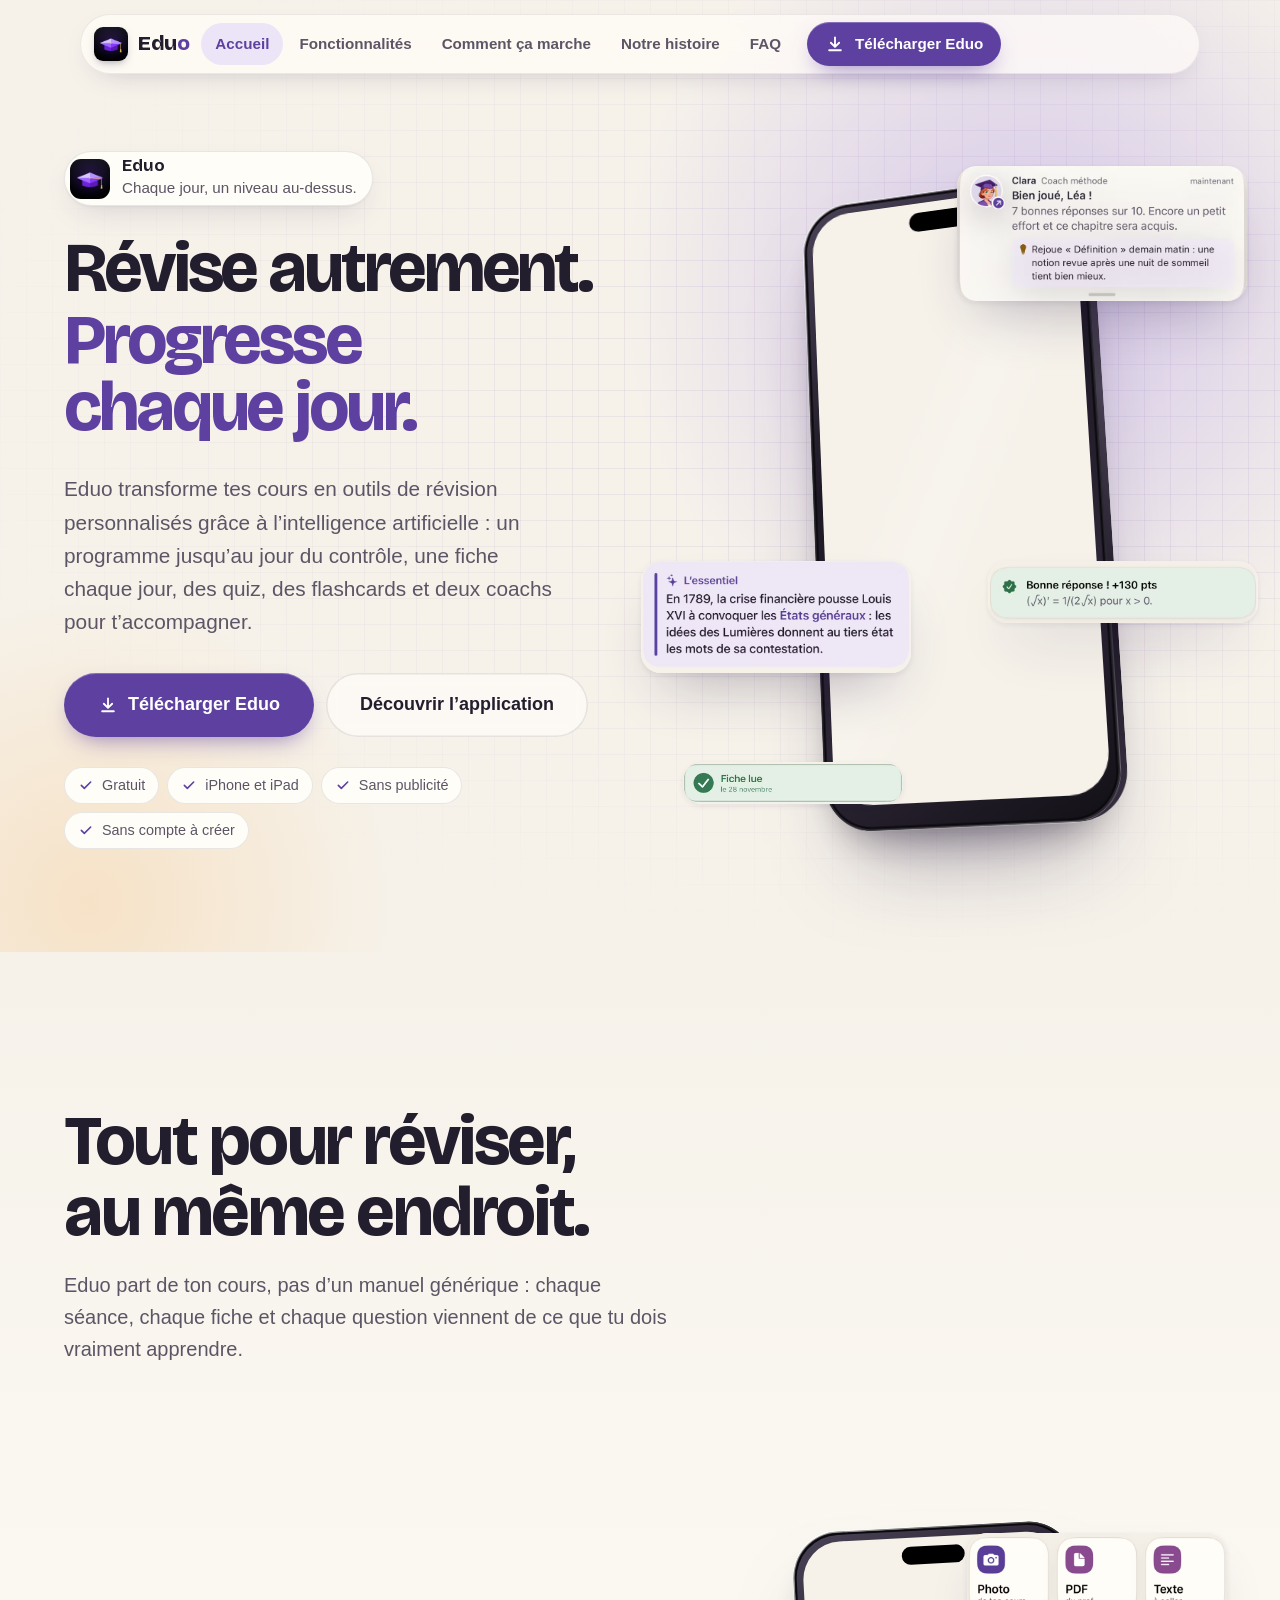
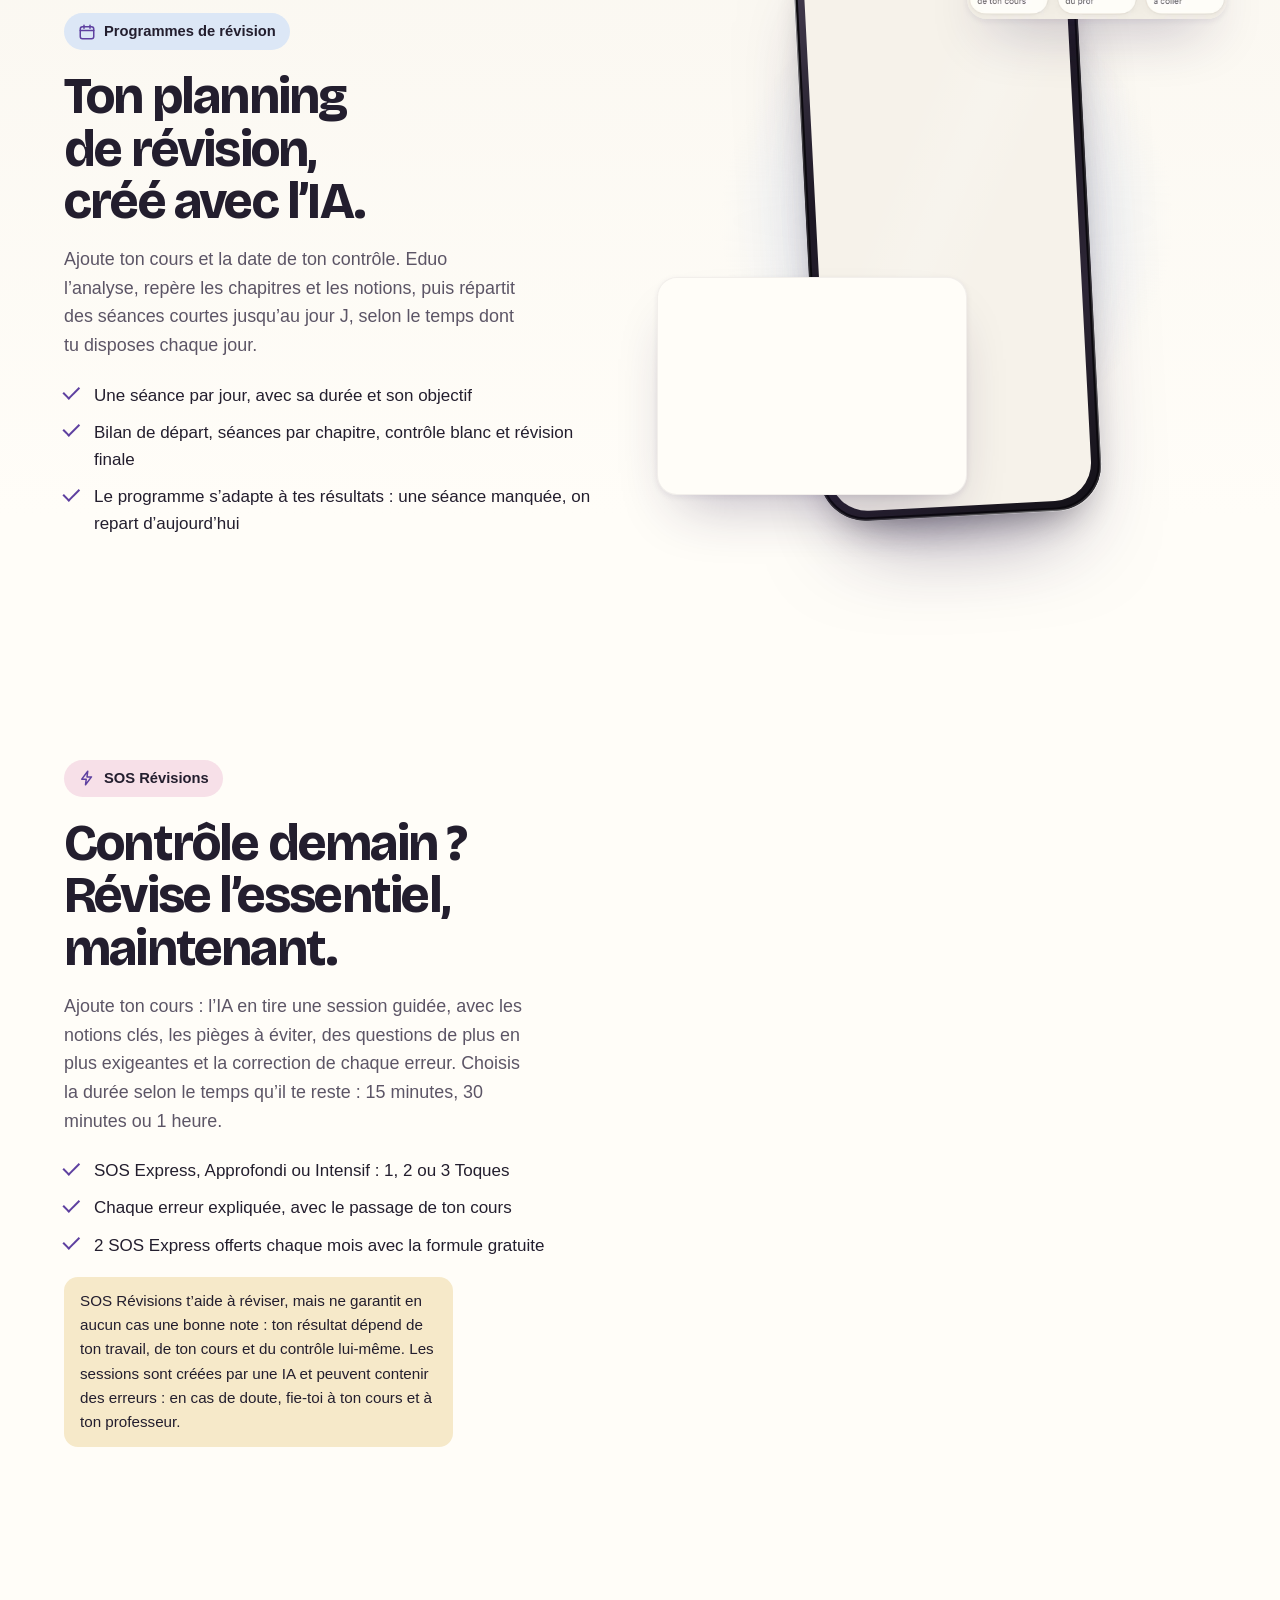
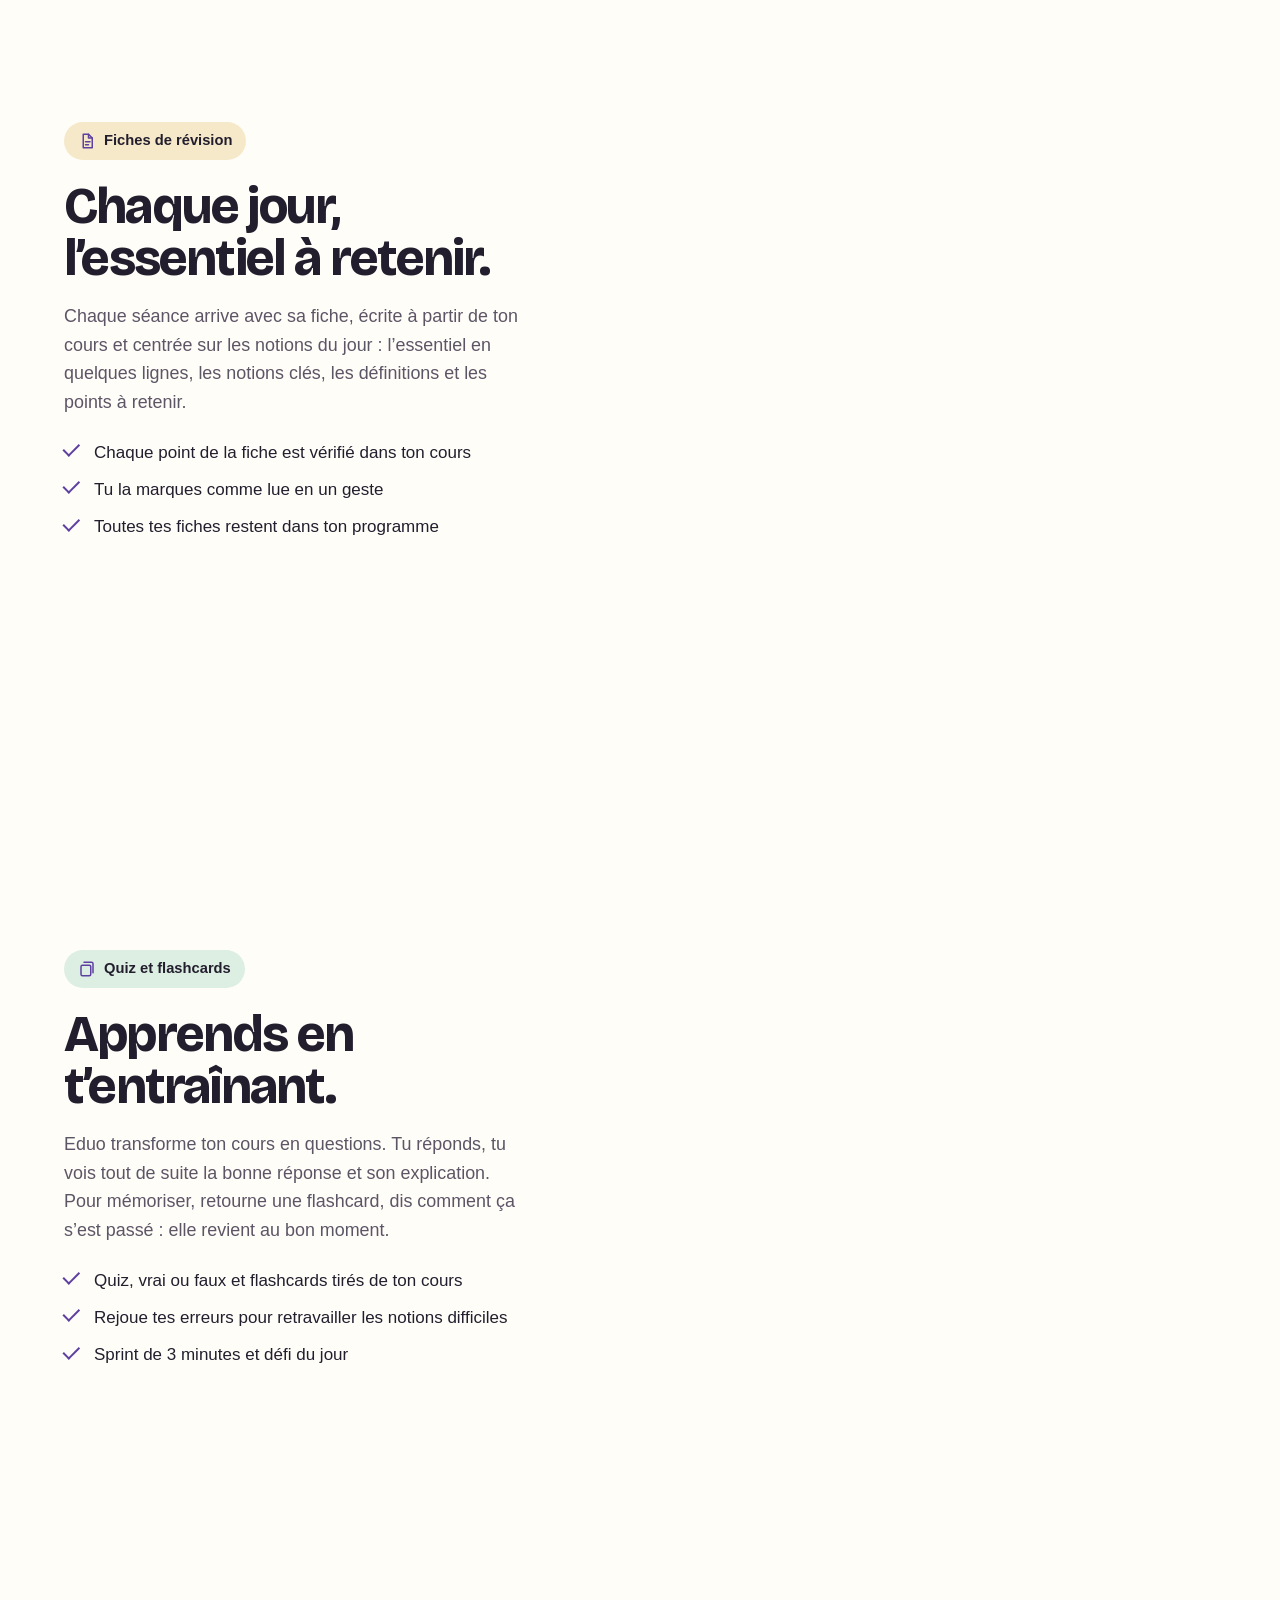
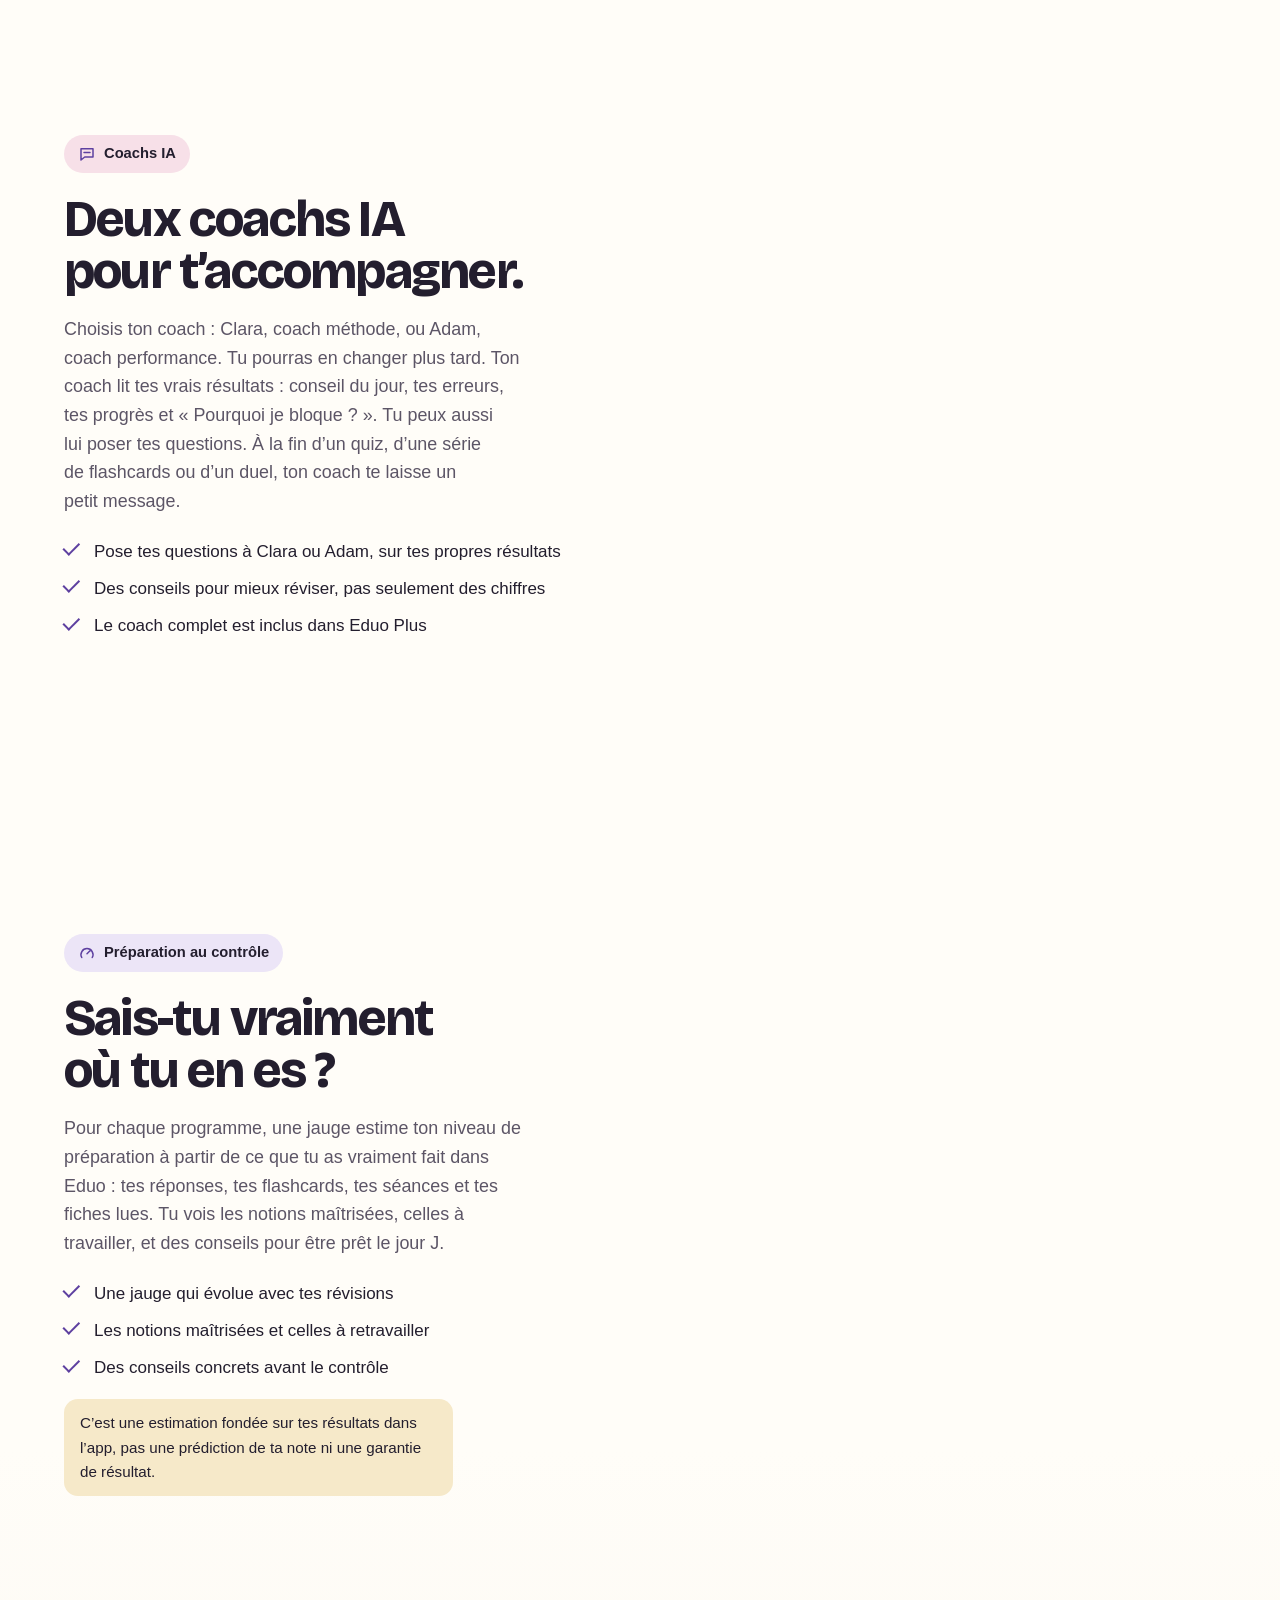
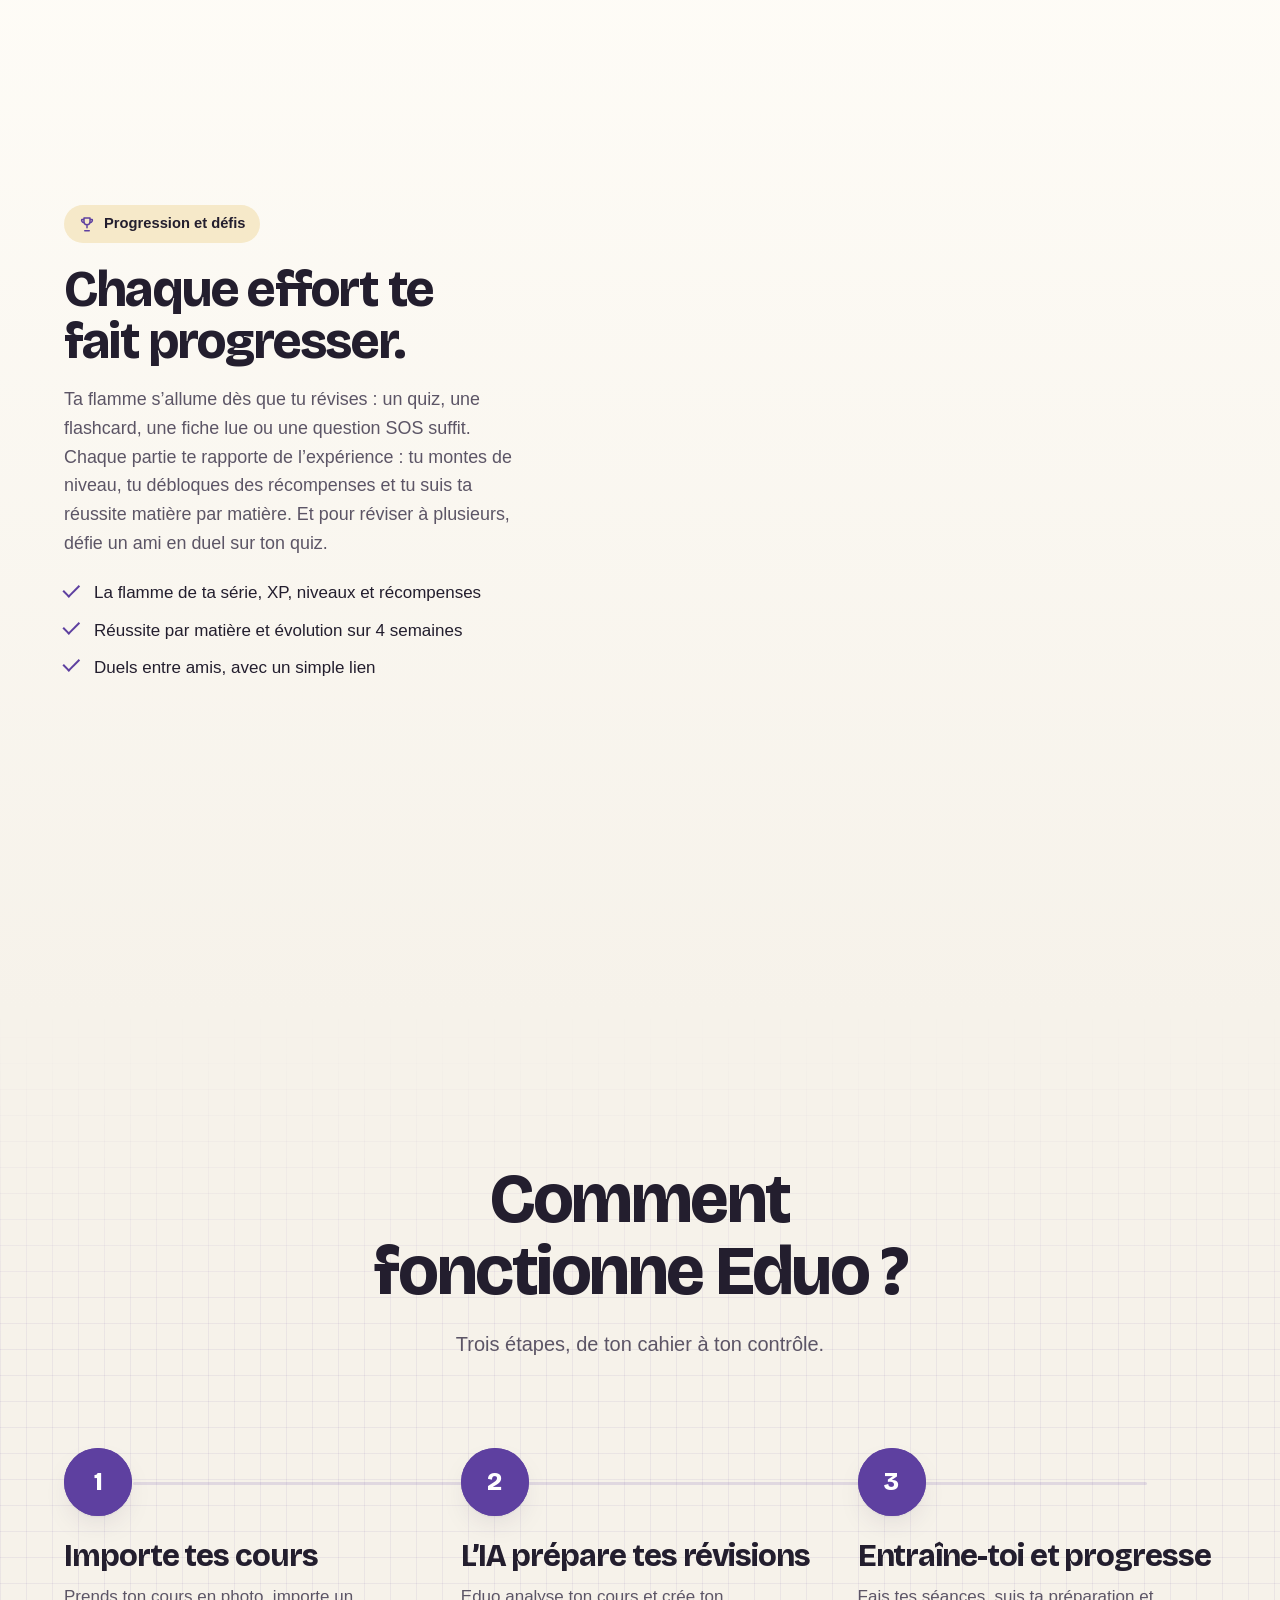
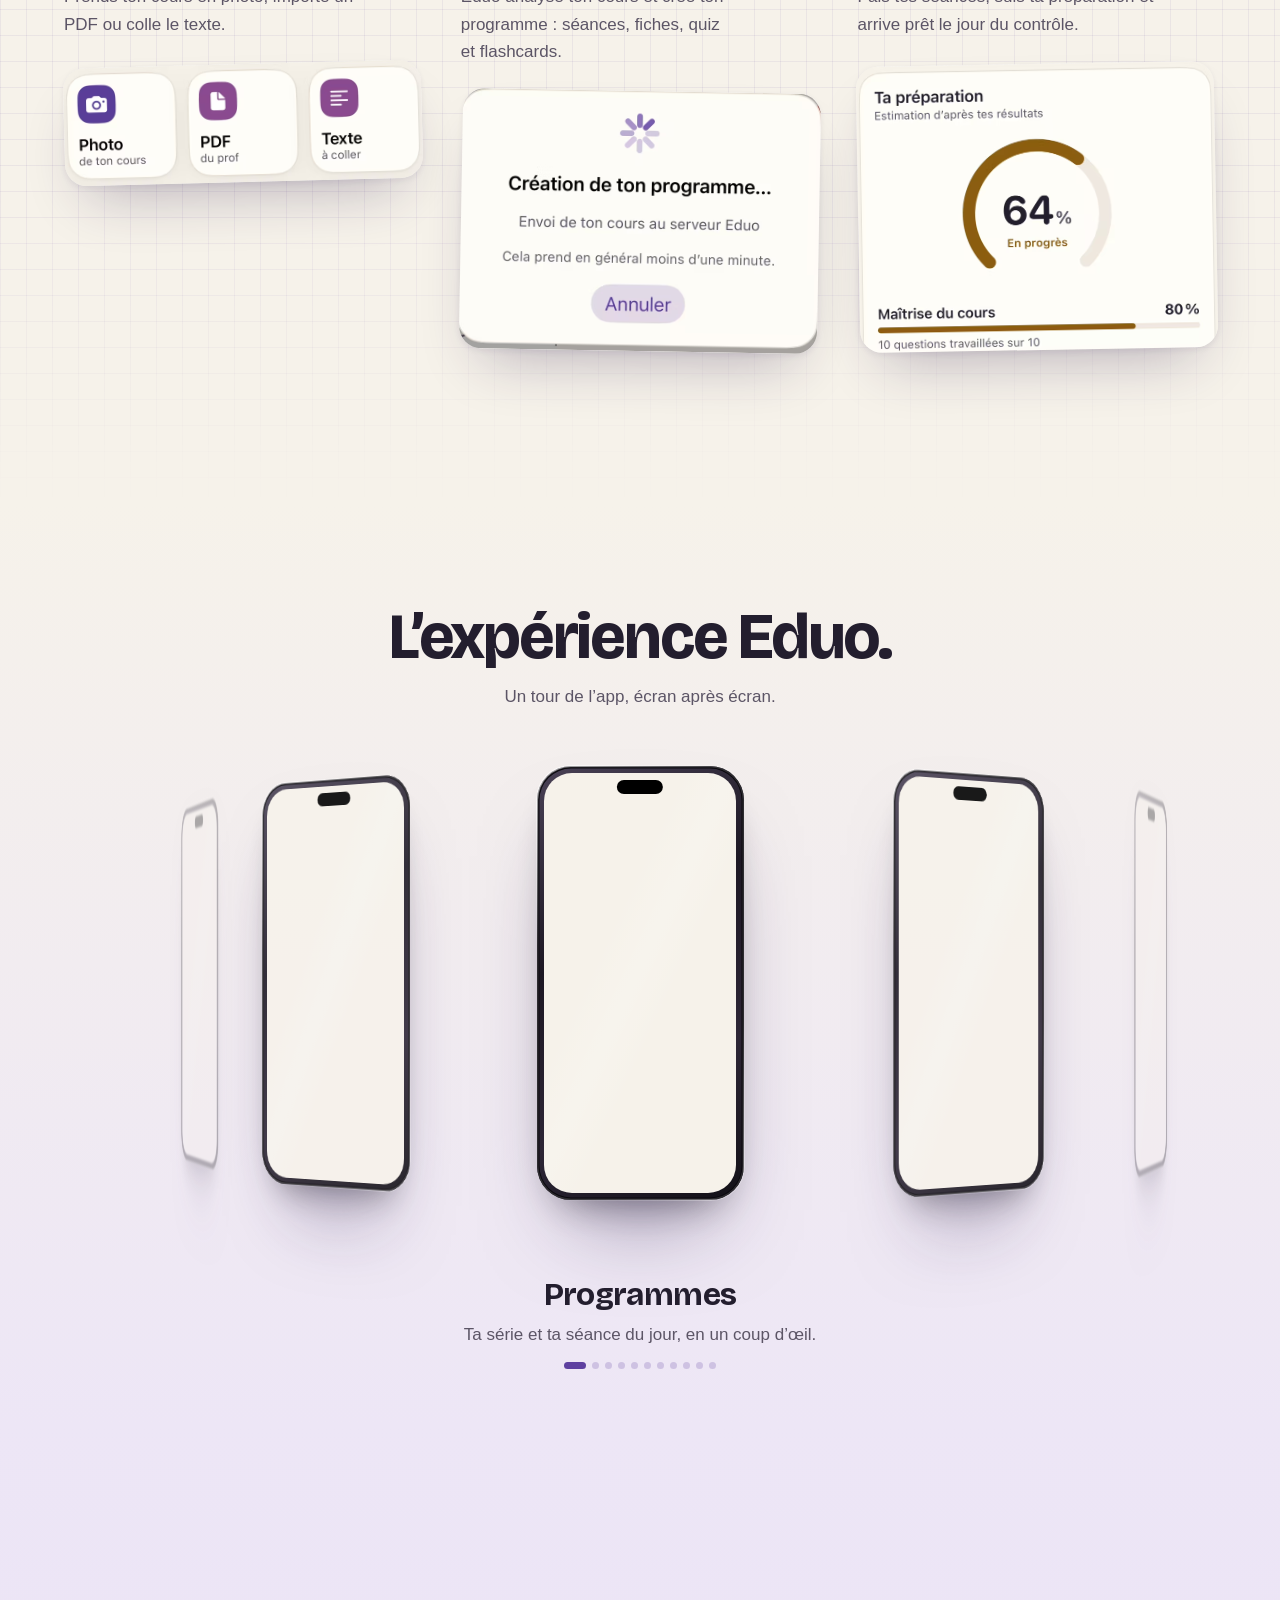
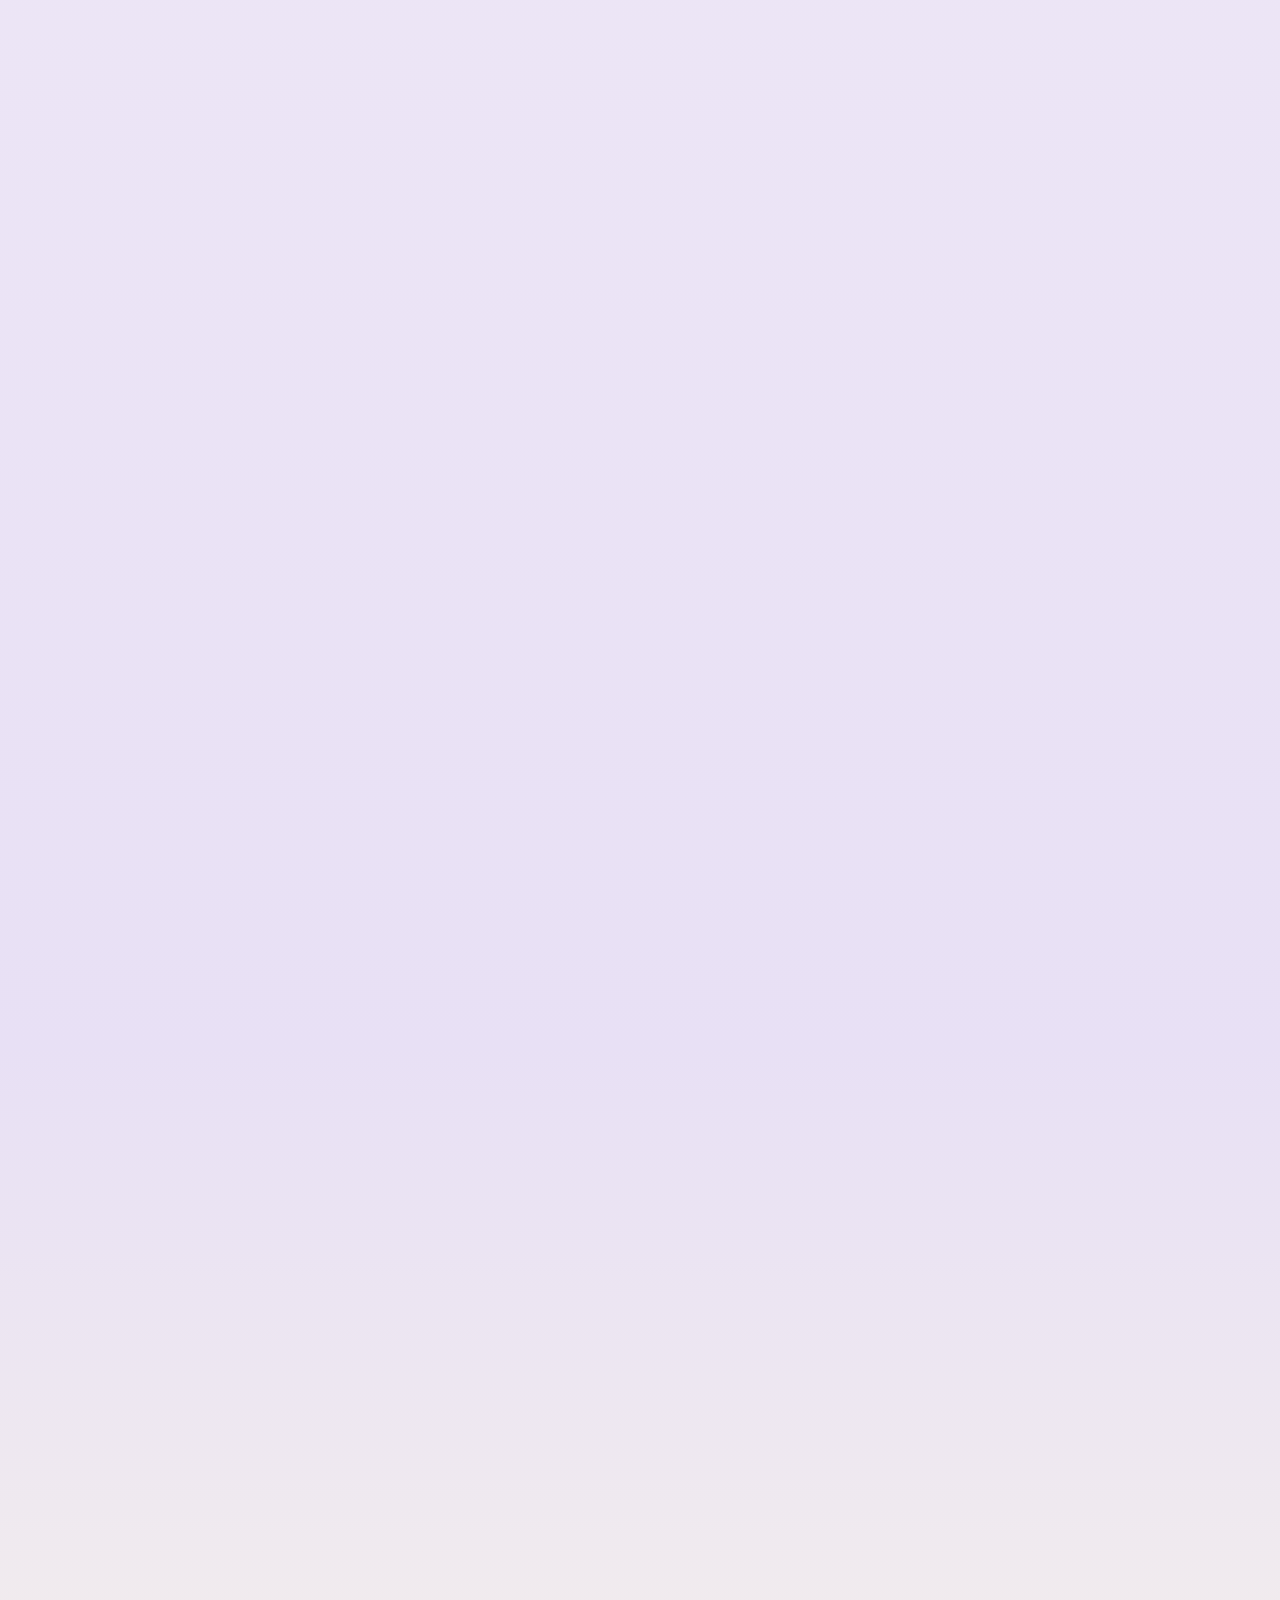
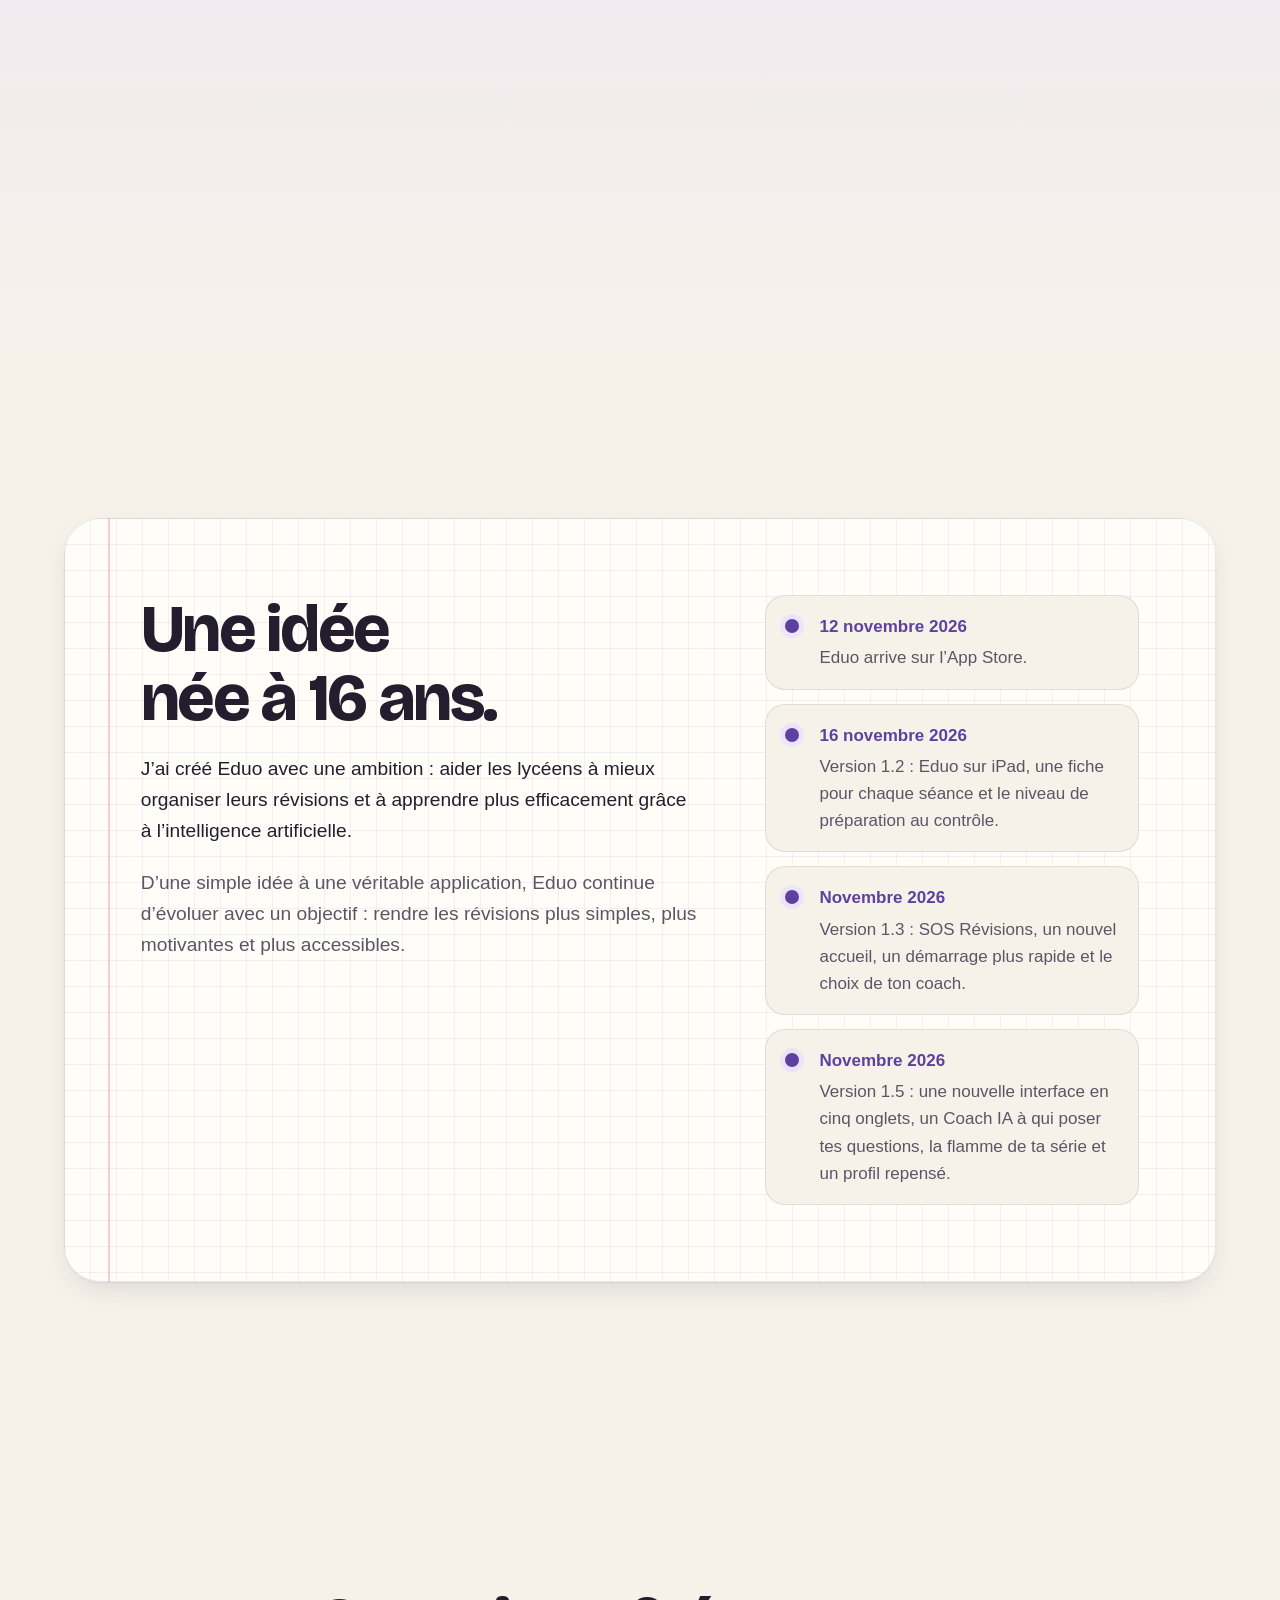
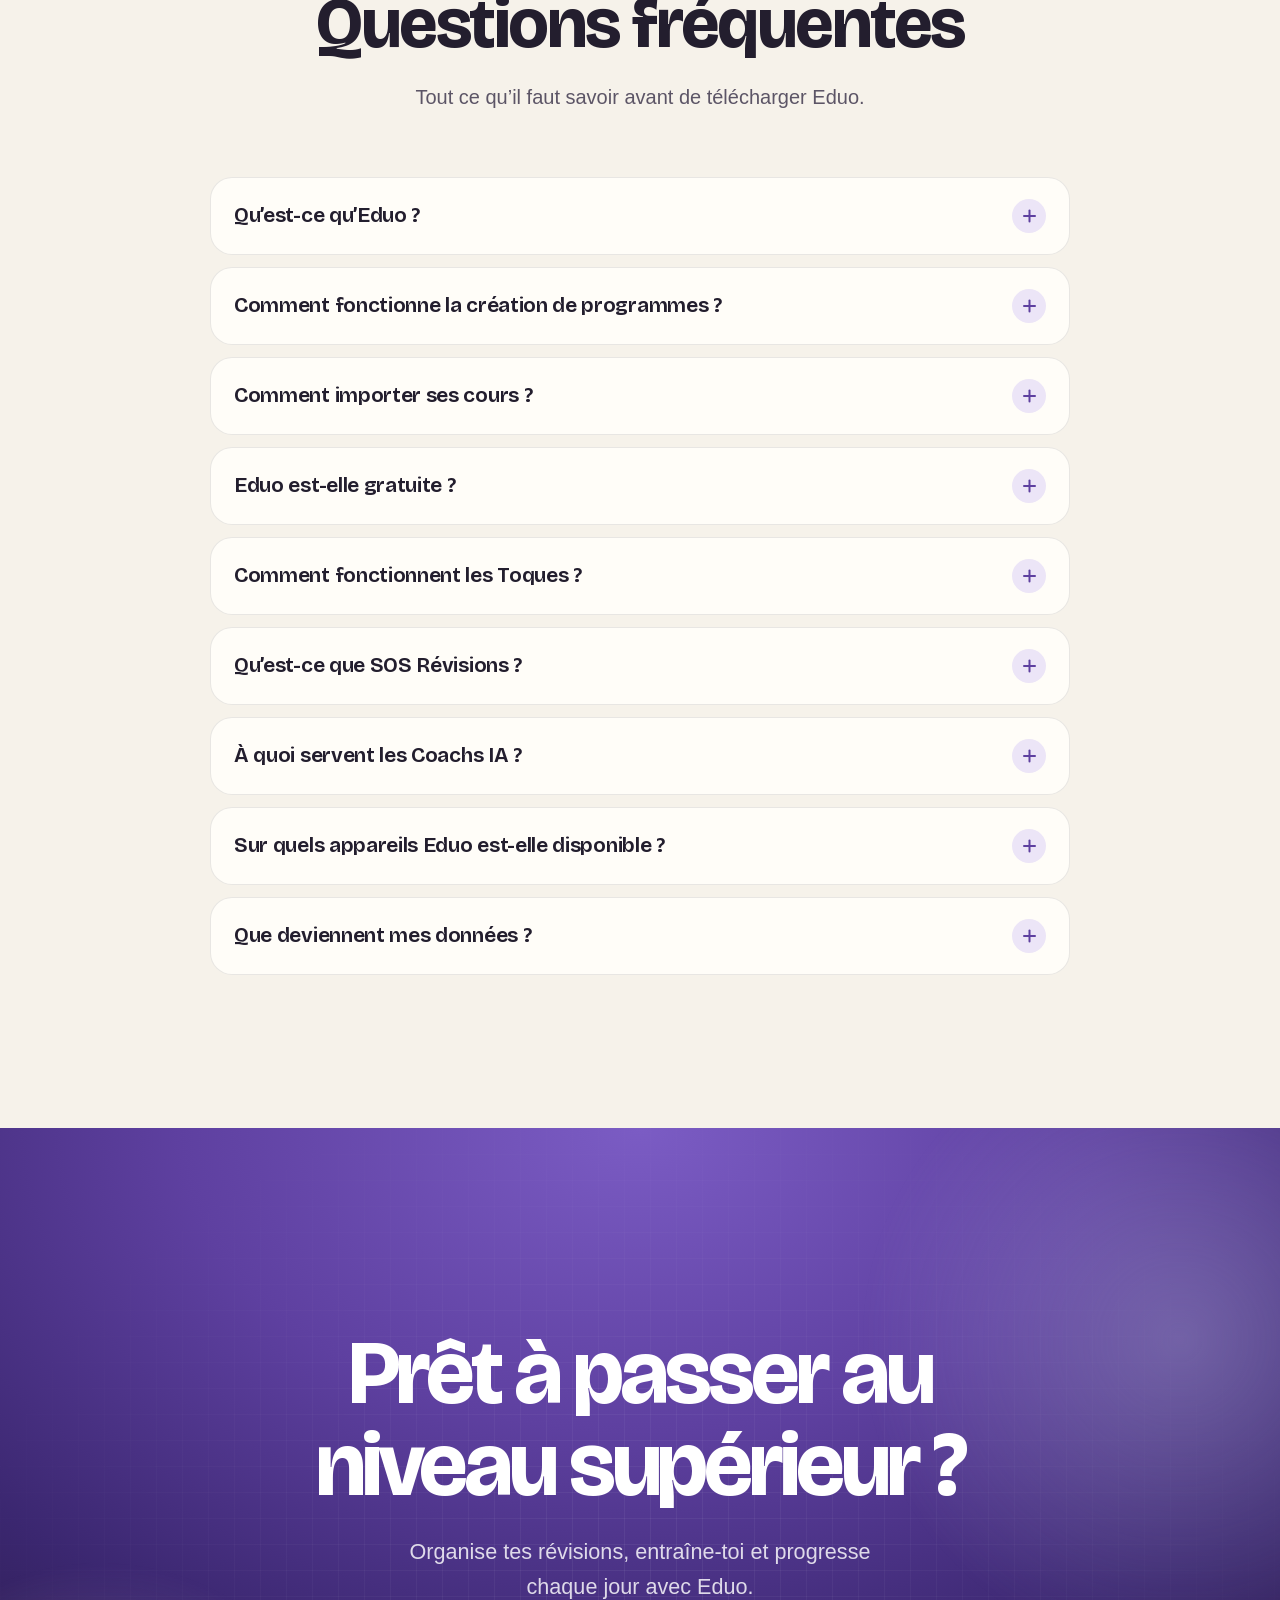
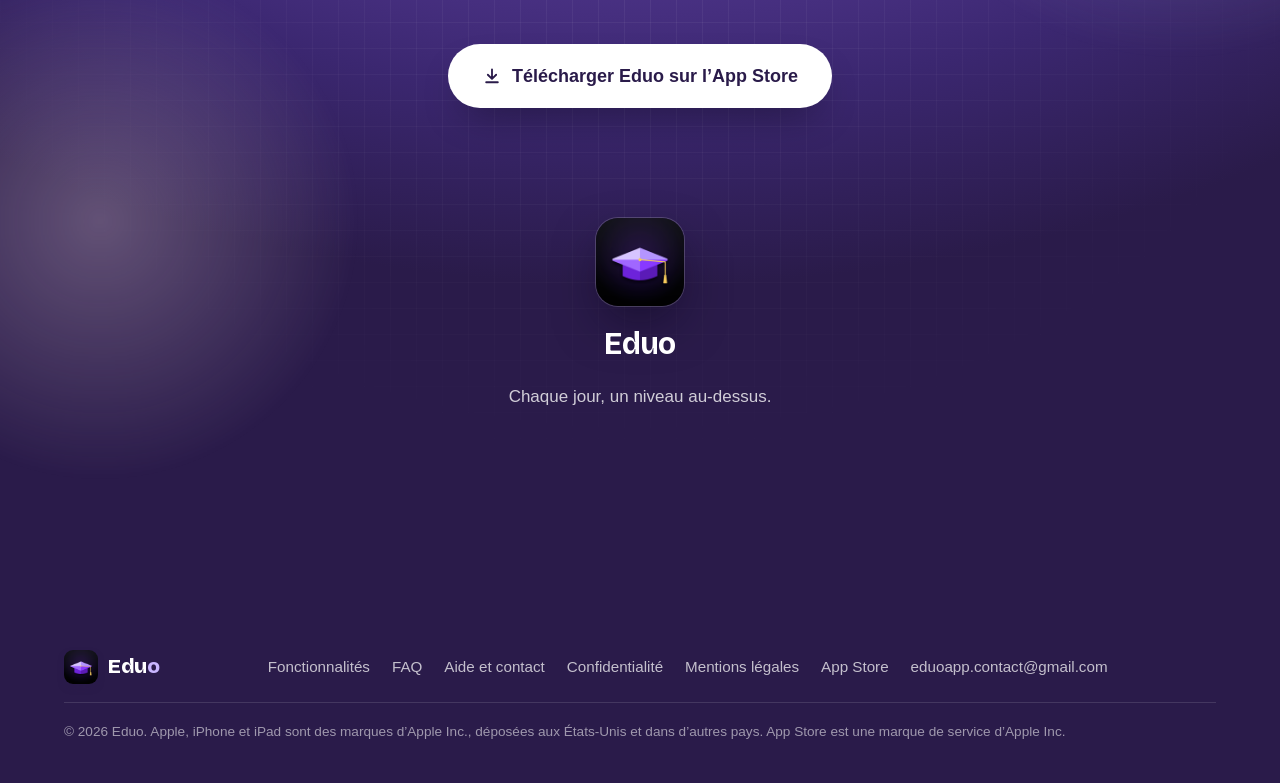
<file: index.html>
<!doctype html>
<html lang="fr">
<head>
  <meta charset="utf-8">
  <meta name="viewport" content="width=device-width, initial-scale=1, viewport-fit=cover">
  <title>Eduo · L’app de révision des lycéens, avec l’IA</title>
  <meta name="description" content="Eduo transforme tes cours en programme de révision avec l’IA : fiches, quiz, flashcards, coachs IA et SOS Révisions. Gratuit sur iPhone et iPad.">
  <link rel="canonical" href="https://www.eduoapp.fr/">
  <meta name="theme-color" content="#F6F2EA">
  <meta name="apple-itunes-app" content="app-id=6831674131">
  <meta property="og:type" content="website">
  <meta property="og:locale" content="fr_FR">
  <meta property="og:site_name" content="Eduo">
  <meta property="og:title" content="Eduo · Chaque jour, un niveau au-dessus.">
  <meta property="og:description" content="Ton programme de révision créé avec l’IA à partir de tes cours : fiches, quiz, flashcards et coachs IA. Gratuit sur iPhone et iPad.">
  <meta property="og:url" content="https://www.eduoapp.fr/">
  <meta property="og:image" content="https://www.eduoapp.fr/assets/img/og-eduo.jpg">
  <meta property="og:image:width" content="1200">
  <meta property="og:image:height" content="630">
  <meta name="twitter:card" content="summary_large_image">
  <link rel="icon" href="favicon.ico" sizes="32x32">
  <link rel="icon" href="assets/img/favicon-32.png" type="image/png" sizes="32x32">
  <link rel="apple-touch-icon" href="assets/img/apple-touch-icon.png">
  <link rel="manifest" href="site.webmanifest">
  <link rel="preload" href="assets/fonts/bricolage-latin.woff2" as="font" type="font/woff2" crossorigin>
  <link rel="stylesheet" href="assets/css/site.css">
  <script>document.documentElement.classList.add("js")</script>
  <script type="application/ld+json">{"@context": "https://schema.org", "@type": "MobileApplication", "name": "Eduo", "operatingSystem": "iOS 17.0 ou plus récent, iPadOS 17.0 ou plus récent", "applicationCategory": "EducationalApplication", "inLanguage": "fr", "description": "Application de révision pour les lycéens : programmes de révision créés avec l’IA à partir de tes cours, SOS Révisions avant un contrôle, fiches quotidiennes, quiz, flashcards, coachs IA et niveau de préparation au contrôle.", "url": "https://www.eduoapp.fr/", "downloadUrl": "https://apps.apple.com/fr/app/eduo/id6831674131", "image": "https://www.eduoapp.fr/assets/img/og-eduo.jpg", "offers": {"@type": "Offer", "price": "0", "priceCurrency": "EUR"}, "publisher": {"@type": "Person", "name": "Vincent Lauwerys"}}</script>
  <script type="application/ld+json">{"@context": "https://schema.org", "@type": "FAQPage", "mainEntity": [{"@type": "Question", "name": "Qu’est-ce qu’Eduo ?", "acceptedAnswer": {"@type": "Answer", "text": "Eduo est une application de révision pour les lycéens, sur iPhone et iPad. À partir de tes propres cours, elle crée un programme de révision jusqu’au jour du contrôle, avec une fiche pour chaque séance, des quiz, des flashcards et deux coachs IA. Quand le contrôle approche, SOS Révisions te fait réviser l’essentiel en une session guidée.  L’app est en français, sans publicité et sans compte à créer."}}, {"@type": "Question", "name": "Comment fonctionne la création de programmes ?", "acceptedAnswer": {"@type": "Answer", "text": "Dans l’onglet Programmes, touche « Créer mon programme » (ou le bouton +), donne un titre à ton contrôle, choisis sa date et ajoute ton cours. Tu peux aussi indiquer le temps dont tu disposes chaque jour et si le contrôle te paraît difficile.  L’IA analyse ton cours, en tire les chapitres et les notions, puis répartit les séances jusqu’au jour J. Le programme est recalculé d’après tes résultats : si tu manques une séance, il repart d’aujourd’hui."}}, {"@type": "Question", "name": "Comment importer ses cours ?", "acceptedAnswer": {"@type": "Answer", "text": "Trois façons : prendre ton cours en photo, importer un PDF ou coller le texte.  Pour créer ton programme, ton cours est envoyé au serveur Eduo pour l’analyse, puis effacé. Si la création par l’IA n’est pas possible, « Créer sans IA » prépare des questions directement sur ton appareil."}}, {"@type": "Question", "name": "Eduo est-elle gratuite ?", "acceptedAnswer": {"@type": "Answer", "text": "Oui, Eduo se télécharge gratuitement. La formule gratuite permet de créer 2 programmes de révision par mois, 3 quiz par l’IA par semaine et 2 SOS Express par mois.  Pour aller plus loin, tu peux acheter des Toques ou t’abonner à Eduo Plus, au mois ou à l’année : coachs IA, analyse approfondie de tes erreurs, statistiques détaillées et 25 Toques par mois. L’abonnement se résilie à tout moment dans les réglages de ton compte Apple."}}, {"@type": "Question", "name": "Comment fonctionnent les Toques ?", "acceptedAnswer": {"@type": "Answer", "text": "Une Toque correspond à une création par l’IA : un programme ou un quiz. Une session SOS Révisions coûte 1 à 3 Toques selon sa durée. Elles ne sont utilisées que si la création réussit, et elles sont rendues automatiquement en cas d’échec. Revoir un programme, refaire un quiz ou rouvrir une session SOS déjà créée ne coûte rien.  Les Toques s’achètent par packs, de 1 à 20, sans abonnement. Elles n’expirent pas et restent liées à ton compte Apple. Avec Eduo Plus, tu en reçois 25 chaque mois."}}, {"@type": "Question", "name": "Qu’est-ce que SOS Révisions ?", "acceptedAnswer": {"@type": "Answer", "text": "Une session intensive quand le contrôle approche. Ajoute ton cours et choisis une durée : SOS Express (15 minutes, 1 Toque), SOS Approfondi (30 minutes, 2 Toques) ou SOS Intensif (1 heure, 3 Toques). L’IA en tire les notions clés, les pièges à éviter et des questions de plus en plus exigeantes, et chaque erreur est corrigée avec le passage de ton cours. Avec la formule gratuite, 2 SOS Express sont offerts chaque mois.  SOS Révisions t’aide à réviser, mais ne garantit en aucun cas une bonne note. Les sessions sont créées par une IA et peuvent contenir des erreurs : en cas de doute, fie-toi à ton cours et à ton professeur."}}, {"@type": "Question", "name": "À quoi servent les Coachs IA ?", "acceptedAnswer": {"@type": "Answer", "text": "Tu choisis ton coach : Clara, coach méthode, ou Adam, coach performance, et tu peux en changer plus tard. Ton coach analyse tes résultats et ta progression : conseil du jour, bilan, point faible, erreurs qui reviennent et « Pourquoi je bloque ? ». Tu peux aussi lui poser tes questions. Le coach complet fait partie d’Eduo Plus.  À la fin d’un quiz, d’une série de flashcards ou d’un duel, ton coach te laisse aussi un petit message d’après tes vrais résultats."}}, {"@type": "Question", "name": "Sur quels appareils Eduo est-elle disponible ?", "acceptedAnswer": {"@type": "Answer", "text": "Eduo est disponible sur l’App Store pour iPhone et iPad, avec iOS ou iPadOS 17 ou plus récent. L’app n’existe pas encore sur Android."}}, {"@type": "Question", "name": "Que deviennent mes données ?", "acceptedAnswer": {"@type": "Answer", "text": "Pas de compte, pas de publicité, pas de suivi publicitaire. Tes quiz, tes résultats et tes programmes restent sur ton appareil ; tu peux tout effacer depuis les réglages de l’app.  Le détail est dans la  politique de confidentialité ."}}]}</script>
</head>
<body>
<a class="skip" href="#contenu">Aller au contenu</a>

<header class="nav" data-open="false">
  <div class="nav__bar">
    <a class="brand" href="#accueil" aria-label="Eduo, retour à l’accueil"><img src="assets/img/icone-192.png" alt="" width="34" height="34"><span>Edu<b>o</b></span></a>
    <nav aria-label="Navigation principale"><ul class="nav__links"><li><a href="#accueil" data-nav="accueil">Accueil</a></li><li><a href="#fonctionnalites" data-nav="fonctionnalites">Fonctionnalités</a></li><li><a href="#comment-ca-marche" data-nav="comment-ca-marche">Comment ça marche</a></li><li><a href="#histoire" data-nav="histoire">Notre histoire</a></li><li><a href="#faq" data-nav="faq">FAQ</a></li></ul></nav>
    <a class="btn nav__cta" href="https://apps.apple.com/fr/app/eduo/id6831674131"><svg viewBox="0 0 24 24" fill="none" stroke="currentColor" stroke-width="2.2" stroke-linecap="round" stroke-linejoin="round" aria-hidden="true"><path d="M12 4v11M7 10.5l5 5 5-5M5 19.5h14"/></svg><span>Télécharger Eduo</span></a>
    <button class="nav__toggle" type="button" aria-expanded="false" aria-controls="menu" aria-label="Ouvrir le menu"><span></span><span></span><span></span></button>
  </div>
  <div class="nav__sheet" id="menu"><a href="#accueil" data-nav="accueil">Accueil</a><a href="#fonctionnalites" data-nav="fonctionnalites">Fonctionnalités</a><a href="#comment-ca-marche" data-nav="comment-ca-marche">Comment ça marche</a><a href="#histoire" data-nav="histoire">Notre histoire</a><a href="#faq" data-nav="faq">FAQ</a><a class="btn" href="https://apps.apple.com/fr/app/eduo/id6831674131"><svg viewBox="0 0 24 24" fill="none" stroke="currentColor" stroke-width="2.2" stroke-linecap="round" stroke-linejoin="round" aria-hidden="true"><path d="M12 4v11M7 10.5l5 5 5-5M5 19.5h14"/></svg><span>Télécharger Eduo</span></a></div>
</header>

<main id="contenu">
  <!-- 1. Accueil -->
  <section class="hero" id="accueil" aria-labelledby="titre-accueil">
    <div class="paper-grid" style="position:absolute;inset:0;z-index:-2;-webkit-mask:radial-gradient(110% 80% at 72% 42%,#000 25%,transparent 72%);mask:radial-gradient(110% 80% at 72% 42%,#000 25%,transparent 72%)" aria-hidden="true"></div>
    <div class="hero__glow hero__glow--a" aria-hidden="true"></div>
    <div class="hero__glow hero__glow--b" aria-hidden="true"></div>
    <div class="wrap hero__grid">
      <div class="hero__copy">
        <div class="hero__brand" data-intro style="--d:.05s"><img src="assets/img/icone-192.png" alt="" width="40" height="40"><span><strong>Eduo</strong>Chaque jour, un niveau au-dessus.</span></div>
        <h1 id="titre-accueil"><span class="line"><span style="--d:.15s">Révise autrement.</span></span><span class="line line--violet"><span style="--d:.3s">Progresse chaque jour.</span></span></h1>
        <p class="hero__lead" data-intro style="--d:.5s">Eduo transforme tes cours en outils de révision personnalisés grâce à l’intelligence artificielle : un programme jusqu’au jour du contrôle, une fiche chaque jour, des quiz, des flashcards et deux coachs pour t’accompagner.</p>
        <div class="hero__actions" data-intro style="--d:.65s"><a class="btn btn--big" href="https://apps.apple.com/fr/app/eduo/id6831674131"><svg viewBox="0 0 24 24" fill="none" stroke="currentColor" stroke-width="2.2" stroke-linecap="round" stroke-linejoin="round" aria-hidden="true"><path d="M12 4v11M7 10.5l5 5 5-5M5 19.5h14"/></svg><span>Télécharger Eduo</span></a><a class="btn btn--ghost btn--big" href="#fonctionnalites">Découvrir l’application</a></div>
        <ul class="hero__facts" data-intro style="--d:.8s" aria-label="En bref">
          <li class="pill"><svg viewBox="0 0 24 24" fill="none" stroke="currentColor" stroke-width="2.4" stroke-linecap="round" stroke-linejoin="round" aria-hidden="true"><path d="M5 12.5l4.5 4.5L19 7.5"/></svg>Gratuit</li><li class="pill"><svg viewBox="0 0 24 24" fill="none" stroke="currentColor" stroke-width="2.4" stroke-linecap="round" stroke-linejoin="round" aria-hidden="true"><path d="M5 12.5l4.5 4.5L19 7.5"/></svg>iPhone et iPad</li><li class="pill"><svg viewBox="0 0 24 24" fill="none" stroke="currentColor" stroke-width="2.4" stroke-linecap="round" stroke-linejoin="round" aria-hidden="true"><path d="M5 12.5l4.5 4.5L19 7.5"/></svg>Sans publicité</li><li class="pill"><svg viewBox="0 0 24 24" fill="none" stroke="currentColor" stroke-width="2.4" stroke-linecap="round" stroke-linejoin="round" aria-hidden="true"><path d="M5 12.5l4.5 4.5L19 7.5"/></svg>Sans compte à créer</li>
        </ul>
      </div>
      <div class="hero__stage">
        <div class="phone3d" id="heroPhone">
          <div class="phone3d__back" aria-hidden="true"></div>
          <div class="phone3d__slice" aria-hidden="true" style="transform:translateZ(-3.6px)"></div><div class="phone3d__slice" aria-hidden="true" style="transform:translateZ(-7.2px)"></div><div class="phone3d__slice" aria-hidden="true" style="transform:translateZ(-10.8px)"></div><div class="phone3d__slice" aria-hidden="true" style="transform:translateZ(-14.4px)"></div><div class="phone3d__slice" aria-hidden="true" style="transform:translateZ(-18.0px)"></div><div class="phone3d__slice" aria-hidden="true" style="transform:translateZ(-21.6px)"></div><div class="phone3d__slice" aria-hidden="true" style="transform:translateZ(-25.2px)"></div><div class="phone3d__slice" aria-hidden="true" style="transform:translateZ(-28.8px)"></div><div class="phone3d__slice" aria-hidden="true" style="transform:translateZ(-32.4px)"></div><div class="phone3d__slice" aria-hidden="true" style="transform:translateZ(-36.0px)"></div>
          <div class="phone"><div class="phone__screen"><picture><source type="image/avif" srcset="assets/img/ecrans/accueil.avif"><img src="assets/img/ecrans/accueil.jpg" alt="Onglet Programmes de l’application Eduo : « Salut Léa ! », la série de révision et la séance du jour" width="720" height="1565" decoding="async" fetchpriority="high"></picture></div></div>
        </div>
        <div class="chip-card float" data-depth="60" style="--cw:270px;left:-10%;top:58%;--fd:-1s;--d:0.9s"><picture><source type="image/avif" srcset="assets/img/details/c-essentiel.avif"><img src="assets/img/details/c-essentiel.jpg" alt="L’essentiel d’une fiche de révision" width="760" height="317" decoding="async" loading="lazy"></picture></div>
        <div class="chip-card float" data-depth="90" style="--cw:270px;right:-8%;top:58%;--fd:-3s;--d:1.05s"><picture><source type="image/avif" srcset="assets/img/details/c-bonne-reponse.avif"><img src="assets/img/details/c-bonne-reponse.jpg" alt="Bonne réponse ! +130 points" width="760" height="175" decoding="async" loading="lazy"></picture></div>
        <div class="chip-card float" data-depth="40" style="--cw:290px;right:-6%;top:6%;--fd:-2s;--d:1.2s"><picture><source type="image/avif" srcset="assets/img/details/c-notif-clara.avif"><img src="assets/img/details/c-notif-clara.jpg" alt="Message de Clara : « Bien joué, Léa ! »" width="760" height="355" decoding="async" loading="lazy"></picture></div>
        <div class="chip-card float" data-depth="70" style="--cw:220px;left:-2%;bottom:10%;--fd:-4s;--d:1.35s"><picture><source type="image/avif" srcset="assets/img/details/c-fiche-lue.avif"><img src="assets/img/details/c-fiche-lue.jpg" alt="Fiche lue" width="760" height="145" decoding="async" loading="lazy"></picture></div>
      </div>
    </div>
  </section>

  <!-- 2. Fonctionnalités -->
  <section class="section features" id="fonctionnalites" aria-labelledby="titre-fonctionnalites">
    <div class="wrap">
      <div class="section-head reveal">
        <h2 id="titre-fonctionnalites">Tout pour réviser, au même endroit.</h2>
        <p>Eduo part de ton cours, pas d’un manuel générique : chaque séance, chaque fiche et chaque question viennent de ce que tu dois vraiment apprendre.</p>
      </div>
      <div class="story-grid">
        <div class="features__list">
      <article class="feature reveal" id="f-programmes" data-feature="0" style="--tone:var(--sky)">
        <span class="feature__tag"><svg viewBox="0 0 24 24" fill="none" stroke="currentColor" stroke-width="2" stroke-linecap="round" stroke-linejoin="round" aria-hidden="true"><rect x="3" y="5" width="18" height="16" rx="3"/><path d="M3 10h18M8 3v4M16 3v4"/></svg>Programmes de révision</span>
        <h3>Ton planning de révision, créé avec l’IA.</h3>
        <p>Ajoute ton cours et la date de ton contrôle. Eduo l’analyse, repère les chapitres et les notions, puis répartit des séances courtes jusqu’au jour J, selon le temps dont tu disposes chaque jour.</p>
        <ul><li>Une séance par jour, avec sa durée et son objectif</li><li>Bilan de départ, séances par chapitre, contrôle blanc et révision finale</li><li>Le programme s’adapte à tes résultats : une séance manquée, on repart d’aujourd’hui</li></ul>
        <div class="feature__visual"><div class="scene" data-scene="0" style="--tone:var(--sky)"><div class="scene__halo" aria-hidden="true"></div><div class="phone"><div class="phone__screen"><picture><source type="image/avif" srcset="assets/img/ecrans/programme.avif"><img src="assets/img/ecrans/programme.jpg" alt="Écran d’un contrôle dans Eduo : la séance du jour, le sprint de 3 minutes et le niveau de préparation" width="720" height="1565" decoding="async" loading="lazy"></picture></div></div><div class="chip-card float" data-depth="40" style="--cw:310px;left:-4%;bottom:12%"><picture><source type="image/avif" srcset="assets/img/details/c-seances.avif"><img src="assets/img/details/c-seances.jpg" alt="Les séances du programme, jour par jour : bilan de départ, la Révolution française, contrôle blanc, révision finale" width="760" height="533" decoding="async" loading="lazy"></picture></div><div class="chip-card float" data-depth="70" style="--cw:260px;right:-2%;top:10%;--fd:-2s"><picture><source type="image/avif" srcset="assets/img/details/c-import.avif"><img src="assets/img/details/c-import.jpg" alt="Importer son cours : photo, PDF ou texte" width="760" height="250" decoding="async" loading="lazy"></picture></div></div></div>
      </article>
      <article class="feature reveal" id="f-sos" data-feature="1" style="--tone:var(--rose)">
        <span class="feature__tag"><svg viewBox="0 0 24 24" fill="none" stroke="currentColor" stroke-width="2" stroke-linecap="round" stroke-linejoin="round" aria-hidden="true"><path d="M13 3L5 13.5h6L10 21l8-10.5h-6z"/></svg>SOS Révisions</span>
        <h3>Contrôle demain ? Révise l’essentiel, maintenant.</h3>
        <p>Ajoute ton cours : l’IA en tire une session guidée, avec les notions clés, les pièges à éviter, des questions de plus en plus exigeantes et la correction de chaque erreur. Choisis la durée selon le temps qu’il te reste : 15 minutes, 30 minutes ou 1 heure.</p>
        <ul><li>SOS Express, Approfondi ou Intensif : 1, 2 ou 3 Toques</li><li>Chaque erreur expliquée, avec le passage de ton cours</li><li>2 SOS Express offerts chaque mois avec la formule gratuite</li></ul><p class="feature__note">SOS Révisions t’aide à réviser, mais ne garantit en aucun cas une bonne note : ton résultat dépend de ton travail, de ton cours et du contrôle lui-même. Les sessions sont créées par une IA et peuvent contenir des erreurs : en cas de doute, fie-toi à ton cours et à ton professeur.</p>
        <div class="feature__visual"><div class="scene" data-scene="1" style="--tone:var(--rose)"><div class="scene__halo" aria-hidden="true"></div><div class="phone"><div class="phone__screen"><picture><source type="image/avif" srcset="assets/img/ecrans/sos-hub.avif"><img src="assets/img/ecrans/sos-hub.jpg" alt="Onglet SOS Révisions d’Eduo : « Ton contrôle approche ? », 15 min, 30 min ou 1 h, et la session à reprendre" width="720" height="1565" decoding="async" loading="lazy"></picture></div></div><div class="chip-card float" data-depth="70" style="--cw:320px;left:-8%;bottom:12%"><picture><source type="image/avif" srcset="assets/img/details/c-sos-correction.avif"><img src="assets/img/details/c-sos-correction.jpg" alt="Une erreur corrigée : pourquoi c’est faux et la bonne réponse" width="760" height="651" decoding="async" loading="lazy"></picture></div><div class="chip-card float" data-depth="50" style="--cw:290px;right:-8%;top:12%;--fd:-2s"><picture><source type="image/avif" srcset="assets/img/details/c-sos-piege.avif"><img src="assets/img/details/c-sos-piege.jpg" alt="Piège à éviter, tiré du cours" width="760" height="182" decoding="async" loading="lazy"></picture></div></div></div>
      </article>
      <article class="feature reveal" id="f-fiches" data-feature="2" style="--tone:var(--butter)">
        <span class="feature__tag"><svg viewBox="0 0 24 24" fill="none" stroke="currentColor" stroke-width="2" stroke-linecap="round" stroke-linejoin="round" aria-hidden="true"><path d="M7 3h7l5 5v13H7z"/><path d="M14 3v5h5M10 13h6M10 17h4"/></svg>Fiches de révision</span>
        <h3>Chaque jour, l’essentiel à retenir.</h3>
        <p>Chaque séance arrive avec sa fiche, écrite à partir de ton cours et centrée sur les notions du jour : l’essentiel en quelques lignes, les notions clés, les définitions et les points à retenir.</p>
        <ul><li>Chaque point de la fiche est vérifié dans ton cours</li><li>Tu la marques comme lue en un geste</li><li>Toutes tes fiches restent dans ton programme</li></ul>
        <div class="feature__visual"><div class="scene" data-scene="2" style="--tone:var(--butter)"><div class="scene__halo" aria-hidden="true"></div><div class="phone"><div class="phone__screen"><picture><source type="image/avif" srcset="assets/img/ecrans/fiche.avif"><img src="assets/img/ecrans/fiche.jpg" alt="Fiche de révision Eduo « Les causes de la Révolution » : l’essentiel et les notions clés" width="720" height="1565" decoding="async" loading="lazy"></picture></div></div><div class="chip-card float" data-depth="50" style="--cw:300px;left:-6%;top:16%"><picture><source type="image/avif" srcset="assets/img/details/c-essentiel.avif"><img src="assets/img/details/c-essentiel.jpg" alt="L’essentiel de la fiche, en quelques lignes" width="760" height="317" decoding="async" loading="lazy"></picture></div><div class="chip-card float" data-depth="80" style="--cw:280px;right:-6%;bottom:18%;--fd:-3s"><picture><source type="image/avif" srcset="assets/img/details/c-notion.avif"><img src="assets/img/details/c-notion.jpg" alt="Une notion clé de la fiche : une société d’ordres" width="760" height="263" decoding="async" loading="lazy"></picture></div><div class="chip-card float" data-depth="30" style="--cw:230px;right:2%;top:8%;--fd:-1.5s"><picture><source type="image/avif" srcset="assets/img/details/c-fiche-lue.avif"><img src="assets/img/details/c-fiche-lue.jpg" alt="Fiche lue" width="760" height="145" decoding="async" loading="lazy"></picture></div></div></div>
      </article>
      <article class="feature reveal" id="f-quiz" data-feature="3" style="--tone:var(--mint)">
        <span class="feature__tag"><svg viewBox="0 0 24 24" fill="none" stroke="currentColor" stroke-width="2" stroke-linecap="round" stroke-linejoin="round" aria-hidden="true"><rect x="4" y="7" width="13" height="14" rx="2"/><path d="M8 3h10a2 2 0 0 1 2 2v12"/></svg>Quiz et flashcards</span>
        <h3>Apprends en t’entraînant.</h3>
        <p>Eduo transforme ton cours en questions. Tu réponds, tu vois tout de suite la bonne réponse et son explication. Pour mémoriser, retourne une flashcard, dis comment ça s’est passé : elle revient au bon moment.</p>
        <ul><li>Quiz, vrai ou faux et flashcards tirés de ton cours</li><li>Rejoue tes erreurs pour retravailler les notions difficiles</li><li>Sprint de 3 minutes et défi du jour</li></ul>
        <div class="feature__visual"><div class="scene" data-scene="3" style="--tone:var(--mint)"><div class="scene__halo" aria-hidden="true"></div><div class="phone"><div class="phone__screen"><picture><source type="image/avif" srcset="assets/img/ecrans/quiz.avif"><img src="assets/img/ecrans/quiz.jpg" alt="Question de quiz Eduo sur les dérivées, avec la bonne réponse et son explication" width="720" height="1565" decoding="async" loading="lazy"></picture></div></div><div class="flip float" data-depth="60" style="--cw:250px;left:-8%;top:14%;--fd:-2s"><div class="flip__inner"><div class="flip__face flip__face--front"><picture><source type="image/avif" srcset="assets/img/details/c-flash-q.avif"><img src="assets/img/details/c-flash-q.jpg" alt="Flashcard, côté question : quelle est la caractéristique principale de l’immunité innée ?" width="760" height="640" decoding="async" loading="lazy"></picture></div><div class="flip__face flip__face--back"><picture><source type="image/avif" srcset="assets/img/details/c-flash-r.avif"><img src="assets/img/details/c-flash-r.jpg" alt="Flashcard, côté réponse : défense immédiate et non spécifique" width="760" height="640" decoding="async" loading="lazy"></picture></div></div></div><div class="chip-card float" data-depth="80" style="--cw:300px;right:-6%;bottom:14%"><picture><source type="image/avif" srcset="assets/img/details/c-bonne-reponse.avif"><img src="assets/img/details/c-bonne-reponse.jpg" alt="Bonne réponse ! +130 points, avec l’explication" width="760" height="175" decoding="async" loading="lazy"></picture></div></div></div>
      </article>
      <article class="feature reveal" id="f-coachs" data-feature="4" style="--tone:var(--rose)">
        <span class="feature__tag"><svg viewBox="0 0 24 24" fill="none" stroke="currentColor" stroke-width="2" stroke-linecap="round" stroke-linejoin="round" aria-hidden="true"><path d="M4 5h16v11H9l-5 4z"/><path d="M8 10h8"/></svg>Coachs IA</span>
        <h3>Deux coachs IA pour t’accompagner.</h3>
        <p>Choisis ton coach : Clara, coach méthode, ou Adam, coach performance. Tu pourras en changer plus tard. Ton coach lit tes vrais résultats : conseil du jour, tes erreurs, tes progrès et « Pourquoi je bloque ? ». Tu peux aussi lui poser tes questions. À la fin d’un quiz, d’une série de flashcards ou d’un duel, ton coach te laisse un petit message.</p>
        <ul><li>Pose tes questions à Clara ou Adam, sur tes propres résultats</li><li>Des conseils pour mieux réviser, pas seulement des chiffres</li><li>Le coach complet est inclus dans Eduo Plus</li></ul>
        <div class="feature__visual"><div class="scene" data-scene="4" style="--tone:var(--rose)"><div class="scene__halo" aria-hidden="true"></div><div class="phone"><div class="phone__screen"><picture><source type="image/avif" srcset="assets/img/ecrans/coach-clara.avif"><img src="assets/img/ecrans/coach-clara.jpg" alt="Onglet Coach IA d’Eduo avec Clara et son conseil du jour" width="720" height="1565" decoding="async" loading="lazy"></picture></div></div><figure class="avatar float" data-depth="90" style="--aw:190px;left:-8%;top:6%;--fd:-1s"><picture><source type="image/avif" srcset="assets/img/clara.avif"><img src="assets/img/clara.png" alt="Clara, la coach méthode d’Eduo" width="560" height="560" decoding="async" loading="lazy"></picture><figcaption><b>Clara</b><span>Coach méthode</span></figcaption></figure><figure class="avatar float" data-depth="90" style="--aw:190px;right:-8%;top:30%;--fd:-3.5s"><picture><source type="image/avif" srcset="assets/img/adam.avif"><img src="assets/img/adam.png" alt="Adam, le coach performance d’Eduo" width="560" height="560" decoding="async" loading="lazy"></picture><figcaption><b>Adam</b><span>Coach performance</span></figcaption></figure><div class="chip-card float" data-depth="60" style="--cw:320px;left:-4%;bottom:6%;--fd:-2s"><picture><source type="image/avif" srcset="assets/img/details/c-notif-clara.avif"><img src="assets/img/details/c-notif-clara.jpg" alt="Message de Clara après un quiz : « Bien joué, Léa ! 7 bonnes réponses sur 10 »" width="760" height="355" decoding="async" loading="lazy"></picture></div></div></div>
      </article>
      <article class="feature reveal" id="f-preparation" data-feature="5" style="--tone:var(--violet-soft)">
        <span class="feature__tag"><svg viewBox="0 0 24 24" fill="none" stroke="currentColor" stroke-width="2" stroke-linecap="round" stroke-linejoin="round" aria-hidden="true"><path d="M5 18a8 8 0 1 1 14 0"/><path d="M12 13l4-4"/></svg>Préparation au contrôle</span>
        <h3>Sais-tu vraiment où tu en es ?</h3>
        <p>Pour chaque programme, une jauge estime ton niveau de préparation à partir de ce que tu as vraiment fait dans Eduo : tes réponses, tes flashcards, tes séances et tes fiches lues. Tu vois les notions maîtrisées, celles à travailler, et des conseils pour être prêt le jour J.</p>
        <ul><li>Une jauge qui évolue avec tes révisions</li><li>Les notions maîtrisées et celles à retravailler</li><li>Des conseils concrets avant le contrôle</li></ul><p class="feature__note">C’est une estimation fondée sur tes résultats dans l’app, pas une prédiction de ta note ni une garantie de résultat.</p>
        <div class="feature__visual"><div class="scene" data-scene="5" style="--tone:var(--violet-soft)"><div class="scene__halo" aria-hidden="true"></div><div class="phone"><div class="phone__screen"><picture><source type="image/avif" srcset="assets/img/ecrans/preparation.avif"><img src="assets/img/ecrans/preparation.jpg" alt="Niveau de préparation au contrôle d’histoire : 64 %, en progrès" width="720" height="1565" decoding="async" loading="lazy"></picture></div></div><div class="chip-card float" data-depth="70" style="--cw:320px;right:-8%;top:14%"><picture><source type="image/avif" srcset="assets/img/details/c-notions.avif"><img src="assets/img/details/c-notions.jpg" alt="Notions maîtrisées et notions à travailler" width="760" height="351" decoding="async" loading="lazy"></picture></div><div class="chip-card float" data-depth="50" style="--cw:310px;left:-8%;bottom:14%;--fd:-2.5s"><picture><source type="image/avif" srcset="assets/img/details/c-clara-conseil.avif"><img src="assets/img/details/c-clara-conseil.jpg" alt="Conseil de Clara : « Tu avances bien »" width="760" height="223" decoding="async" loading="lazy"></picture></div></div></div>
      </article>
      <article class="feature reveal" id="f-progression" data-feature="6" style="--tone:var(--butter)">
        <span class="feature__tag"><svg viewBox="0 0 24 24" fill="none" stroke="currentColor" stroke-width="2" stroke-linecap="round" stroke-linejoin="round" aria-hidden="true"><path d="M8 4h8v5a4 4 0 0 1-8 0zM8 6H5a3 3 0 0 0 3 4M16 6h3a3 3 0 0 1-3 4M12 13v4M9 21h6"/></svg>Progression et défis</span>
        <h3>Chaque effort te fait progresser.</h3>
        <p>Ta flamme s’allume dès que tu révises : un quiz, une flashcard, une fiche lue ou une question SOS suffit. Chaque partie te rapporte de l’expérience : tu montes de niveau, tu débloques des récompenses et tu suis ta réussite matière par matière. Et pour réviser à plusieurs, défie un ami en duel sur ton quiz.</p>
        <ul><li>La flamme de ta série, XP, niveaux et récompenses</li><li>Réussite par matière et évolution sur 4 semaines</li><li>Duels entre amis, avec un simple lien</li></ul>
        <div class="feature__visual"><div class="scene" data-scene="6" style="--tone:var(--butter)"><div class="scene__halo" aria-hidden="true"></div><div class="phone"><div class="phone__screen"><picture><source type="image/avif" srcset="assets/img/ecrans/profil-stats.avif"><img src="assets/img/ecrans/profil-stats.jpg" alt="Statistiques détaillées dans le profil Eduo : réussite par matière et évolution" width="720" height="1565" decoding="async" loading="lazy"></picture></div></div><div class="chip-card float" data-depth="60" style="--cw:290px;left:-8%;top:14%"><picture><source type="image/avif" srcset="assets/img/details/c-scores.avif"><img src="assets/img/details/c-scores.jpg" alt="Duel : 975 points contre 790" width="760" height="415" decoding="async" loading="lazy"></picture></div><div class="chip-card float" data-depth="80" style="--cw:290px;right:-8%;bottom:16%;--fd:-2s"><picture><source type="image/avif" srcset="assets/img/details/c-victoire.avif"><img src="assets/img/details/c-victoire.jpg" alt="Victoire ! Tu as battu Hugo" width="760" height="196" decoding="async" loading="lazy"></picture></div></div></div>
      </article>
        </div>
        <div class="stage" aria-hidden="true"><div class="stage__sticky scene-host" style="height:min(720px,82vh)"></div></div>
      </div>
    </div>
  </section>

  <!-- 3. Comment ça marche -->
  <section class="section steps" id="comment-ca-marche" aria-labelledby="titre-etapes">
    <div class="paper-grid" style="position:absolute;inset:0;z-index:-1;-webkit-mask:linear-gradient(transparent,#000 30%,#000 70%,transparent);mask:linear-gradient(transparent,#000 30%,#000 70%,transparent)" aria-hidden="true"></div>
    <div class="wrap">
      <div class="section-head center reveal">
        <h2 id="titre-etapes">Comment fonctionne Eduo ?</h2>
        <p>Trois étapes, de ton cahier à ton contrôle.</p>
      </div>
      <div class="steps__track">
        <div class="steps__line" aria-hidden="true"><span></span></div>
        <ol class="steps__list">
        <li class="step reveal" style="--d:0s"><span class="step__num" aria-hidden="true">1</span><h3>Importe tes cours</h3><p>Prends ton cours en photo, importe un PDF ou colle le texte.</p><div class="step__visual" style="--rot:-1.5deg"><picture><source type="image/avif" srcset="assets/img/details/c-import.avif"><img src="assets/img/details/c-import.jpg" alt="Les trois façons d’ajouter son cours : photo, PDF ou texte" width="760" height="250" decoding="async" loading="lazy"></picture></div></li>
        <li class="step reveal" style="--d:.12s"><span class="step__num" aria-hidden="true">2</span><h3>L’IA prépare tes révisions</h3><p>Eduo analyse ton cours et crée ton programme : séances, fiches, quiz et flashcards.</p><div class="step__visual" style="--rot:1deg"><picture><source type="image/avif" srcset="assets/img/details/c-creation.avif"><img src="assets/img/details/c-creation.jpg" alt="Création du programme en cours : envoi du cours au serveur Eduo" width="760" height="552" decoding="async" loading="lazy"></picture></div></li>
        <li class="step reveal" style="--d:.24s"><span class="step__num" aria-hidden="true">3</span><h3>Entraîne-toi et progresse</h3><p>Fais tes séances, suis ta préparation et arrive prêt le jour du contrôle.</p><div class="step__visual" style="--rot:-1deg"><picture><source type="image/avif" srcset="assets/img/details/c-jauge.avif"><img src="assets/img/details/c-jauge.jpg" alt="Ta préparation : 64 %, en progrès" width="760" height="607" decoding="async" loading="lazy" class="gauge-reveal"></picture></div></li>
        </ol>
      </div>
    </div>
  </section>

  <!-- 4. Expérience -->
  <section class="experience" id="experience" aria-labelledby="titre-experience">
    <div class="experience__sticky">
      <div class="experience__head reveal">
        <h2 id="titre-experience">L’expérience Eduo.</h2>
        <p>Un tour de l’app, écran après écran.</p>
      </div>
      <div class="carousel" id="carousel"><div class="carousel__item" data-title="Programmes" data-text="Ta série et ta séance du jour, en un coup d’œil."><div class="phone"><div class="phone__screen"><picture><source type="image/avif" srcset="assets/img/ecrans/accueil.avif"><img src="assets/img/ecrans/accueil.jpg" alt="Onglet Programmes d’Eduo : la série de révision et la séance du jour" width="720" height="1565" decoding="async" loading="lazy"></picture></div></div></div><div class="carousel__item" data-title="Ta séance du jour" data-text="Elle t’attend chaque jour."><div class="phone"><div class="phone__screen"><picture><source type="image/avif" srcset="assets/img/ecrans/programmes.avif"><img src="assets/img/ecrans/programmes.jpg" alt="Onglet Programmes : la séance du jour et sa fiche" width="720" height="1565" decoding="async" loading="lazy"></picture></div></div></div><div class="carousel__item" data-title="SOS Révisions" data-text="L’essentiel de ton cours, étape par étape."><div class="phone"><div class="phone__screen"><picture><source type="image/avif" srcset="assets/img/ecrans/sos-notions.avif"><img src="assets/img/ecrans/sos-notions.jpg" alt="Session SOS Express : la réaction inflammatoire et un piège à éviter" width="720" height="1565" decoding="async" loading="lazy"></picture></div></div></div><div class="carousel__item" data-title="La correction" data-text="Chaque erreur expliquée."><div class="phone"><div class="phone__screen"><picture><source type="image/avif" srcset="assets/img/ecrans/sos-correction.avif"><img src="assets/img/ecrans/sos-correction.jpg" alt="Correction d’une erreur dans une session SOS Révisions" width="720" height="1565" decoding="async" loading="lazy"></picture></div></div></div><div class="carousel__item" data-title="Ta fiche" data-text="L’essentiel du jour, marqué comme lu."><div class="phone"><div class="phone__screen"><picture><source type="image/avif" srcset="assets/img/ecrans/fiche-lue.avif"><img src="assets/img/ecrans/fiche-lue.jpg" alt="Fiche de révision marquée comme lue" width="720" height="1565" decoding="async" loading="lazy"></picture></div></div></div><div class="carousel__item" data-title="Le quiz" data-text="La bonne réponse et son explication."><div class="phone"><div class="phone__screen"><picture><source type="image/avif" srcset="assets/img/ecrans/quiz.avif"><img src="assets/img/ecrans/quiz.jpg" alt="Question de quiz avec la bonne réponse" width="720" height="1565" decoding="async" loading="lazy"></picture></div></div></div><div class="carousel__item" data-title="Les flashcards" data-text="Retourne, note, retiens."><div class="phone"><div class="phone__screen"><picture><source type="image/avif" srcset="assets/img/ecrans/flash-r.avif"><img src="assets/img/ecrans/flash-r.jpg" alt="Flashcard retournée, côté réponse" width="720" height="1565" decoding="async" loading="lazy"></picture></div></div></div><div class="carousel__item" data-title="Tes résultats" data-text="Et le message de ton coach."><div class="phone"><div class="phone__screen"><picture><source type="image/avif" srcset="assets/img/ecrans/resultats.avif"><img src="assets/img/ecrans/resultats.jpg" alt="Résultats d’un bilan avec le message de Clara" width="720" height="1565" decoding="async" loading="lazy"></picture></div></div></div><div class="carousel__item" data-title="Ton coach" data-text="Un conseil chaque jour."><div class="phone"><div class="phone__screen"><picture><source type="image/avif" srcset="assets/img/ecrans/coach-adam.avif"><img src="assets/img/ecrans/coach-adam.jpg" alt="Adam et son conseil du jour" width="720" height="1565" decoding="async" loading="lazy"></picture></div></div></div><div class="carousel__item" data-title="Les duels" data-text="Défie tes amis sur ton cours."><div class="phone"><div class="phone__screen"><picture><source type="image/avif" srcset="assets/img/ecrans/duel.avif"><img src="assets/img/ecrans/duel.jpg" alt="Résultat d’un duel gagné" width="720" height="1565" decoding="async" loading="lazy"></picture></div></div></div><div class="carousel__item" data-title="Ta progression" data-text="Matière par matière."><div class="phone"><div class="phone__screen"><picture><source type="image/avif" srcset="assets/img/ecrans/profil-stats.avif"><img src="assets/img/ecrans/profil-stats.jpg" alt="Statistiques de progression" width="720" height="1565" decoding="async" loading="lazy"></picture></div></div></div></div>
      <div class="carousel__caption" aria-live="polite"><strong id="carouselTitle">Programmes</strong><span id="carouselText">Ta série et ta séance du jour, en un coup d’œil.</span><div class="carousel__dots" aria-hidden="true"><i></i><i></i><i></i><i></i><i></i><i></i><i></i><i></i><i></i><i></i><i></i></div></div>
    </div>
  </section>

  <!-- 5. Notre histoire -->
  <section class="section story" id="histoire" aria-labelledby="titre-histoire">
    <div class="wrap">
      <div class="story__card paper-grid reveal">
        <div class="story__text">
          <h2 id="titre-histoire">Une idée née à 16 ans.</h2>
          <p>J’ai créé Eduo avec une ambition : aider les lycéens à mieux organiser leurs révisions et à apprendre plus efficacement grâce à l’intelligence artificielle.</p>
          <p>D’une simple idée à une véritable application, Eduo continue d’évoluer avec un objectif : rendre les révisions plus simples, plus motivantes et plus accessibles.</p>
        </div>
        <ol class="timeline" aria-label="Les étapes d’Eduo">
          <li><time datetime="2026-11-12">12 novembre 2026</time><p>Eduo arrive sur l’App Store.</p></li>
          <li><time datetime="2026-11-16">16 novembre 2026</time><p>Version 1.2 : Eduo sur iPad, une fiche pour chaque séance et le niveau de préparation au contrôle.</p></li>
          <li><time datetime="2026-11">Novembre 2026</time><p>Version 1.3 : SOS Révisions, un nouvel accueil, un démarrage plus rapide et le choix de ton coach.</p></li>
          <li><time datetime="2026-11">Novembre 2026</time><p>Version 1.5 : une nouvelle interface en cinq onglets, un Coach IA à qui poser tes questions, la flamme de ta série et un profil repensé.</p></li>
        </ol>
      </div>
    </div>
  </section>

  <!-- 6. FAQ -->
  <section class="section faq" id="faq" aria-labelledby="titre-faq">
    <div class="wrap">
      <div class="section-head center reveal">
        <h2 id="titre-faq">Questions fréquentes</h2>
        <p>Tout ce qu’il faut savoir avant de télécharger Eduo.</p>
      </div>
      <div class="faq__list">
        <details class="qa reveal">
          <summary><span>Qu’est-ce qu’Eduo ?</span><span class="qa__icon" aria-hidden="true"></span></summary>
          <div class="qa__body"><div><p>Eduo est une application de révision pour les lycéens, sur iPhone et iPad. À partir de tes propres cours, elle crée un programme de révision jusqu’au jour du contrôle, avec une fiche pour chaque séance, des quiz, des flashcards et deux coachs IA. Quand le contrôle approche, SOS Révisions te fait réviser l’essentiel en une session guidée.</p><p>L’app est en français, sans publicité et sans compte à créer.</p></div></div>
        </details>
        <details class="qa reveal">
          <summary><span>Comment fonctionne la création de programmes ?</span><span class="qa__icon" aria-hidden="true"></span></summary>
          <div class="qa__body"><div><p>Dans l’onglet Programmes, touche « Créer mon programme » (ou le bouton +), donne un titre à ton contrôle, choisis sa date et ajoute ton cours. Tu peux aussi indiquer le temps dont tu disposes chaque jour et si le contrôle te paraît difficile.</p><p>L’IA analyse ton cours, en tire les chapitres et les notions, puis répartit les séances jusqu’au jour J. Le programme est recalculé d’après tes résultats : si tu manques une séance, il repart d’aujourd’hui.</p></div></div>
        </details>
        <details class="qa reveal">
          <summary><span>Comment importer ses cours ?</span><span class="qa__icon" aria-hidden="true"></span></summary>
          <div class="qa__body"><div><p>Trois façons : prendre ton cours en photo, importer un PDF ou coller le texte.</p><p>Pour créer ton programme, ton cours est envoyé au serveur Eduo pour l’analyse, puis effacé. Si la création par l’IA n’est pas possible, « Créer sans IA » prépare des questions directement sur ton appareil.</p></div></div>
        </details>
        <details class="qa reveal">
          <summary><span>Eduo est-elle gratuite ?</span><span class="qa__icon" aria-hidden="true"></span></summary>
          <div class="qa__body"><div><p>Oui, Eduo se télécharge gratuitement. La formule gratuite permet de créer 2 programmes de révision par mois, 3 quiz par l’IA par semaine et 2 SOS Express par mois.</p><p>Pour aller plus loin, tu peux acheter des Toques ou t’abonner à Eduo Plus, au mois ou à l’année : coachs IA, analyse approfondie de tes erreurs, statistiques détaillées et 25 Toques par mois. L’abonnement se résilie à tout moment dans les réglages de ton compte Apple.</p></div></div>
        </details>
        <details class="qa reveal">
          <summary><span>Comment fonctionnent les Toques ?</span><span class="qa__icon" aria-hidden="true"></span></summary>
          <div class="qa__body"><div><p>Une Toque correspond à une création par l’IA : un programme ou un quiz. Une session SOS Révisions coûte 1 à 3 Toques selon sa durée. Elles ne sont utilisées que si la création réussit, et elles sont rendues automatiquement en cas d’échec. Revoir un programme, refaire un quiz ou rouvrir une session SOS déjà créée ne coûte rien.</p><p>Les Toques s’achètent par packs, de 1 à 20, sans abonnement. Elles n’expirent pas et restent liées à ton compte Apple. Avec Eduo Plus, tu en reçois 25 chaque mois.</p></div></div>
        </details>
        <details class="qa reveal">
          <summary><span>Qu’est-ce que SOS Révisions ?</span><span class="qa__icon" aria-hidden="true"></span></summary>
          <div class="qa__body"><div><p>Une session intensive quand le contrôle approche. Ajoute ton cours et choisis une durée : SOS Express (15 minutes, 1 Toque), SOS Approfondi (30 minutes, 2 Toques) ou SOS Intensif (1 heure, 3 Toques). L’IA en tire les notions clés, les pièges à éviter et des questions de plus en plus exigeantes, et chaque erreur est corrigée avec le passage de ton cours. Avec la formule gratuite, 2 SOS Express sont offerts chaque mois.</p><p>SOS Révisions t’aide à réviser, mais ne garantit en aucun cas une bonne note. Les sessions sont créées par une IA et peuvent contenir des erreurs : en cas de doute, fie-toi à ton cours et à ton professeur.</p></div></div>
        </details>
        <details class="qa reveal">
          <summary><span>À quoi servent les Coachs IA ?</span><span class="qa__icon" aria-hidden="true"></span></summary>
          <div class="qa__body"><div><p>Tu choisis ton coach : Clara, coach méthode, ou Adam, coach performance, et tu peux en changer plus tard. Ton coach analyse tes résultats et ta progression : conseil du jour, bilan, point faible, erreurs qui reviennent et « Pourquoi je bloque ? ». Tu peux aussi lui poser tes questions. Le coach complet fait partie d’Eduo Plus.</p><p>À la fin d’un quiz, d’une série de flashcards ou d’un duel, ton coach te laisse aussi un petit message d’après tes vrais résultats.</p></div></div>
        </details>
        <details class="qa reveal">
          <summary><span>Sur quels appareils Eduo est-elle disponible ?</span><span class="qa__icon" aria-hidden="true"></span></summary>
          <div class="qa__body"><div><p>Eduo est disponible sur l’App Store pour iPhone et iPad, avec iOS ou iPadOS 17 ou plus récent. L’app n’existe pas encore sur Android.</p></div></div>
        </details>
        <details class="qa reveal">
          <summary><span>Que deviennent mes données ?</span><span class="qa__icon" aria-hidden="true"></span></summary>
          <div class="qa__body"><div><p>Pas de compte, pas de publicité, pas de suivi publicitaire. Tes quiz, tes résultats et tes programmes restent sur ton appareil ; tu peux tout effacer depuis les réglages de l’app.</p><p>Le détail est dans la <a href="confidentialite.html">politique de confidentialité</a>.</p></div></div>
        </details>
      </div>
    </div>
  </section>

  <!-- 7. Fin -->
  <section class="finale" id="telecharger" aria-labelledby="titre-fin">
    <div class="finale__orb finale__orb--a" aria-hidden="true"></div>
    <div class="finale__orb finale__orb--b" aria-hidden="true"></div>
    <div class="wrap">
      <h2 id="titre-fin" class="reveal">Prêt à passer au niveau supérieur ?</h2>
      <p class="reveal" style="--d:.1s">Organise tes révisions, entraîne-toi et progresse chaque jour avec Eduo.</p>
      <div class="reveal" style="--d:.2s"><a class="btn btn--light btn--big" href="https://apps.apple.com/fr/app/eduo/id6831674131"><svg viewBox="0 0 24 24" fill="none" stroke="currentColor" stroke-width="2.2" stroke-linecap="round" stroke-linejoin="round" aria-hidden="true"><path d="M12 4v11M7 10.5l5 5 5-5M5 19.5h14"/></svg><span>Télécharger Eduo sur l’App Store</span></a></div>
      <div class="finale__sign reveal" style="--d:.3s"><img src="assets/img/icone-192.png" alt="" width="88" height="88" loading="lazy"><strong>Eduo</strong><span>Chaque jour, un niveau au-dessus.</span></div>
    </div>
  </section>
</main>

<footer class="footer">
  <div class="wrap footer__grid">
    <a class="brand" href="#accueil"><img src="assets/img/icone-192.png" alt="" width="34" height="34" loading="lazy"><span>Edu<b>o</b></span></a>
    <nav aria-label="Liens utiles"><ul>
      <li><a href="#fonctionnalites">Fonctionnalités</a></li>
      <li><a href="#faq">FAQ</a></li>
      <li><a href="https://lauweryscome-tech.github.io/eduo-site/support.html">Aide et contact</a></li>
      <li><a href="confidentialite.html">Confidentialité</a></li>
      <li><a href="mentions-legales.html">Mentions légales</a></li>
      <li><a href="https://apps.apple.com/fr/app/eduo/id6831674131">App Store</a></li>
      <li><a href="mailto:eduoapp.contact@gmail.com">eduoapp.contact@gmail.com</a></li>
    </ul></nav>
    <div class="socials" id="socials" hidden></div>
    <p class="footer__legal">© 2026 Eduo. Apple, iPhone et iPad sont des marques d’Apple Inc., déposées aux États-Unis et dans d’autres pays. App Store est une marque de service d’Apple Inc.</p>
  </div>
</footer>

<div class="dock" id="dock"><a class="btn" href="https://apps.apple.com/fr/app/eduo/id6831674131"><svg viewBox="0 0 24 24" fill="none" stroke="currentColor" stroke-width="2.2" stroke-linecap="round" stroke-linejoin="round" aria-hidden="true"><path d="M12 4v11M7 10.5l5 5 5-5M5 19.5h14"/></svg><span>Télécharger Eduo</span></a></div>
<script src="assets/js/site.js" defer></script>
</body>
</html>
</file>
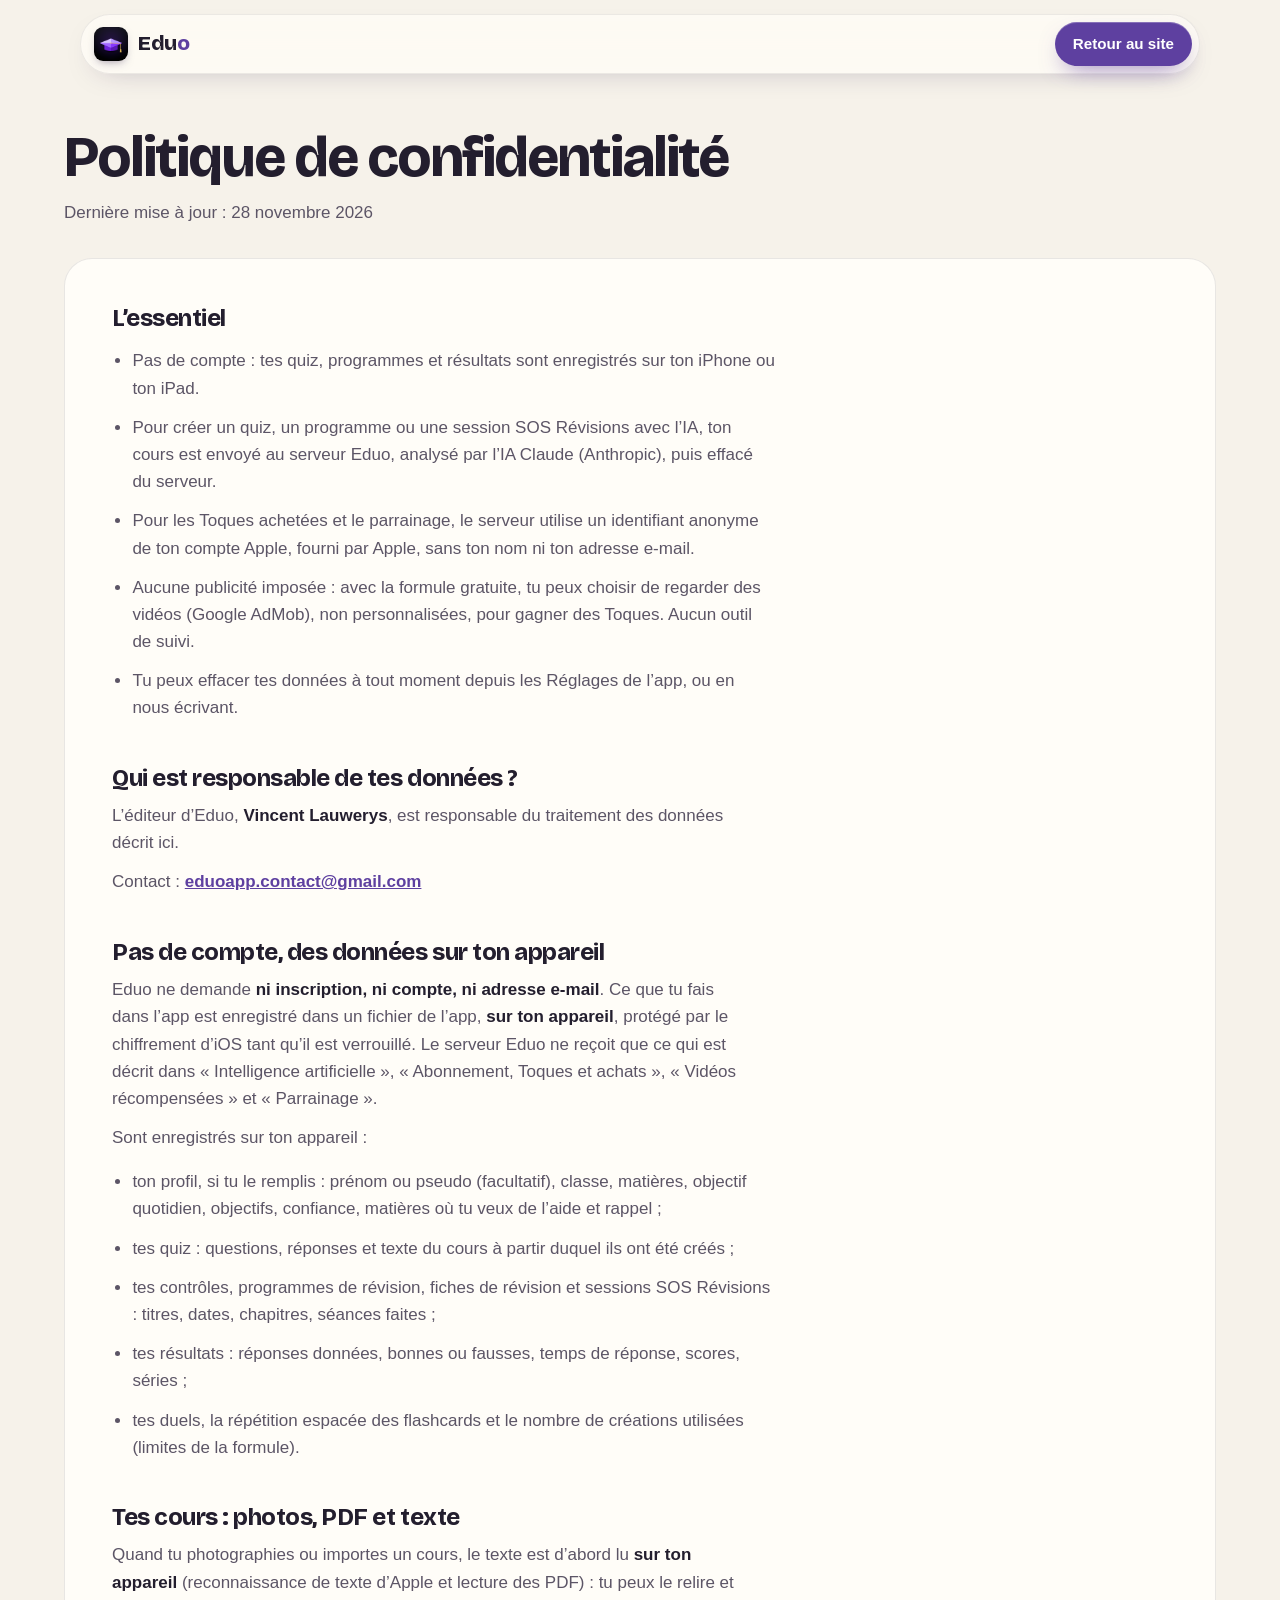
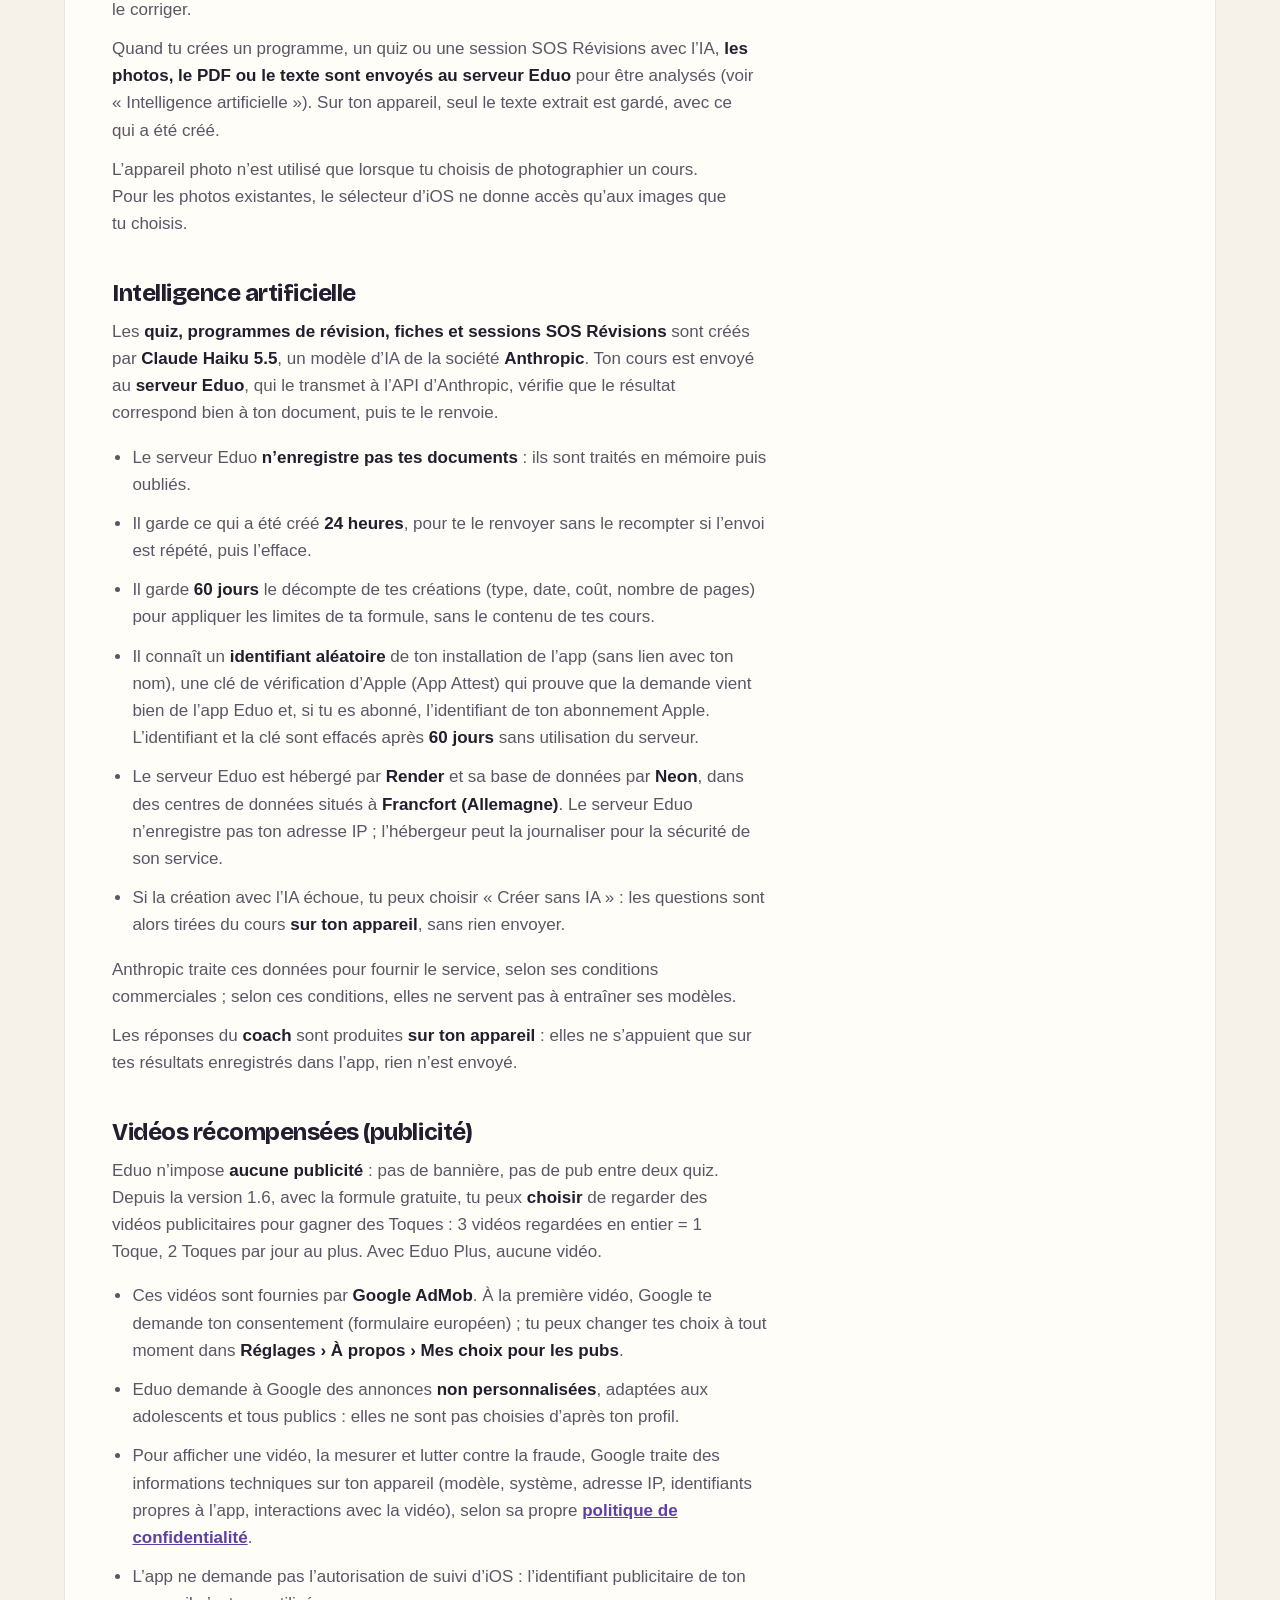
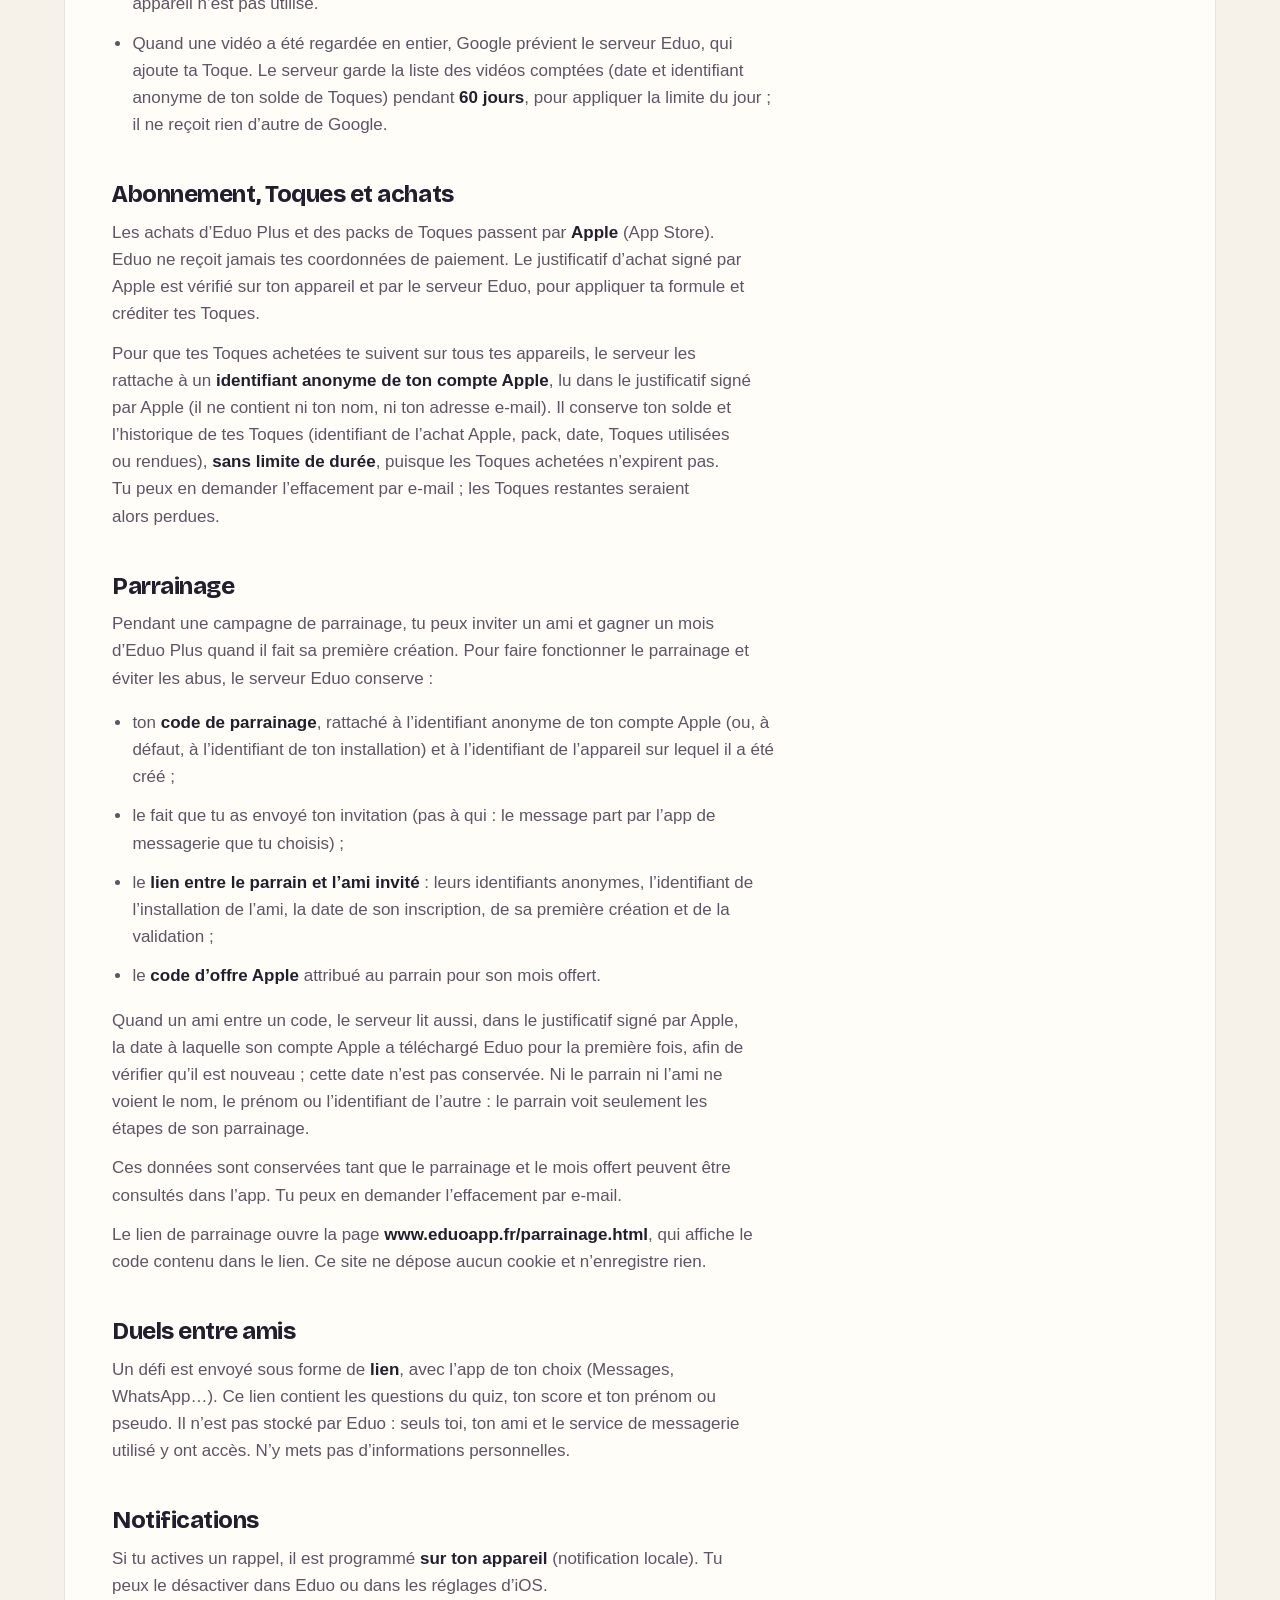
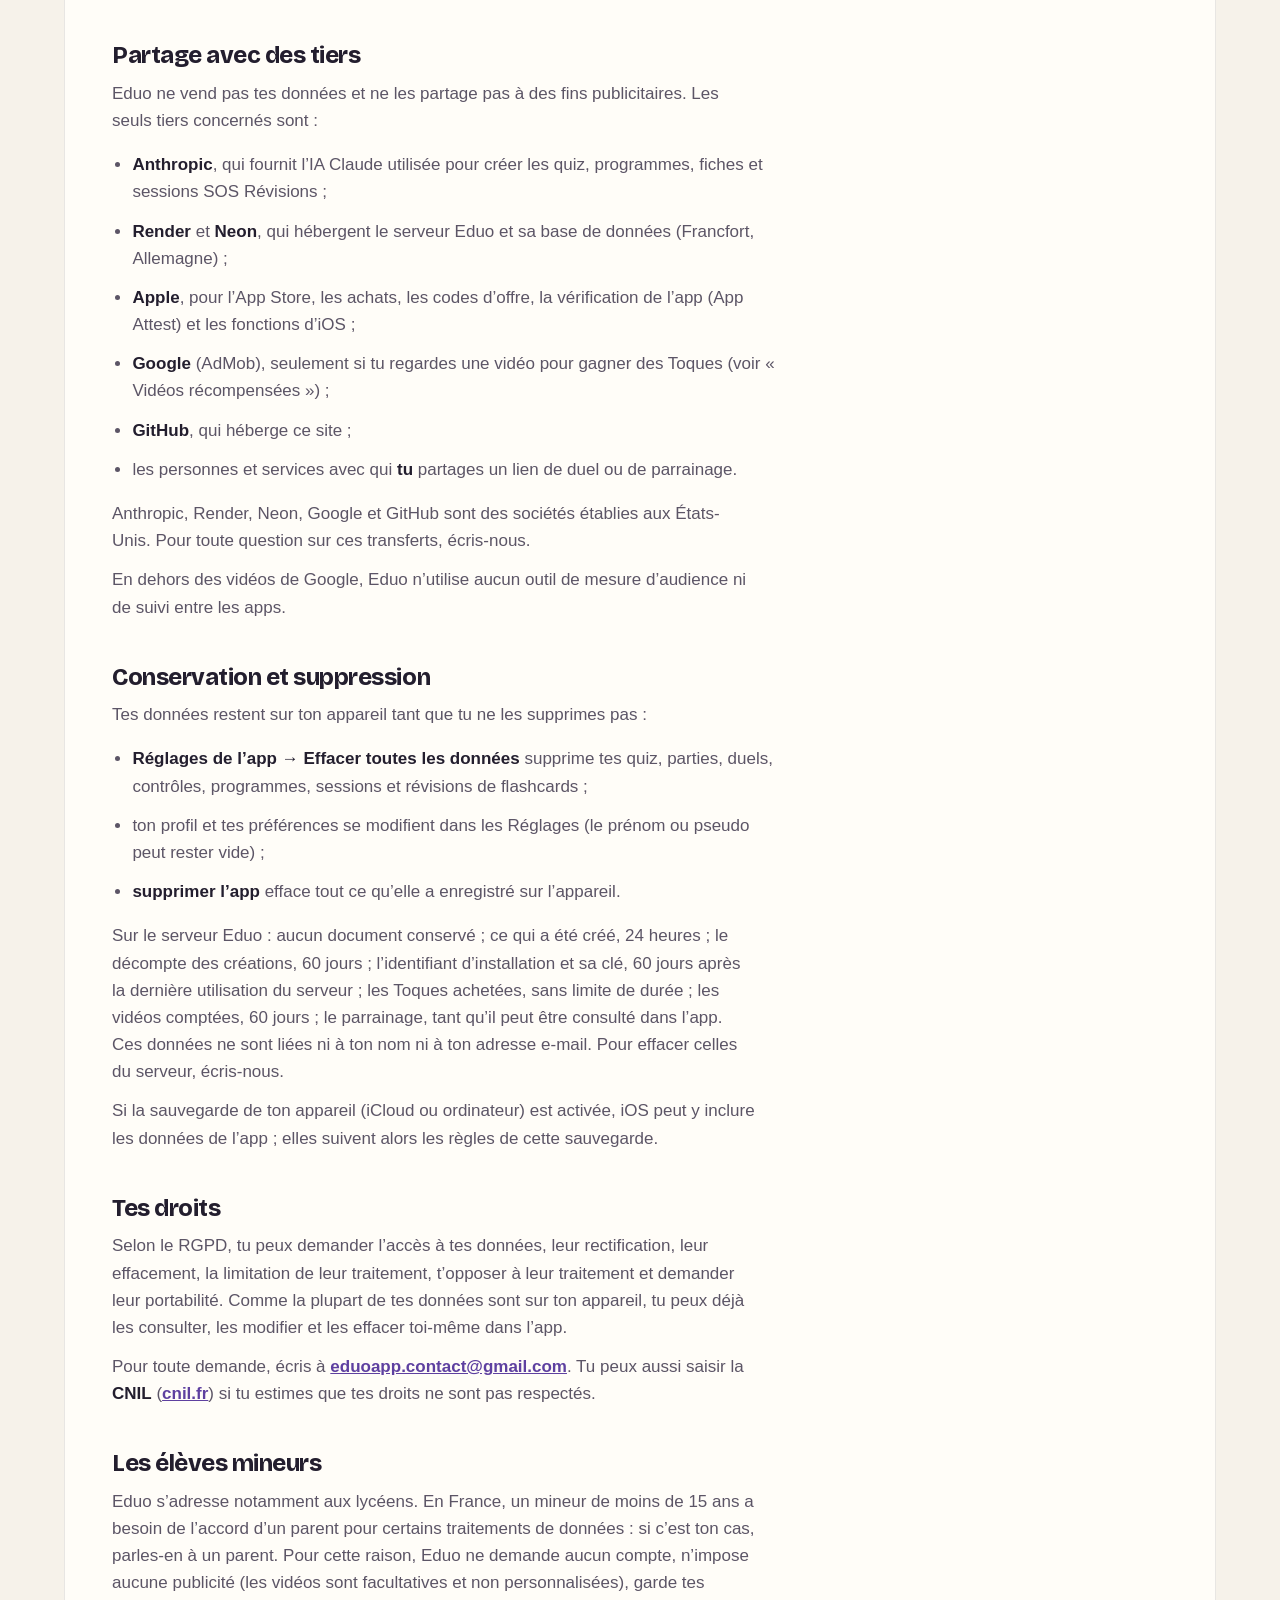
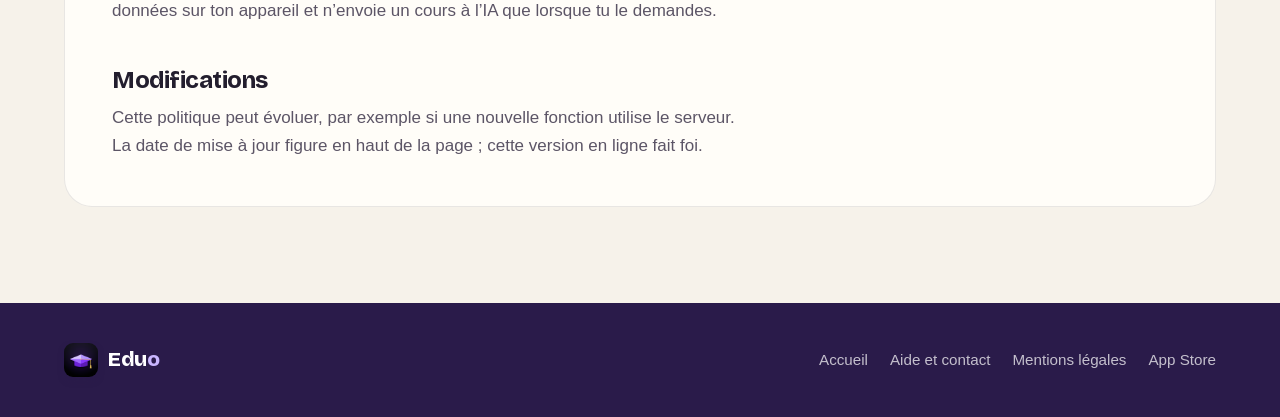
<file: confidentialite.html>
<!doctype html>
<html lang="fr">
<head>
  <meta charset="utf-8">
  <meta name="viewport" content="width=device-width, initial-scale=1, viewport-fit=cover">
  <title>Confidentialité · Eduo</title>
  <meta name="description" content="Politique de confidentialité de l’app Eduo : données utilisées, conservation, tiers et droits.">
  <link rel="canonical" href="https://www.eduoapp.fr/confidentialite.html">
  <meta name="theme-color" content="#F6F2EA">
  <link rel="icon" href="favicon.ico" sizes="32x32">
  <link rel="apple-touch-icon" href="assets/img/apple-touch-icon.png">
  <link rel="stylesheet" href="assets/css/site.css">
  <style>
    .legal { padding: calc(var(--nav-h) + 56px) 0 96px; }
    .legal h1 { font-size: clamp(2.4rem, 6vw, 3.6rem); }
    .legal .updated { margin-top: 12px; color: var(--ink-2); }
    .legal h2 { margin-top: 44px; font-size: 1.5rem; letter-spacing: -.02em; }
    .legal p, .legal li { margin-top: 12px; color: var(--ink-2); max-width: 68ch; }
    .legal ul { padding-left: 1.2em; }
    .legal strong { color: var(--ink); }
    .legal a { color: var(--violet); font-weight: 600; }
    .legal .card { margin-top: 32px; padding: clamp(24px, 4vw, 48px); border-radius: 28px; background: var(--paper); box-shadow: inset 0 0 0 1px var(--line); }
  </style>
</head>
<body>
<header class="nav" data-open="false">
  <div class="nav__bar">
    <a class="brand" href="./"><img src="assets/img/icone-192.png" alt="" width="34" height="34"><span>Edu<b>o</b></span></a>
    <span style="margin-left:auto"></span>
    <a class="btn nav__cta" href="./" style="display:inline-flex">Retour au site</a>
  </div>
</header>
<main class="legal">
  <div class="wrap">
    <h1>Politique de confidentialité</h1>
    <p class="updated">Dernière mise à jour : 28 novembre 2026</p>

    <div class="card">
      <h2 style="margin-top:0">L’essentiel</h2>
      <ul>
        <li>Pas de compte : tes quiz, programmes et résultats sont enregistrés sur ton iPhone ou ton iPad.</li>
        <li>Pour créer un quiz, un programme ou une session SOS Révisions avec l’IA, ton cours est envoyé au serveur Eduo, analysé par l’IA Claude (Anthropic), puis effacé du serveur.</li>
        <li>Pour les Toques achetées et le parrainage, le serveur utilise un identifiant anonyme de ton compte Apple, fourni par Apple, sans ton nom ni ton adresse e-mail.</li>
        <li>Aucune publicité imposée : avec la formule gratuite, tu peux choisir de regarder des vidéos (Google AdMob), non personnalisées, pour gagner des Toques. Aucun outil de suivi.</li>
        <li>Tu peux effacer tes données à tout moment depuis les Réglages de l’app, ou en nous écrivant.</li>
      </ul>

      <h2>Qui est responsable de tes données ?</h2>
      <p>L’éditeur d’Eduo, <strong>Vincent Lauwerys</strong>, est responsable du traitement des données décrit ici.</p>
      <p>Contact : <a href="mailto:eduoapp.contact@gmail.com?subject=Confidentialit%C3%A9%20Eduo">eduoapp.contact@gmail.com</a></p>

      <h2>Pas de compte, des données sur ton appareil</h2>
      <p>Eduo ne demande <strong>ni inscription, ni compte, ni adresse e-mail</strong>. Ce que tu fais dans l’app est enregistré dans un fichier de l’app, <strong>sur ton appareil</strong>, protégé par le chiffrement d’iOS tant qu’il est verrouillé. Le serveur Eduo ne reçoit que ce qui est décrit dans « Intelligence artificielle », « Abonnement, Toques et achats », « Vidéos récompensées » et « Parrainage ».</p>
      <p>Sont enregistrés sur ton appareil :</p>
      <ul>
        <li>ton profil, si tu le remplis : prénom ou pseudo (facultatif), classe, matières, objectif quotidien, objectifs, confiance, matières où tu veux de l’aide et rappel ;</li>
        <li>tes quiz : questions, réponses et texte du cours à partir duquel ils ont été créés ;</li>
        <li>tes contrôles, programmes de révision, fiches de révision et sessions SOS Révisions : titres, dates, chapitres, séances faites ;</li>
        <li>tes résultats : réponses données, bonnes ou fausses, temps de réponse, scores, séries ;</li>
        <li>tes duels, la répétition espacée des flashcards et le nombre de créations utilisées (limites de la formule).</li>
      </ul>

      <h2>Tes cours : photos, PDF et texte</h2>
      <p>Quand tu photographies ou importes un cours, le texte est d’abord lu <strong>sur ton appareil</strong> (reconnaissance de texte d’Apple et lecture des PDF) : tu peux le relire et le corriger.</p>
      <p>Quand tu crées un programme, un quiz ou une session SOS Révisions avec l’IA, <strong>les photos, le PDF ou le texte sont envoyés au serveur Eduo</strong> pour être analysés (voir « Intelligence artificielle »). Sur ton appareil, seul le texte extrait est gardé, avec ce qui a été créé.</p>
      <p>L’appareil photo n’est utilisé que lorsque tu choisis de photographier un cours. Pour les photos existantes, le sélecteur d’iOS ne donne accès qu’aux images que tu choisis.</p>

      <h2>Intelligence artificielle</h2>
      <p>Les <strong>quiz, programmes de révision, fiches et sessions SOS Révisions</strong> sont créés par <strong>Claude Haiku 5.5</strong>, un modèle d’IA de la société <strong>Anthropic</strong>. Ton cours est envoyé au <strong>serveur Eduo</strong>, qui le transmet à l’API d’Anthropic, vérifie que le résultat correspond bien à ton document, puis te le renvoie.</p>
      <ul>
        <li>Le serveur Eduo <strong>n’enregistre pas tes documents</strong> : ils sont traités en mémoire puis oubliés.</li>
        <li>Il garde ce qui a été créé <strong>24 heures</strong>, pour te le renvoyer sans le recompter si l’envoi est répété, puis l’efface.</li>
        <li>Il garde <strong>60 jours</strong> le décompte de tes créations (type, date, coût, nombre de pages) pour appliquer les limites de ta formule, sans le contenu de tes cours.</li>
        <li>Il connaît un <strong>identifiant aléatoire</strong> de ton installation de l’app (sans lien avec ton nom), une clé de vérification d’Apple (App Attest) qui prouve que la demande vient bien de l’app Eduo et, si tu es abonné, l’identifiant de ton abonnement Apple. L’identifiant et la clé sont effacés après <strong>60 jours</strong> sans utilisation du serveur.</li>
        <li>Le serveur Eduo est hébergé par <strong>Render</strong> et sa base de données par <strong>Neon</strong>, dans des centres de données situés à <strong>Francfort (Allemagne)</strong>. Le serveur Eduo n’enregistre pas ton adresse IP ; l’hébergeur peut la journaliser pour la sécurité de son service.</li>
        <li>Si la création avec l’IA échoue, tu peux choisir « Créer sans IA » : les questions sont alors tirées du cours <strong>sur ton appareil</strong>, sans rien envoyer.</li>
      </ul>
      <p>Anthropic traite ces données pour fournir le service, selon ses conditions commerciales ; selon ces conditions, elles ne servent pas à entraîner ses modèles.</p>
      <p>Les réponses du <strong>coach</strong> sont produites <strong>sur ton appareil</strong> : elles ne s’appuient que sur tes résultats enregistrés dans l’app, rien n’est envoyé.</p>

      <h2>Vidéos récompensées (publicité)</h2>
      <p>Eduo n’impose <strong>aucune publicité</strong> : pas de bannière, pas de pub entre deux quiz. Depuis la version 1.6, avec la formule gratuite, tu peux <strong>choisir</strong> de regarder des vidéos publicitaires pour gagner des Toques : 3 vidéos regardées en entier = 1 Toque, 2 Toques par jour au plus. Avec Eduo Plus, aucune vidéo.</p>
      <ul>
        <li>Ces vidéos sont fournies par <strong>Google AdMob</strong>. À la première vidéo, Google te demande ton consentement (formulaire européen) ; tu peux changer tes choix à tout moment dans <strong>Réglages › À propos › Mes choix pour les pubs</strong>.</li>
        <li>Eduo demande à Google des annonces <strong>non personnalisées</strong>, adaptées aux adolescents et tous publics : elles ne sont pas choisies d’après ton profil.</li>
        <li>Pour afficher une vidéo, la mesurer et lutter contre la fraude, Google traite des informations techniques sur ton appareil (modèle, système, adresse IP, identifiants propres à l’app, interactions avec la vidéo), selon sa propre <a href="https://policies.google.com/privacy">politique de confidentialité</a>.</li>
        <li>L’app ne demande pas l’autorisation de suivi d’iOS : l’identifiant publicitaire de ton appareil n’est pas utilisé.</li>
        <li>Quand une vidéo a été regardée en entier, Google prévient le serveur Eduo, qui ajoute ta Toque. Le serveur garde la liste des vidéos comptées (date et identifiant anonyme de ton solde de Toques) pendant <strong>60 jours</strong>, pour appliquer la limite du jour ; il ne reçoit rien d’autre de Google.</li>
      </ul>

      <h2>Abonnement, Toques et achats</h2>
      <p>Les achats d’Eduo Plus et des packs de Toques passent par <strong>Apple</strong> (App Store). Eduo ne reçoit jamais tes coordonnées de paiement. Le justificatif d’achat signé par Apple est vérifié sur ton appareil et par le serveur Eduo, pour appliquer ta formule et créditer tes Toques.</p>
      <p>Pour que tes Toques achetées te suivent sur tous tes appareils, le serveur les rattache à un <strong>identifiant anonyme de ton compte Apple</strong>, lu dans le justificatif signé par Apple (il ne contient ni ton nom, ni ton adresse e-mail). Il conserve ton solde et l’historique de tes Toques (identifiant de l’achat Apple, pack, date, Toques utilisées ou rendues), <strong>sans limite de durée</strong>, puisque les Toques achetées n’expirent pas. Tu peux en demander l’effacement par e-mail ; les Toques restantes seraient alors perdues.</p>

      <h2>Parrainage</h2>
      <p>Pendant une campagne de parrainage, tu peux inviter un ami et gagner un mois d’Eduo Plus quand il fait sa première création. Pour faire fonctionner le parrainage et éviter les abus, le serveur Eduo conserve :</p>
      <ul>
        <li>ton <strong>code de parrainage</strong>, rattaché à l’identifiant anonyme de ton compte Apple (ou, à défaut, à l’identifiant de ton installation) et à l’identifiant de l’appareil sur lequel il a été créé ;</li>
        <li>le fait que tu as envoyé ton invitation (pas à qui : le message part par l’app de messagerie que tu choisis) ;</li>
        <li>le <strong>lien entre le parrain et l’ami invité</strong> : leurs identifiants anonymes, l’identifiant de l’installation de l’ami, la date de son inscription, de sa première création et de la validation ;</li>
        <li>le <strong>code d’offre Apple</strong> attribué au parrain pour son mois offert.</li>
      </ul>
      <p>Quand un ami entre un code, le serveur lit aussi, dans le justificatif signé par Apple, la date à laquelle son compte Apple a téléchargé Eduo pour la première fois, afin de vérifier qu’il est nouveau ; cette date n’est pas conservée. Ni le parrain ni l’ami ne voient le nom, le prénom ou l’identifiant de l’autre : le parrain voit seulement les étapes de son parrainage.</p>
      <p>Ces données sont conservées tant que le parrainage et le mois offert peuvent être consultés dans l’app. Tu peux en demander l’effacement par e-mail.</p>
      <p>Le lien de parrainage ouvre la page <strong>www.eduoapp.fr/parrainage.html</strong>, qui affiche le code contenu dans le lien. Ce site ne dépose aucun cookie et n’enregistre rien.</p>

      <h2>Duels entre amis</h2>
      <p>Un défi est envoyé sous forme de <strong>lien</strong>, avec l’app de ton choix (Messages, WhatsApp…). Ce lien contient les questions du quiz, ton score et ton prénom ou pseudo. Il n’est pas stocké par Eduo : seuls toi, ton ami et le service de messagerie utilisé y ont accès. N’y mets pas d’informations personnelles.</p>

      <h2>Notifications</h2>
      <p>Si tu actives un rappel, il est programmé <strong>sur ton appareil</strong> (notification locale). Tu peux le désactiver dans Eduo ou dans les réglages d’iOS.</p>

      <h2>Partage avec des tiers</h2>
      <p>Eduo ne vend pas tes données et ne les partage pas à des fins publicitaires. Les seuls tiers concernés sont :</p>
      <ul>
        <li><strong>Anthropic</strong>, qui fournit l’IA Claude utilisée pour créer les quiz, programmes, fiches et sessions SOS Révisions ;</li>
        <li><strong>Render</strong> et <strong>Neon</strong>, qui hébergent le serveur Eduo et sa base de données (Francfort, Allemagne) ;</li>
        <li><strong>Apple</strong>, pour l’App Store, les achats, les codes d’offre, la vérification de l’app (App Attest) et les fonctions d’iOS ;</li>
        <li><strong>Google</strong> (AdMob), seulement si tu regardes une vidéo pour gagner des Toques (voir « Vidéos récompensées ») ;</li>
        <li><strong>GitHub</strong>, qui héberge ce site ;</li>
        <li>les personnes et services avec qui <strong>tu</strong> partages un lien de duel ou de parrainage.</li>
      </ul>
      <p>Anthropic, Render, Neon, Google et GitHub sont des sociétés établies aux États-Unis. Pour toute question sur ces transferts, écris-nous.</p>
      <p>En dehors des vidéos de Google, Eduo n’utilise aucun outil de mesure d’audience ni de suivi entre les apps.</p>

      <h2>Conservation et suppression</h2>
      <p>Tes données restent sur ton appareil tant que tu ne les supprimes pas :</p>
      <ul>
        <li><strong>Réglages de l’app → Effacer toutes les données</strong> supprime tes quiz, parties, duels, contrôles, programmes, sessions et révisions de flashcards ;</li>
        <li>ton profil et tes préférences se modifient dans les Réglages (le prénom ou pseudo peut rester vide) ;</li>
        <li><strong>supprimer l’app</strong> efface tout ce qu’elle a enregistré sur l’appareil.</li>
      </ul>
      <p>Sur le serveur Eduo : aucun document conservé ; ce qui a été créé, 24 heures ; le décompte des créations, 60 jours ; l’identifiant d’installation et sa clé, 60 jours après la dernière utilisation du serveur ; les Toques achetées, sans limite de durée ; les vidéos comptées, 60 jours ; le parrainage, tant qu’il peut être consulté dans l’app. Ces données ne sont liées ni à ton nom ni à ton adresse e-mail. Pour effacer celles du serveur, écris-nous.</p>
      <p>Si la sauvegarde de ton appareil (iCloud ou ordinateur) est activée, iOS peut y inclure les données de l’app ; elles suivent alors les règles de cette sauvegarde.</p>

      <h2>Tes droits</h2>
      <p>Selon le RGPD, tu peux demander l’accès à tes données, leur rectification, leur effacement, la limitation de leur traitement, t’opposer à leur traitement et demander leur portabilité. Comme la plupart de tes données sont sur ton appareil, tu peux déjà les consulter, les modifier et les effacer toi-même dans l’app.</p>
      <p>Pour toute demande, écris à <a href="mailto:eduoapp.contact@gmail.com">eduoapp.contact@gmail.com</a>. Tu peux aussi saisir la <strong>CNIL</strong> (<a href="https://www.cnil.fr">cnil.fr</a>) si tu estimes que tes droits ne sont pas respectés.</p>

      <h2>Les élèves mineurs</h2>
      <p>Eduo s’adresse notamment aux lycéens. En France, un mineur de moins de 15 ans a besoin de l’accord d’un parent pour certains traitements de données : si c’est ton cas, parles-en à un parent. Pour cette raison, Eduo ne demande aucun compte, n’impose aucune publicité (les vidéos sont facultatives et non personnalisées), garde tes données sur ton appareil et n’envoie un cours à l’IA que lorsque tu le demandes.</p>

      <h2>Modifications</h2>
      <p>Cette politique peut évoluer, par exemple si une nouvelle fonction utilise le serveur. La date de mise à jour figure en haut de la page ; cette version en ligne fait foi.</p>
    </div>
  </div>
</main>
<footer class="footer">
  <div class="wrap footer__grid">
    <a class="brand" href="./"><img src="assets/img/icone-192.png" alt="" width="34" height="34"><span>Edu<b>o</b></span></a>
    <nav aria-label="Liens utiles"><ul>
      <li><a href="./">Accueil</a></li>
      <li><a href="https://lauweryscome-tech.github.io/eduo-site/support.html">Aide et contact</a></li>
      <li><a href="mentions-legales.html">Mentions légales</a></li>
      <li><a href="https://apps.apple.com/fr/app/eduo/id6831674131">App Store</a></li>
    </ul></nav>
  </div>
</footer>
</body>
</html>
</file>
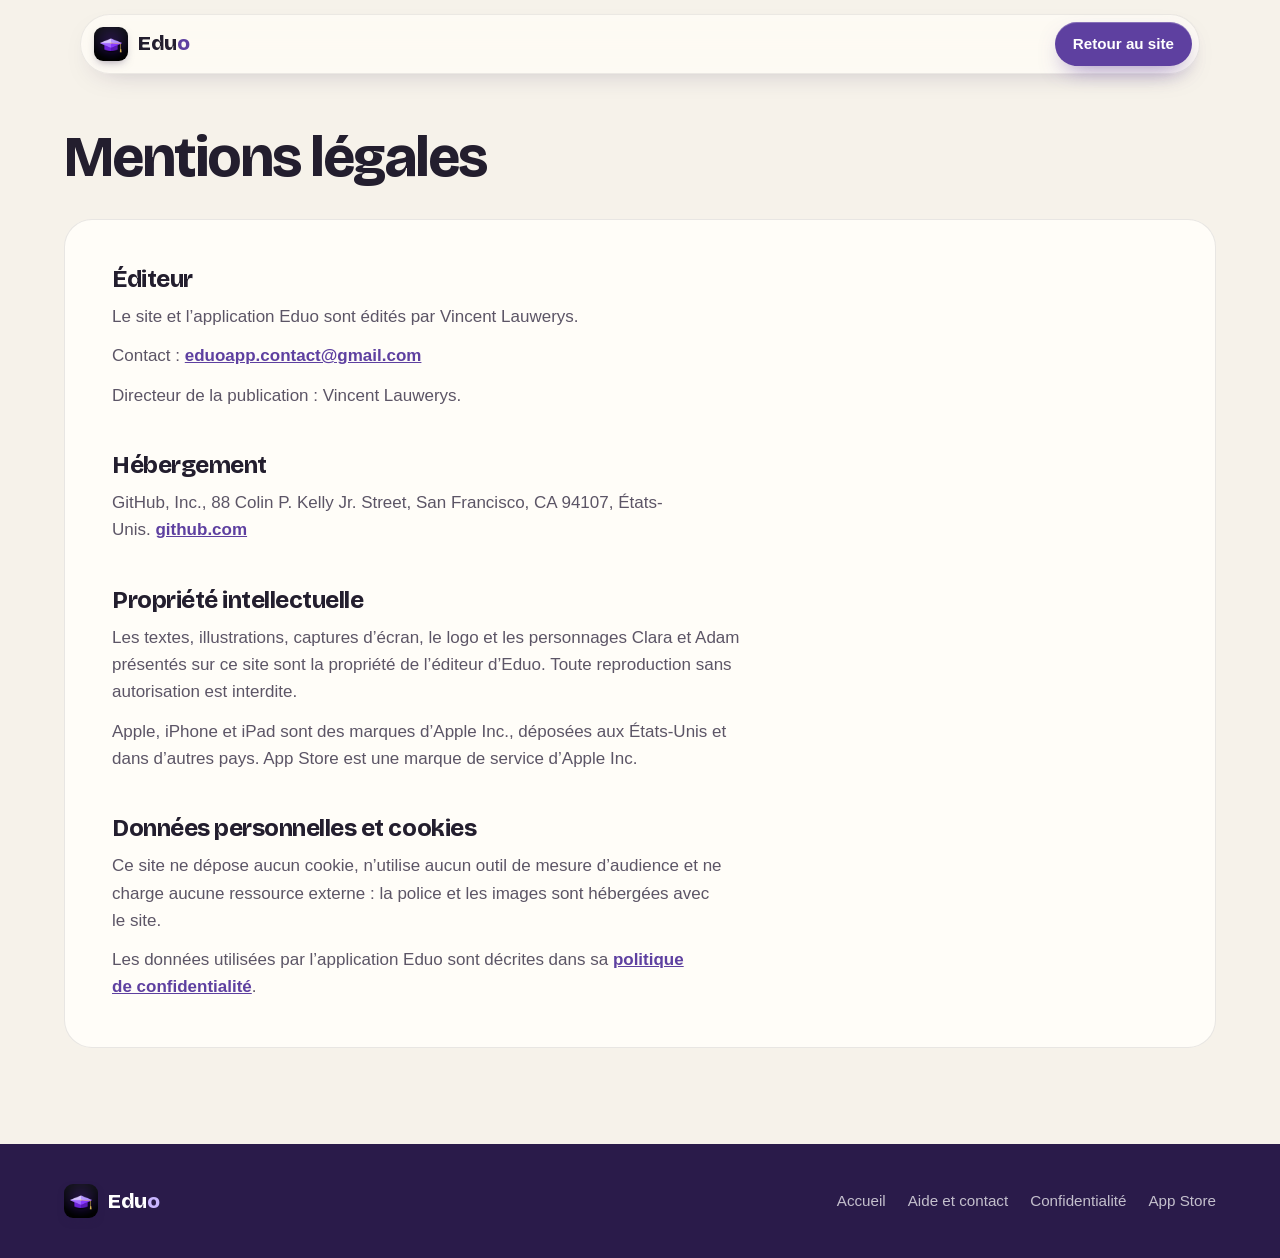
<file: mentions-legales.html>
<!doctype html>
<html lang="fr">
<head>
  <meta charset="utf-8">
  <meta name="viewport" content="width=device-width, initial-scale=1, viewport-fit=cover">
  <title>Mentions légales · Eduo</title>
  <meta name="description" content="Mentions légales du site officiel d’Eduo, l’app de révision des lycéens.">
  <link rel="canonical" href="https://www.eduoapp.fr/mentions-legales.html">
  <meta name="theme-color" content="#F6F2EA">
  <link rel="icon" href="favicon.ico" sizes="32x32">
  <link rel="apple-touch-icon" href="assets/img/apple-touch-icon.png">
  <link rel="stylesheet" href="assets/css/site.css">
  <style>
    .legal { padding: calc(var(--nav-h) + 56px) 0 96px; }
    .legal h1 { font-size: clamp(2.4rem, 6vw, 3.6rem); }
    .legal h2 { margin-top: 44px; font-size: 1.5rem; letter-spacing: -.02em; }
    .legal p, .legal li { margin-top: 12px; color: var(--ink-2); max-width: 68ch; }
    .legal a { color: var(--violet); font-weight: 600; }
    .legal .card { margin-top: 32px; padding: clamp(24px, 4vw, 48px); border-radius: 28px; background: var(--paper); box-shadow: inset 0 0 0 1px var(--line); }
  </style>
</head>
<body>
<header class="nav" data-open="false">
  <div class="nav__bar">
    <a class="brand" href="./"><img src="assets/img/icone-192.png" alt="" width="34" height="34"><span>Edu<b>o</b></span></a>
    <span style="margin-left:auto"></span>
    <a class="btn nav__cta" href="./" style="display:inline-flex">Retour au site</a>
  </div>
</header>
<main class="legal">
  <div class="wrap">
    <h1>Mentions légales</h1>
    <div class="card">
      <h2 style="margin-top:0">Éditeur</h2>
      <p>Le site et l’application Eduo sont édités par Vincent Lauwerys.</p>
      <p>Contact : <a href="mailto:eduoapp.contact@gmail.com">eduoapp.contact@gmail.com</a></p>
      <p>Directeur de la publication : Vincent Lauwerys.</p>

      <h2>Hébergement</h2>
      <!-- À adapter si le site est hébergé ailleurs que sur GitHub Pages (voir README.md) -->
      <p>GitHub, Inc., 88 Colin P. Kelly Jr. Street, San Francisco, CA 94107, États-Unis. <a href="https://github.com">github.com</a></p>

      <h2>Propriété intellectuelle</h2>
      <p>Les textes, illustrations, captures d’écran, le logo et les personnages Clara et Adam présentés sur ce site sont la propriété de l’éditeur d’Eduo. Toute reproduction sans autorisation est interdite.</p>
      <p>Apple, iPhone et iPad sont des marques d’Apple Inc., déposées aux États-Unis et dans d’autres pays. App Store est une marque de service d’Apple Inc.</p>

      <h2>Données personnelles et cookies</h2>
      <p>Ce site ne dépose aucun cookie, n’utilise aucun outil de mesure d’audience et ne charge aucune ressource externe : la police et les images sont hébergées avec le site.</p>
      <p>Les données utilisées par l’application Eduo sont décrites dans sa <a href="confidentialite.html">politique de confidentialité</a>.</p>
    </div>
  </div>
</main>
<footer class="footer">
  <div class="wrap footer__grid">
    <a class="brand" href="./"><img src="assets/img/icone-192.png" alt="" width="34" height="34"><span>Edu<b>o</b></span></a>
    <nav aria-label="Liens utiles"><ul>
      <li><a href="./">Accueil</a></li>
      <li><a href="https://lauweryscome-tech.github.io/eduo-site/support.html">Aide et contact</a></li>
      <li><a href="confidentialite.html">Confidentialité</a></li>
      <li><a href="https://apps.apple.com/fr/app/eduo/id6831674131">App Store</a></li>
    </ul></nav>
  </div>
</footer>
</body>
</html>
</file>
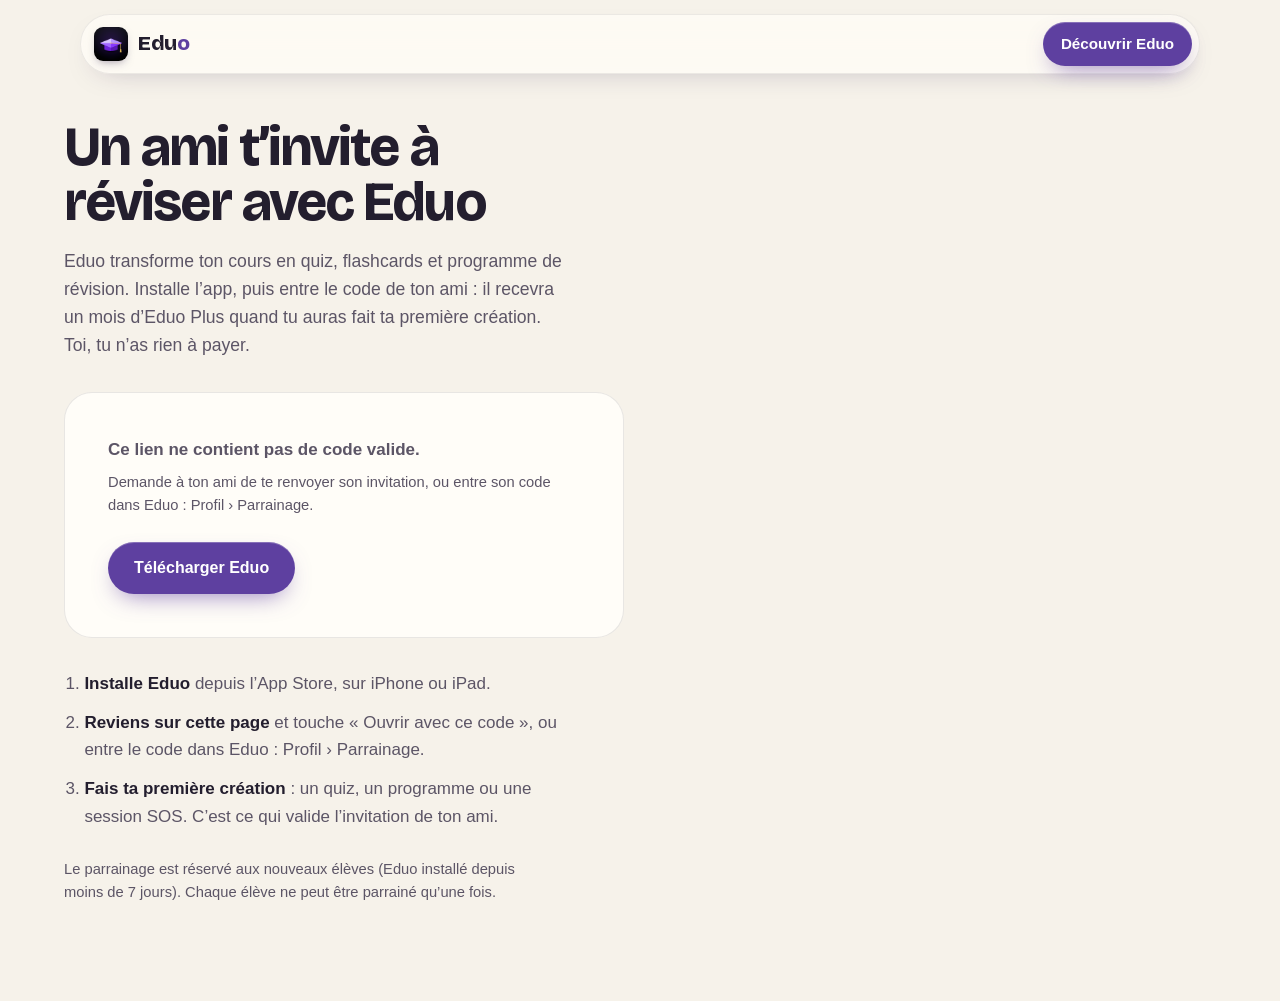
<file: parrainage.html>
<!doctype html>
<html lang="fr">
<head>
  <meta charset="utf-8">
  <meta name="viewport" content="width=device-width, initial-scale=1, viewport-fit=cover">
  <title>Invitation Eduo</title>
  <meta name="description" content="Un ami t’invite sur Eduo, l’app de révision des lycéens. Installe Eduo et entre son code de parrainage.">
  <!-- Page personnelle (code d’un élève dans l’adresse) : pas d’indexation. -->
  <meta name="robots" content="noindex">
  <meta name="theme-color" content="#F6F2EA">
  <link rel="icon" href="favicon.ico" sizes="32x32">
  <link rel="apple-touch-icon" href="assets/img/apple-touch-icon.png">
  <link rel="stylesheet" href="assets/css/site.css">
  <style>
    .invite { padding: calc(var(--nav-h) + 48px) 0 96px; }
    .invite h1 { font-size: clamp(2.2rem, 6vw, 3.4rem); max-width: 18ch; }
    .invite .lead { margin-top: 16px; color: var(--ink-2); max-width: 52ch; font-size: 1.1rem; }
    .invite .card { margin-top: 32px; padding: clamp(24px, 4vw, 44px); border-radius: 28px; background: var(--paper); box-shadow: inset 0 0 0 1px var(--line); max-width: 560px; }
    .invite .code-label { font-weight: 600; color: var(--ink-2); }
    .invite .code { margin-top: 8px; font: 700 clamp(2.2rem, 9vw, 3.2rem)/1.1 ui-rounded, "SF Pro Rounded", system-ui, sans-serif; letter-spacing: .06em; color: var(--violet); font-variant-numeric: tabular-nums; }
    .invite .actions { display: flex; flex-wrap: wrap; gap: 12px; margin-top: 24px; }
    .invite .btn--ghost { background: transparent; color: var(--violet); box-shadow: inset 0 0 0 1.5px var(--violet); }
    .invite ol { margin-top: 32px; padding-left: 1.2em; max-width: 56ch; }
    .invite li { margin-top: 12px; color: var(--ink-2); }
    .invite li strong { color: var(--ink); }
    .invite .note { margin-top: 28px; color: var(--ink-2); font-size: .92rem; max-width: 60ch; }
    .invite [hidden] { display: none !important; }
  </style>
</head>
<body>
<header class="nav" data-open="false">
  <div class="nav__bar">
    <a class="brand" href="./"><img src="assets/img/icone-192.png" alt="" width="34" height="34"><span>Edu<b>o</b></span></a>
    <span style="margin-left:auto"></span>
    <a class="btn nav__cta" href="./" style="display:inline-flex">Découvrir Eduo</a>
  </div>
</header>
<main class="invite">
  <div class="wrap">
    <h1>Un ami t’invite à réviser avec Eduo</h1>
    <p class="lead">Eduo transforme ton cours en quiz, flashcards et programme de révision. Installe l’app, puis entre le code de ton ami : il recevra un mois d’Eduo Plus quand tu auras fait ta première création. Toi, tu n’as rien à payer.</p>

    <div class="card">
      <div id="with-code" hidden>
        <p class="code-label">Code de ton ami</p>
        <p class="code" id="code" aria-live="polite"></p>
        <div class="actions">
          <a class="btn" href="https://apps.apple.com/app/id6831674131">Télécharger Eduo</a>
          <a class="btn btn--ghost" id="open">J’ai déjà Eduo : ouvrir avec ce code</a>
          <button class="btn btn--ghost" id="copy" type="button">Copier le code</button>
        </div>
      </div>
      <div id="without-code" hidden>
        <p class="code-label">Ce lien ne contient pas de code valide.</p>
        <p class="note" style="margin-top:8px">Demande à ton ami de te renvoyer son invitation, ou entre son code dans Eduo : Profil › Parrainage.</p>
        <div class="actions"><a class="btn" href="https://apps.apple.com/app/id6831674131">Télécharger Eduo</a></div>
      </div>
    </div>

    <ol>
      <li><strong>Installe Eduo</strong> depuis l’App Store, sur iPhone ou iPad.</li>
      <li><strong>Reviens sur cette page</strong> et touche « Ouvrir avec ce code », ou entre le code dans Eduo : Profil › Parrainage.</li>
      <li><strong>Fais ta première création</strong> : un quiz, un programme ou une session SOS. C’est ce qui valide l’invitation de ton ami.</li>
    </ol>
    <p class="note">Le parrainage est réservé aux nouveaux élèves (Eduo installé depuis moins de 7 jours). Chaque élève ne peut être parrainé qu’une fois.</p>
  </div>
</main>
<script>
  // Mêmes règles que l’app et le serveur : 8 caractères, sans I, O, 0 ni 1.
  (function () {
    var raw = new URLSearchParams(location.search).get("code") || "";
    var code = raw.toUpperCase().replace(/[\s\-_.]/g, "");
    if (code.length === 12 && code.indexOf("EDUO") === 0) code = code.slice(4);
    var valid = /^[ABCDEFGHJKLMNPQRSTUVWXYZ23456789]{8}$/.test(code);
    document.getElementById(valid ? "with-code" : "without-code").hidden = false;
    if (!valid) return;
    document.getElementById("code").textContent = code.slice(0, 4) + "-" + code.slice(4);
    document.getElementById("open").href = "eduo://parrainage?code=" + code;
    var copy = document.getElementById("copy");
    copy.addEventListener("click", function () {
      if (!navigator.clipboard) return;
      navigator.clipboard.writeText(code).then(function () { copy.textContent = "Code copié"; });
    });
  })();
</script>
</body>
</html>
</file>
<file: assets/css/site.css>
/* Site officiel d’Eduo
   Crème et violet, papier à petits carreaux des cahiers, vraies captures de l’app.
   Sommaire : 1. Fondations · 2. Navigation · 3. Accueil · 4. iPhone · 5. Fonctionnalités · 6. Étapes
              7. Expérience · 8. Histoire · 9. FAQ · 10. Fin et pied de page · 11. Animations · 12. Mouvement réduit */

/* ---------- 1. Fondations ---------- */
@font-face {
  font-family: "Bricolage Grotesque";
  src: url("../fonts/bricolage-latin.woff2") format("woff2");
  font-weight: 500 800; font-style: normal; font-display: swap;
  unicode-range: U+0000-00FF, U+0131, U+0152-0153, U+02BB-02BC, U+02C6, U+02DA, U+02DC, U+0304, U+0308, U+0329, U+2000-206F, U+20AC, U+2122, U+2191, U+2193, U+2212, U+2215, U+FEFF, U+FFFD;
}
@font-face {
  font-family: "Bricolage Grotesque";
  src: url("../fonts/bricolage-latin-ext.woff2") format("woff2");
  font-weight: 500 800; font-style: normal; font-display: swap;
  unicode-range: U+0100-02BA, U+02BD-02C5, U+02C7-02CC, U+02CE-02D7, U+02DD-02FF, U+0304, U+0308, U+0329, U+1D00-1DBF, U+1E00-1E9F, U+1EF2-1EFF, U+2020, U+20A0-20AB, U+20AD-20C4, U+2113, U+2C60-2C7F, U+A720-A7FF;
}

:root {
  --cream: #F6F2EA;
  --cream-2: #EFE8DC;
  --paper: #FFFDF8;
  --ink: #231E2E;
  --ink-2: #5C5566;
  --ink-3: #6E6777;
  --violet: #5E40A0;
  --violet-2: #7B5CC4;
  --violet-soft: #ECE5F7;
  --night: #2A1B4A;
  --mint: #DCEFE2;
  --butter: #F6E9C9;
  --sky: #DCE7F6;
  --rose: #F7E0E8;
  --line: rgba(35, 30, 46, .1);
  --grid: rgba(94, 64, 160, .075);
  --shadow-soft: 0 1px 2px rgba(42, 27, 74, .06), 0 12px 32px -12px rgba(42, 27, 74, .18);
  --shadow-float: 0 2px 6px rgba(42, 27, 74, .08), 0 30px 60px -24px rgba(42, 27, 74, .32);
  --display: "Bricolage Grotesque", "Avenir Next", system-ui, sans-serif;
  --text: -apple-system, BlinkMacSystemFont, "SF Pro Text", "Segoe UI", Roboto, "Helvetica Neue", Arial, sans-serif;
  --rounded: ui-rounded, "SF Pro Rounded", var(--display);
  --gutter: clamp(20px, 5vw, 64px);
  --max: 1200px;
  --ease: cubic-bezier(.22, 1, .36, 1);
  --nav-h: 72px;
}

*, *::before, *::after { box-sizing: border-box; }
html { overflow-x: clip; scroll-behavior: smooth; scroll-padding-top: calc(var(--nav-h) + 16px); -webkit-text-size-adjust: 100%; }
body { -webkit-tap-highlight-color: transparent; margin: 0; background: var(--cream); color: var(--ink); font: 400 1.0625rem/1.6 var(--text); -webkit-font-smoothing: antialiased; overflow-x: clip; }
img, picture, svg { display: block; max-width: 100%; }
img { height: auto; }
a { color: inherit; }
h1, h2, h3 { font-family: var(--display); font-weight: 750; letter-spacing: -.035em; line-height: 1.02; margin: 0; text-wrap: balance; }
p { margin: 0; text-wrap: pretty; }
button { font: inherit; color: inherit; }
:focus-visible { outline: 3px solid var(--violet-2); outline-offset: 3px; border-radius: 8px; }
.visually-hidden { position: absolute !important; width: 1px; height: 1px; overflow: hidden; clip: rect(0 0 0 0); white-space: nowrap; }
.skip { position: fixed; left: 16px; top: -60px; z-index: 100; background: var(--ink); color: #fff; padding: 10px 16px; border-radius: 12px; text-decoration: none; }
.skip:focus { top: 16px; }

.wrap { width: min(var(--max), 100% - 2 * var(--gutter)); margin-inline: auto; }
.section { position: relative; padding-block: clamp(88px, 12vw, 160px); }
.section-head { max-width: 760px; }
.section-head h2 { font-size: clamp(2.4rem, 5.6vw, 4.4rem); }
.section-head p { margin-top: 20px; font-size: clamp(1.05rem, 1.6vw, 1.25rem); color: var(--ink-2); max-width: 60ch; }
.center { text-align: center; margin-inline: auto; }
.center p { margin-inline: auto; }

/* Papier à petits carreaux (cahier de lycée), estompé sur les bords */
.paper-grid {
  background-image:
    linear-gradient(var(--grid) 1px, transparent 1px),
    linear-gradient(90deg, var(--grid) 1px, transparent 1px);
  background-size: 26px 26px;
}

/* Boutons */
.btn { --bg: var(--violet); --fg: #fff; position: relative; display: inline-flex; align-items: center; justify-content: center; gap: 10px; min-height: 52px; padding: 0 26px; border-radius: 999px; border: 0; background: var(--bg); color: var(--fg); font-weight: 650; font-size: 1rem; text-decoration: none; cursor: pointer; overflow: hidden; isolation: isolate;
  box-shadow: 0 1px 0 rgba(255,255,255,.25) inset, 0 10px 24px -10px rgba(94, 64, 160, .7);
  transition: transform .35s var(--ease), box-shadow .35s var(--ease), background-color .25s; }
.btn::after { content: ""; position: absolute; inset: 0; z-index: -1; background: linear-gradient(110deg, transparent 30%, rgba(255,255,255,.28) 50%, transparent 70%); transform: translateX(-120%); transition: transform .8s var(--ease); }
@media (hover: hover) { .btn:hover { transform: translateY(-2px); box-shadow: 0 1px 0 rgba(255,255,255,.25) inset, 0 18px 34px -12px rgba(94, 64, 160, .75); }
.btn:hover::after { transform: translateX(120%); } }
.btn:active { transform: translateY(0) scale(.98); }
.btn--ghost { --bg: rgba(255, 253, 248, .7); --fg: var(--ink); box-shadow: inset 0 0 0 1.5px var(--line); backdrop-filter: blur(8px); -webkit-backdrop-filter: blur(8px); }
@media (hover: hover) { .btn--ghost:hover { box-shadow: inset 0 0 0 1.5px rgba(94, 64, 160, .35), 0 12px 24px -16px rgba(42, 27, 74, .4); } }
.btn--light { --bg: #fff; --fg: var(--night); box-shadow: 0 18px 40px -16px rgba(0, 0, 0, .45); }
.btn--big { min-height: 64px; padding: 0 34px; font-size: 1.125rem; }
.btn svg { width: 20px; height: 20px; flex: none; }

.pill { display: inline-flex; align-items: center; gap: 8px; padding: 7px 14px; border-radius: 999px; background: var(--paper); box-shadow: inset 0 0 0 1px var(--line); font-size: .9rem; color: var(--ink-2); }
.pill svg { width: 16px; height: 16px; color: var(--violet); }

/* ---------- 2. Navigation ---------- */
.nav { position: fixed; inset: 14px 0 auto; z-index: 50; pointer-events: none; }
.nav__bar { pointer-events: auto; width: min(1120px, 100% - 24px); margin-inline: auto; height: 60px; display: flex; align-items: center; gap: 12px; padding: 0 8px 0 14px; border-radius: 999px;
  background: rgba(255, 253, 248, .72); backdrop-filter: saturate(1.6) blur(18px); -webkit-backdrop-filter: saturate(1.6) blur(18px);
  box-shadow: inset 0 0 0 1px rgba(35, 30, 46, .08), 0 10px 30px -18px rgba(42, 27, 74, .35);
  transition: transform .5s var(--ease), background-color .3s; }
.nav.is-hidden .nav__bar { transform: translateY(-120%); }
.brand { display: inline-flex; align-items: center; gap: 10px; white-space: nowrap; text-decoration: none; font-family: var(--rounded); font-weight: 800; font-size: 1.3rem; letter-spacing: -.02em; }
.brand img { width: 34px; height: 34px; border-radius: 9px; box-shadow: 0 4px 10px -4px rgba(42, 27, 74, .5); }
.brand b { color: var(--violet); font-weight: inherit; }
.nav__links { display: flex; gap: 2px; margin: 0 auto; padding: 0; list-style: none; }
.nav__links a { position: relative; display: block; padding: 9px 14px; border-radius: 999px; text-decoration: none; font-size: .95rem; font-weight: 550; color: var(--ink-2); transition: color .25s, background-color .25s; }
.nav__links a:hover { color: var(--ink); background: rgba(94, 64, 160, .07); }
.nav__links a.is-active { color: var(--violet); background: var(--violet-soft); }
.nav__cta { min-height: 44px; padding: 0 18px; font-size: .95rem; }
.nav__toggle { display: none; width: 44px; height: 44px; border: 0; border-radius: 50%; background: transparent; cursor: pointer; margin-left: auto; }
.nav__toggle span { display: block; width: 20px; height: 2px; margin: 4px auto; border-radius: 2px; background: var(--ink); transition: transform .35s var(--ease), opacity .2s; }
.nav[data-open="true"] .nav__toggle span:nth-child(1) { transform: translateY(6px) rotate(45deg); }
.nav[data-open="true"] .nav__toggle span:nth-child(2) { opacity: 0; }
.nav[data-open="true"] .nav__toggle span:nth-child(3) { transform: translateY(-6px) rotate(-45deg); }
.nav__sheet { display: none; }

/* Bouton de téléchargement collant (mobile) */
.dock { position: fixed; left: 50%; bottom: max(14px, calc(env(safe-area-inset-bottom) + 6px)); z-index: 40; display: none; transform: translate(-50%, 160%); transition: transform .5s var(--ease); }
.dock.is-visible { transform: translate(-50%, 0); }
.dock .btn { min-height: 48px; padding: 0 24px; font-size: .98rem; white-space: nowrap; box-shadow: 0 1px 0 rgba(255,255,255,.25) inset, 0 14px 30px -10px rgba(42, 27, 74, .6), 0 0 0 1px rgba(255, 255, 255, .35); }

/* ---------- 3. Accueil ---------- */
.hero { position: relative; min-height: 100svh; padding-top: calc(var(--nav-h) + 48px); padding-bottom: 72px; overflow: hidden; display: flex; align-items: center; }
.hero::before { content: ""; position: absolute; inset: 0; z-index: -2; -webkit-mask: radial-gradient(120% 90% at 70% 40%, #000 30%, transparent 75%); mask: radial-gradient(120% 90% at 70% 40%, #000 30%, transparent 75%); }
.hero__glow { position: absolute; z-index: -1; border-radius: 50%; pointer-events: none; }
.hero__glow--a { width: 820px; height: 820px; right: -160px; top: -120px; background: radial-gradient(closest-side, rgba(156, 126, 230, .38), rgba(156, 126, 230, 0)); }
.hero__glow--b { width: 620px; height: 620px; left: -220px; bottom: -260px; background: radial-gradient(closest-side, rgba(246, 222, 190, .8), rgba(246, 222, 190, 0)); }
.hero__grid { display: grid; grid-template-columns: minmax(0, 1.05fr) minmax(0, .95fr); align-items: center; gap: clamp(24px, 4vw, 64px); }
.hero__brand { display: inline-flex; align-items: center; gap: 12px; padding: 6px 16px 6px 6px; border-radius: 999px; background: var(--paper); box-shadow: inset 0 0 0 1px var(--line), var(--shadow-soft); }
.hero__brand img { width: 40px; height: 40px; border-radius: 11px; }
.hero__brand span { font-size: .95rem; color: var(--ink-2); }
.hero__brand strong { display: block; font-family: var(--rounded); font-size: 1.05rem; color: var(--ink); line-height: 1.1; }
.hero h1 { margin-top: 28px; font-size: clamp(2.8rem, 5.4vw, 5.1rem); letter-spacing: -.045em; line-height: .98; }
.hero h1 .line { display: block; overflow: hidden; padding-bottom: .06em; }
.hero h1 .line > span { display: inline-block; }
.hero h1 .line--violet { color: var(--violet); }
.hero__lead { margin-top: 26px; max-width: 34rem; font-size: clamp(1.1rem, 1.7vw, 1.3rem); color: var(--ink-2); }
.hero__actions { margin-top: 34px; display: flex; flex-wrap: wrap; gap: 12px; }
.hero__facts { margin: 30px 0 0; padding: 0; list-style: none; display: flex; flex-wrap: wrap; gap: 8px; }
.hero__stage { position: relative; height: min(760px, 86svh); min-height: 560px; perspective: 1800px; }

/* Morceaux de l’app qui flottent autour de l’iPhone */
.chip-card { position: absolute; width: var(--cw, 280px); border-radius: 20px; overflow: hidden; background: var(--paper); box-shadow: var(--shadow-float), inset 0 0 0 1px rgba(35, 30, 46, .06); }
.chip-card img { width: 100%; }
.float { animation: float 7s ease-in-out infinite; animation-delay: var(--fd, 0s); }
@keyframes float { 0%, 100% { translate: 0 0; } 50% { translate: 0 -12px; } }

/* ---------- 4. iPhone ---------- */
.phone { --w: 300px; position: relative; width: var(--w); padding: calc(var(--w) * .034); border-radius: calc(var(--w) * .165);
  background: linear-gradient(150deg, #4a4256 0%, #1d1824 38%, #2d2636 70%, #121016 100%);
  box-shadow: inset 0 0 0 1.5px rgba(255, 255, 255, .14), inset 0 0 0 calc(var(--w) * .012) #0b090e, 0 50px 90px -40px rgba(42, 27, 74, .55), 0 22px 40px -24px rgba(0, 0, 0, .5); }
.phone::before { content: ""; position: absolute; inset: -1px; border-radius: inherit; padding: 1.5px; background: linear-gradient(140deg, rgba(255,255,255,.65), rgba(255,255,255,0) 30%, rgba(255,255,255,0) 70%, rgba(255,255,255,.35)); -webkit-mask: linear-gradient(#000 0 0) content-box, linear-gradient(#000 0 0); -webkit-mask-composite: xor; mask-composite: exclude; pointer-events: none; }
.phone__screen { position: relative; overflow: hidden; border-radius: calc(var(--w) * .135); aspect-ratio: 720 / 1565; background: var(--cream); }
.phone__screen img { width: 100%; height: 100%; object-fit: cover; }
/* Dynamic Island sur tous les iPhone (certaines captures ne l’ont pas) : mêmes taille et position que sur l’iPhone */
.phone__screen::before { content: ""; position: absolute; z-index: 2; left: 50%; top: 1.62%; width: 24%; aspect-ratio: 3.4; transform: translateX(-50%); border-radius: 999px; background: #000; pointer-events: none; }
.phone__screen::after { content: ""; position: absolute; inset: 0; background: linear-gradient(115deg, rgba(255,255,255,0) 35%, rgba(255,255,255,.16) 48%, rgba(255,255,255,0) 60%); pointer-events: none; }
.phone__shadow { position: absolute; left: 50%; bottom: -40px; width: 80%; height: 60px; transform: translateX(-50%); border-radius: 50%; background: radial-gradient(closest-side, rgba(42, 27, 74, .32), rgba(42, 27, 74, 0)); pointer-events: none; }

/* iPhone 3D de l’accueil : épaisseur faite de tranches, dos avec caméras */
.phone3d { --w: 300px; position: absolute; left: 50%; top: 50%; width: var(--w); aspect-ratio: 330 / 707; transform-style: preserve-3d; margin: calc(var(--w) * -1.07) 0 0 calc(var(--w) * -.5); will-change: transform; }
.phone3d > .phone { --w: inherit; position: absolute; inset: 0; width: auto; transform: translateZ(1px); }
.phone3d__slice { position: absolute; inset: 0; border-radius: calc(var(--w) * .165); background: linear-gradient(135deg, #5b5363, #2a2431 30%, #4c4555 55%, #1e1923 80%, #3c3545); }
.phone3d__back { position: absolute; inset: 0; border-radius: calc(var(--w) * .165); background: linear-gradient(150deg, #3a3046, #251e2e 50%, #33293f); }

/* ---------- 5. Fonctionnalités ---------- */
.features { overflow-x: clip; background: linear-gradient(var(--cream), var(--paper) 18%, var(--paper) 82%, var(--cream)); }
.story-grid { display: grid; grid-template-columns: minmax(0, 1fr) minmax(0, 1fr); gap: clamp(32px, 6vw, 96px); margin-top: clamp(48px, 8vw, 96px); }
.feature { min-height: 92vh; display: flex; flex-direction: column; justify-content: center; padding-block: 48px; }
.feature__tag { display: inline-flex; align-self: flex-start; align-items: center; gap: 8px; padding: 7px 14px; border-radius: 999px; background: var(--tone, var(--violet-soft)); font-weight: 650; font-size: .92rem; color: var(--ink); }
.feature__tag svg { width: 18px; height: 18px; color: var(--violet); }
.feature h3 { margin-top: 20px; font-size: clamp(2rem, 4vw, 3.3rem); max-width: 14ch; }
.feature p { margin-top: 18px; color: var(--ink-2); font-size: 1.12rem; max-width: 46ch; }
.feature ul { margin: 22px 0 0; padding: 0; list-style: none; display: grid; gap: 10px; }
.feature li { position: relative; padding-left: 30px; color: var(--ink); }
.feature li::before { content: ""; position: absolute; left: 0; top: .5em; width: 16px; height: 9px; border-left: 2.5px solid var(--violet); border-bottom: 2.5px solid var(--violet); transform: rotate(-45deg) translate(2px, -3px); }
.feature__note { margin-top: 18px; padding: 12px 16px; border-radius: 14px; background: var(--butter); font-size: .95rem !important; color: var(--ink) !important; }

/* Scène de chaque fonctionnalité : un iPhone et de vrais morceaux de l’écran */
.scene { position: relative; height: min(720px, 82vh); min-height: 560px; }
.scene .phone { position: absolute; left: 50%; top: 50%; --w: clamp(240px, 22vw, 300px); transform: translate(-50%, -50%) rotate(var(--rot, -3deg)); }
.scene .chip-card { z-index: 2; }
.scene__halo { position: absolute; left: 50%; top: 50%; width: 120%; aspect-ratio: 1; transform: translate(-50%, -50%); border-radius: 50%; background: radial-gradient(closest-side, var(--tone, var(--violet-soft)), transparent 70%); opacity: .9; pointer-events: none; }
.avatar { position: absolute; z-index: 3; width: var(--aw, 190px); filter: drop-shadow(0 24px 30px rgba(42, 27, 74, .28)); }
.avatar figcaption { position: absolute; left: 50%; bottom: 4px; transform: translateX(-50%); white-space: nowrap; padding: 6px 14px; border-radius: 999px; background: var(--paper); box-shadow: var(--shadow-soft); font-size: .85rem; text-align: center; line-height: 1.2; }
.avatar figcaption b { display: block; font-family: var(--display); font-size: 1rem; }
.avatar figcaption span { color: var(--violet); font-weight: 600; }
.flip { position: absolute; z-index: 2; width: var(--cw, 250px); aspect-ratio: 760 / 640; perspective: 1000px; }
.flip__inner { position: relative; width: 100%; height: 100%; }
.flip__face { position: absolute; inset: 0; border-radius: 22px; overflow: hidden; box-shadow: var(--shadow-float); }
.flip__face--front { animation: face-front 6s ease-in-out infinite; }
.flip__face--back { animation: face-back 6s ease-in-out infinite; }
/* La carte se retourne à plat (elle se rétrécit puis s’ouvre sur l’autre face) : fiable dans tous les navigateurs */
@keyframes face-front { 0%, 38% { transform: scaleX(1); opacity: 1; } 44% { transform: scaleX(0); opacity: 1; } 44.5%, 93.5% { transform: scaleX(0); opacity: 0; } 94% { transform: scaleX(0); opacity: 1; } 100% { transform: scaleX(1); opacity: 1; } }
@keyframes face-back { 0%, 43.5% { transform: scaleX(0); opacity: 0; } 44% { transform: scaleX(0); opacity: 1; } 50%, 88% { transform: scaleX(1); opacity: 1; } 94% { transform: scaleX(0); opacity: 1; } 94.5%, 100% { transform: scaleX(0); opacity: 0; } }

/* Grand écran : texte à gauche, scène collante à droite */
.stage { position: relative; }
.stage__sticky { position: sticky; top: calc(50vh - min(360px, 41vh)); }
.stage .scene { position: absolute; inset: 0; opacity: 0; visibility: hidden; transform: translateY(30px) scale(.97); transition: opacity .7s var(--ease), transform .9s var(--ease), visibility 0s .7s; }
.stage .scene.is-active { opacity: 1; visibility: visible; transform: none; transition: opacity .7s var(--ease), transform .9s var(--ease), visibility 0s; }
.stage .scene .chip-card, .stage .scene .avatar, .stage .scene .flip { transition: transform 1s var(--ease), opacity .8s var(--ease); }
.stage .scene:not(.is-active) .chip-card, .stage .scene:not(.is-active) .avatar, .stage .scene:not(.is-active) .flip { opacity: 0; transform: translateY(40px) scale(.92); }
.feature__visual { display: none; }
html:not(.js) .feature__visual { display: block; margin-top: 32px; }
html:not(.js) .stage { display: none; }

/* ---------- 6. Étapes ---------- */
.steps { overflow: hidden; }
.steps__track { position: relative; margin-top: clamp(48px, 7vw, 88px); }
.steps__list { display: grid; grid-template-columns: repeat(3, minmax(0, 1fr)); gap: clamp(20px, 3vw, 40px); margin: 0; padding: 0; list-style: none; }
.steps__line { position: absolute; left: 6%; right: 6%; top: 34px; height: 3px; border-radius: 3px; background: rgba(94, 64, 160, .14); overflow: hidden; }
.steps__line span { position: absolute; inset: 0; background: linear-gradient(90deg, var(--violet-2), var(--violet)); transform-origin: left; transform: scaleX(var(--p, 0)); }
.step { position: relative; }
.step__num { position: relative; z-index: 1; display: grid; place-items: center; width: 68px; height: 68px; border-radius: 50%; background: var(--paper); box-shadow: inset 0 0 0 2px var(--violet), var(--shadow-soft); font-family: var(--display); font-size: 1.6rem; font-weight: 800; color: var(--violet); transition: background-color .5s, color .5s; }
.step.is-in .step__num { background: var(--violet); color: #fff; }
.step h3 { margin-top: 24px; font-size: clamp(1.5rem, 2.4vw, 2rem); }
.step p { margin-top: 12px; color: var(--ink-2); max-width: 34ch; }
.step__visual { margin-top: 26px; border-radius: 22px; overflow: hidden; background: var(--paper); box-shadow: var(--shadow-float), inset 0 0 0 1px rgba(35, 30, 46, .06); transform: rotate(var(--rot, 0deg)); }
.step__visual img { width: 100%; }

/* ---------- 7. Expérience ---------- */
.experience { position: relative; height: 340vh; background: linear-gradient(var(--cream), #EDE6F6 30%, #E8E0F5 70%, var(--cream)); }
.experience__sticky { position: sticky; top: 0; height: 100svh; overflow: hidden; display: grid; grid-template-rows: auto minmax(0, 1fr) auto; padding: calc(var(--nav-h) + 3vh) 0 4vh; }
.experience__head { position: relative; text-align: center; padding-inline: var(--gutter); z-index: 300; }
.experience__head h2 { font-size: clamp(2.2rem, 5vw, 4rem); }
.experience__head p { margin: 14px auto 0; color: var(--ink-2); max-width: 46ch; }
.carousel { position: relative; width: 100%; height: 100%; perspective: 2000px; }
.carousel__item { position: absolute; left: 50%; top: 50%; --w: clamp(140px, min(26vw, 23svh), 240px); }
.carousel__item .phone { --w: inherit; margin: calc(var(--w) * -1.08) 0 0 calc(var(--w) * -.5); }
.carousel__caption { position: relative; text-align: center; z-index: 300; padding-inline: var(--gutter); }
.carousel__caption strong { display: block; font-family: var(--display); font-size: clamp(1.4rem, 2.6vw, 2rem); letter-spacing: -.02em; }
.carousel__caption span { color: var(--ink-2); }
.carousel__dots { display: flex; justify-content: center; gap: 6px; margin-top: 14px; }
.carousel__dots i { width: 7px; height: 7px; border-radius: 50%; background: rgba(94, 64, 160, .22); transition: width .4s var(--ease), background-color .4s; }
.carousel__dots i.is-on { width: 22px; border-radius: 4px; background: var(--violet); }

/* ---------- 8. Histoire ---------- */
.story__card { position: relative; display: grid; grid-template-columns: minmax(0, 1.2fr) minmax(0, .8fr); gap: clamp(28px, 5vw, 72px); padding: clamp(32px, 6vw, 80px); border-radius: 36px; background-color: var(--paper); box-shadow: var(--shadow-soft), inset 0 0 0 1px var(--line); overflow: hidden; }
.story__card::before { content: ""; position: absolute; top: 0; bottom: 0; left: clamp(18px, 3.4vw, 46px); width: 2px; background: rgba(214, 120, 150, .35); }
.story h2 { font-size: clamp(2.4rem, 5.4vw, 4.2rem); }
.story__text p { margin-top: 22px; font-size: clamp(1.08rem, 1.5vw, 1.22rem); color: var(--ink-2); max-width: 58ch; }
.story__text p:first-of-type { color: var(--ink); }
.timeline { margin: 0; padding: 0; list-style: none; display: grid; gap: 14px; align-content: center; }
.timeline li { position: relative; padding: 18px 20px 18px 54px; border-radius: 20px; background: var(--cream); box-shadow: inset 0 0 0 1px var(--line); }
.timeline li::before { content: ""; position: absolute; left: 20px; top: 24px; width: 14px; height: 14px; border-radius: 50%; background: var(--violet); box-shadow: 0 0 0 5px var(--violet-soft); }
.timeline time { font-weight: 700; color: var(--violet); }
.timeline p { margin-top: 4px; color: var(--ink-2); }

/* ---------- 9. FAQ ---------- */
.faq__list { margin-top: clamp(40px, 6vw, 64px); display: grid; gap: 12px; max-width: 860px; margin-inline: auto; }
.qa { border-radius: 22px; background: var(--paper); box-shadow: inset 0 0 0 1px var(--line); transition: box-shadow .35s var(--ease), background-color .35s; }
.qa[open] { box-shadow: inset 0 0 0 1.5px rgba(94, 64, 160, .28), var(--shadow-soft); }
.qa summary { list-style: none; display: flex; align-items: center; justify-content: space-between; gap: 18px; padding: 22px 24px; cursor: pointer; font-family: var(--display); font-size: clamp(1.1rem, 1.8vw, 1.3rem); font-weight: 650; letter-spacing: -.015em; border-radius: 22px; }
.qa summary::-webkit-details-marker { display: none; }
.qa__icon { position: relative; flex: none; width: 34px; height: 34px; border-radius: 50%; background: var(--violet-soft); transition: transform .45s var(--ease), background-color .3s; }
.qa__icon::before, .qa__icon::after { content: ""; position: absolute; left: 50%; top: 50%; width: 13px; height: 2px; margin: -1px 0 0 -6.5px; border-radius: 2px; background: var(--violet); transition: transform .45s var(--ease); }
.qa__icon::after { transform: rotate(90deg); }
.qa[open] .qa__icon { background: var(--violet); transform: rotate(180deg); }
.qa[open] .qa__icon::before, .qa[open] .qa__icon::after { background: #fff; }
.qa[open] .qa__icon::after { transform: rotate(0); }
.qa__body { overflow: hidden; }
.qa__body > div { padding: 0 24px 24px; color: var(--ink-2); }
.qa__body p + p, .qa__body p + ul, .qa__body ul + p { margin-top: 10px; }
.qa__body ul { margin: 0; padding-left: 20px; }
.qa__body a { color: var(--violet); font-weight: 600; }

/* ---------- 10. Fin et pied de page ---------- */
.finale { position: relative; overflow: hidden; color: #fff; text-align: center; padding-block: clamp(110px, 16vw, 200px);
  background: radial-gradient(90% 70% at 50% 0%, #7B5CC4 0%, #5E40A0 40%, #3B2770 75%, var(--night) 100%); }
.finale::before { content: ""; position: absolute; inset: 0; background-image: linear-gradient(rgba(255,255,255,.06) 1px, transparent 1px), linear-gradient(90deg, rgba(255,255,255,.06) 1px, transparent 1px); background-size: 26px 26px; -webkit-mask: radial-gradient(70% 60% at 50% 40%, #000, transparent 80%); mask: radial-gradient(70% 60% at 50% 40%, #000, transparent 80%); }
.finale__orb { position: absolute; border-radius: 50%; filter: blur(2px); pointer-events: none; }
.finale__orb--a { width: 520px; height: 520px; left: -160px; top: 40%; background: radial-gradient(closest-side, rgba(247, 224, 232, .28), transparent); }
.finale__orb--b { width: 640px; height: 640px; right: -220px; top: -10%; background: radial-gradient(closest-side, rgba(220, 231, 246, .25), transparent); }
.finale .wrap { position: relative; }
.finale h2 { font-size: clamp(2.6rem, 7vw, 5.6rem); letter-spacing: -.045em; max-width: 14ch; margin-inline: auto; }
.finale p { margin: 24px auto 0; max-width: 40ch; font-size: clamp(1.1rem, 1.8vw, 1.35rem); color: rgba(255, 255, 255, .82); }
.finale .btn { margin-top: 40px; }
.finale__sign { margin-top: clamp(64px, 9vw, 110px); display: flex; flex-direction: column; align-items: center; gap: 14px; }
.finale__sign img { width: 88px; height: 88px; border-radius: 22px; box-shadow: 0 0 0 1px rgba(255,255,255,.18), 0 20px 50px -10px rgba(10, 5, 25, .6); }
.finale__sign strong { font-family: var(--rounded); font-size: 1.9rem; letter-spacing: -.02em; }
.finale__sign span { color: rgba(255, 255, 255, .78); }

.footer { background: var(--night); color: rgba(255, 255, 255, .72); padding: 40px 0 calc(40px + env(safe-area-inset-bottom)); font-size: .95rem; }
.footer__grid { display: flex; flex-wrap: wrap; align-items: center; justify-content: space-between; gap: 18px 32px; }
.footer .brand { color: #fff; }
.footer .brand b { color: #C9B6FF; }
.footer nav ul { display: flex; flex-wrap: wrap; gap: 6px 22px; margin: 0; padding: 0; list-style: none; }
.footer a { text-decoration: none; }
.footer a:hover { color: #fff; text-decoration: underline; text-underline-offset: 3px; }
.footer__legal { width: 100%; padding-top: 18px; border-top: 1px solid rgba(255,255,255,.12); font-size: .85rem; color: rgba(255, 255, 255, .55); }
.socials { display: flex; gap: 10px; }
.socials a { display: grid; place-items: center; width: 40px; height: 40px; border-radius: 50%; background: rgba(255,255,255,.08); }
.socials svg { width: 18px; height: 18px; fill: currentColor; }

/* ---------- 11. Animations au défilement ---------- */
.reveal { opacity: 0; transform: translateY(32px); transition: opacity .9s var(--ease), transform 1s var(--ease); transition-delay: var(--d, 0s); }
.reveal.is-in { opacity: 1; transform: none; }
.js .hero:not(.is-ready) [data-intro] { opacity: 0; }
.hero.is-ready [data-intro] { animation: intro 1.1s var(--ease) backwards; animation-delay: var(--d, 0s); }
@keyframes intro { from { opacity: 0; transform: translateY(26px); filter: blur(6px); } to { opacity: 1; transform: none; filter: none; } }
.hero.is-ready h1 .line > span { animation: rise 1.1s var(--ease) both; animation-delay: var(--d, 0s); }
@keyframes rise { from { transform: translateY(105%); } to { transform: none; } }
.js .hero:not(.is-ready) .chip-card { opacity: 0; }
.hero.is-ready .chip-card { animation: pop 1.1s var(--ease) backwards; animation-delay: var(--d, .6s); }
@keyframes pop { from { opacity: 0; transform: translateY(40px) scale(.85); } to { opacity: 1; transform: none; } }

/* Jauge : la vraie capture se dévoile comme une jauge qui se remplit */
@property --g { syntax: "<angle>"; inherits: false; initial-value: 0deg; }
.gauge-reveal { transition: --g 1.8s var(--ease) .3s; }
.is-in .gauge-reveal { --g: 360deg; }
.gauge-reveal { -webkit-mask: conic-gradient(from -135deg at 50% 52%, #000 var(--g, 0deg), transparent 0); mask: conic-gradient(from -135deg at 50% 52%, #000 var(--g, 0deg), transparent 0); }

/* ---------- Responsive ---------- */
@media (max-width: 1023px) {
  .nav__links, .nav__cta { display: none; }
  .nav__toggle { display: block; }
  .nav__sheet { pointer-events: auto; display: block; width: min(1120px, 100% - 24px); margin: 10px auto 0; border-radius: 28px; background: rgba(255, 253, 248, .96); backdrop-filter: blur(18px); -webkit-backdrop-filter: blur(18px); box-shadow: var(--shadow-float), inset 0 0 0 1px var(--line); padding: 10px; opacity: 0; transform: translateY(-12px) scale(.98); visibility: hidden; transition: opacity .35s var(--ease), transform .45s var(--ease), visibility 0s .45s; }
  .nav[data-open="true"] .nav__sheet { opacity: 1; transform: none; visibility: visible; transition: opacity .35s var(--ease), transform .45s var(--ease), visibility 0s; }
  .nav__sheet a { display: block; padding: 14px 18px; border-radius: 18px; text-decoration: none; font-family: var(--display); font-size: 1.35rem; font-weight: 650; }
  .nav__sheet a:hover, .nav__sheet a.is-active { background: var(--violet-soft); color: var(--violet); }
  .nav__sheet .btn { display: flex; width: 100%; margin-top: 6px; padding: 0 26px; font-family: var(--text); font-size: 1.05rem; color: #fff; }
  .nav__sheet .btn:hover { background: var(--violet); color: #fff; }
  .dock { display: block; }
  .hero { min-height: auto; }
  .hero__grid { grid-template-columns: 1fr; text-align: center; }
  .hero__brand, .hero__actions, .hero__facts { justify-content: center; }
  .hero__lead { margin-inline: auto; }
  .hero__stage { height: 640px; min-height: 0; margin-top: 12px; }
  .story-grid { grid-template-columns: 1fr; }
  .stage { display: none; }
  .feature { min-height: 0; padding-block: 56px; }
  .feature__visual { display: block; margin-top: 36px; }
  .feature__visual .scene { height: 600px; min-height: 0; }
  .steps__list { grid-template-columns: 1fr; gap: 56px; }
  .steps__line { left: 33px; right: auto; top: 34px; bottom: 34px; width: 3px; height: auto; }
  .steps__line span { transform-origin: top; transform: scaleY(var(--p, 0)); }
  .step { padding-left: 96px; }
  .step__num { position: absolute; left: 0; top: 0; }
  .step__visual { max-width: 440px; }
  .step h3 { margin-top: 14px; }
  .story__card { grid-template-columns: 1fr; }
  .footer__grid { flex-direction: column; align-items: flex-start; }
}
@media (max-width: 600px) {
  :root { --nav-h: 64px; }
  /* Accueil : texte aligné à gauche, iPhone et cartes entièrement visibles */
  .hero__grid { text-align: left; }
  .hero__brand, .hero__facts { justify-content: flex-start; }
  .hero__actions { justify-content: stretch; }
  .hero h1 { font-size: clamp(2.6rem, 12.5vw, 3.4rem); }
  .hero__lead { font-size: 1.06rem; margin-inline: 0; }
  .hero__stage { height: 540px; margin-inline: -4px; }
  .hero__stage > .chip-card { --cw: 178px !important; }
  .hero__stage > :nth-child(2) { left: 0 !important; right: auto !important; top: 26% !important; bottom: auto !important; }
  .hero__stage > :nth-child(3) { right: 0 !important; left: auto !important; top: 60% !important; bottom: auto !important; }
  .hero__stage > :nth-child(4) { right: 0 !important; left: auto !important; top: 1% !important; bottom: auto !important; }
  .hero__stage > :nth-child(5) { left: 0 !important; right: auto !important; bottom: 4% !important; top: auto !important; --cw: 160px !important; }
  /* Fonctionnalités : l’iPhone au centre, les vrais morceaux de l’écran posés sur les bords, sans dépasser */
  .feature__visual { margin-inline: calc(var(--gutter) * -1); padding-inline: 10px; }
  .feature__visual .scene { height: 500px; }
  .feature__visual .scene .phone { --w: 214px; }
  .feature__visual .scene > .chip-card { --cw: 172px !important; border-radius: 14px; }
  .feature__visual .scene > .flip { --cw: 160px !important; }
  .feature__visual .scene > .avatar { --aw: 116px !important; }
  .feature__visual .scene > :nth-child(3) { left: 0 !important; right: auto !important; top: 5% !important; bottom: auto !important; }
  .feature__visual .scene > :nth-child(4) { right: 0 !important; left: auto !important; bottom: 7% !important; top: auto !important; }
  .feature__visual .scene > :nth-child(5) { right: 0 !important; left: auto !important; top: 2% !important; bottom: auto !important; }
  /* Coachs : Clara en haut à gauche, Adam à droite, le message de Clara en bas à gauche */
  .feature__visual .scene[data-scene="4"] > :nth-child(4) { top: 34% !important; bottom: auto !important; }
  .feature__visual .scene[data-scene="4"] > :nth-child(5) { left: 0 !important; right: auto !important; bottom: 3% !important; top: auto !important; }
  body { font-size: 1rem; }
  .hero { padding-top: calc(var(--nav-h) + 36px); }
  .hero__actions .btn { width: 100%; }
  .hero__stage { height: 560px; }
  .phone3d { --w: 250px; }
  .chip-card { --cw: 200px !important; border-radius: 16px; }
  .feature__visual .scene { height: 520px; }
  .scene .phone { --w: 230px; }
  .avatar { --aw: 130px !important; }
  .avatar figcaption { font-size: .75rem; padding: 4px 10px; }
  .flip { --cw: 190px !important; }
  .experience { height: 300vh; }
  .carousel__item { --w: clamp(130px, 21svh, 180px); }
  .experience__sticky { padding-bottom: calc(4vh + 84px); }
  .qa summary { padding: 18px; }
  .finale .btn { width: 100%; padding: 0 20px; font-size: 1.02rem; }
  .qa__body > div { padding: 0 18px 20px; }
}

/* ---------- 12. Mouvement réduit ---------- */
@media (prefers-reduced-motion: reduce) {
  html { scroll-behavior: auto; }
  *, *::before, *::after { animation-duration: .001ms !important; animation-iteration-count: 1 !important; transition-duration: .001ms !important; }
  .reveal, .js .hero [data-intro], .js .hero .chip-card { opacity: 1 !important; transform: none !important; }
  .float { animation: none; }
  .flip__inner, .flip__face { animation: none; }
  .flip__face--back { display: none; }
  .gauge-reveal { -webkit-mask: none; mask: none; }
}
</file>
